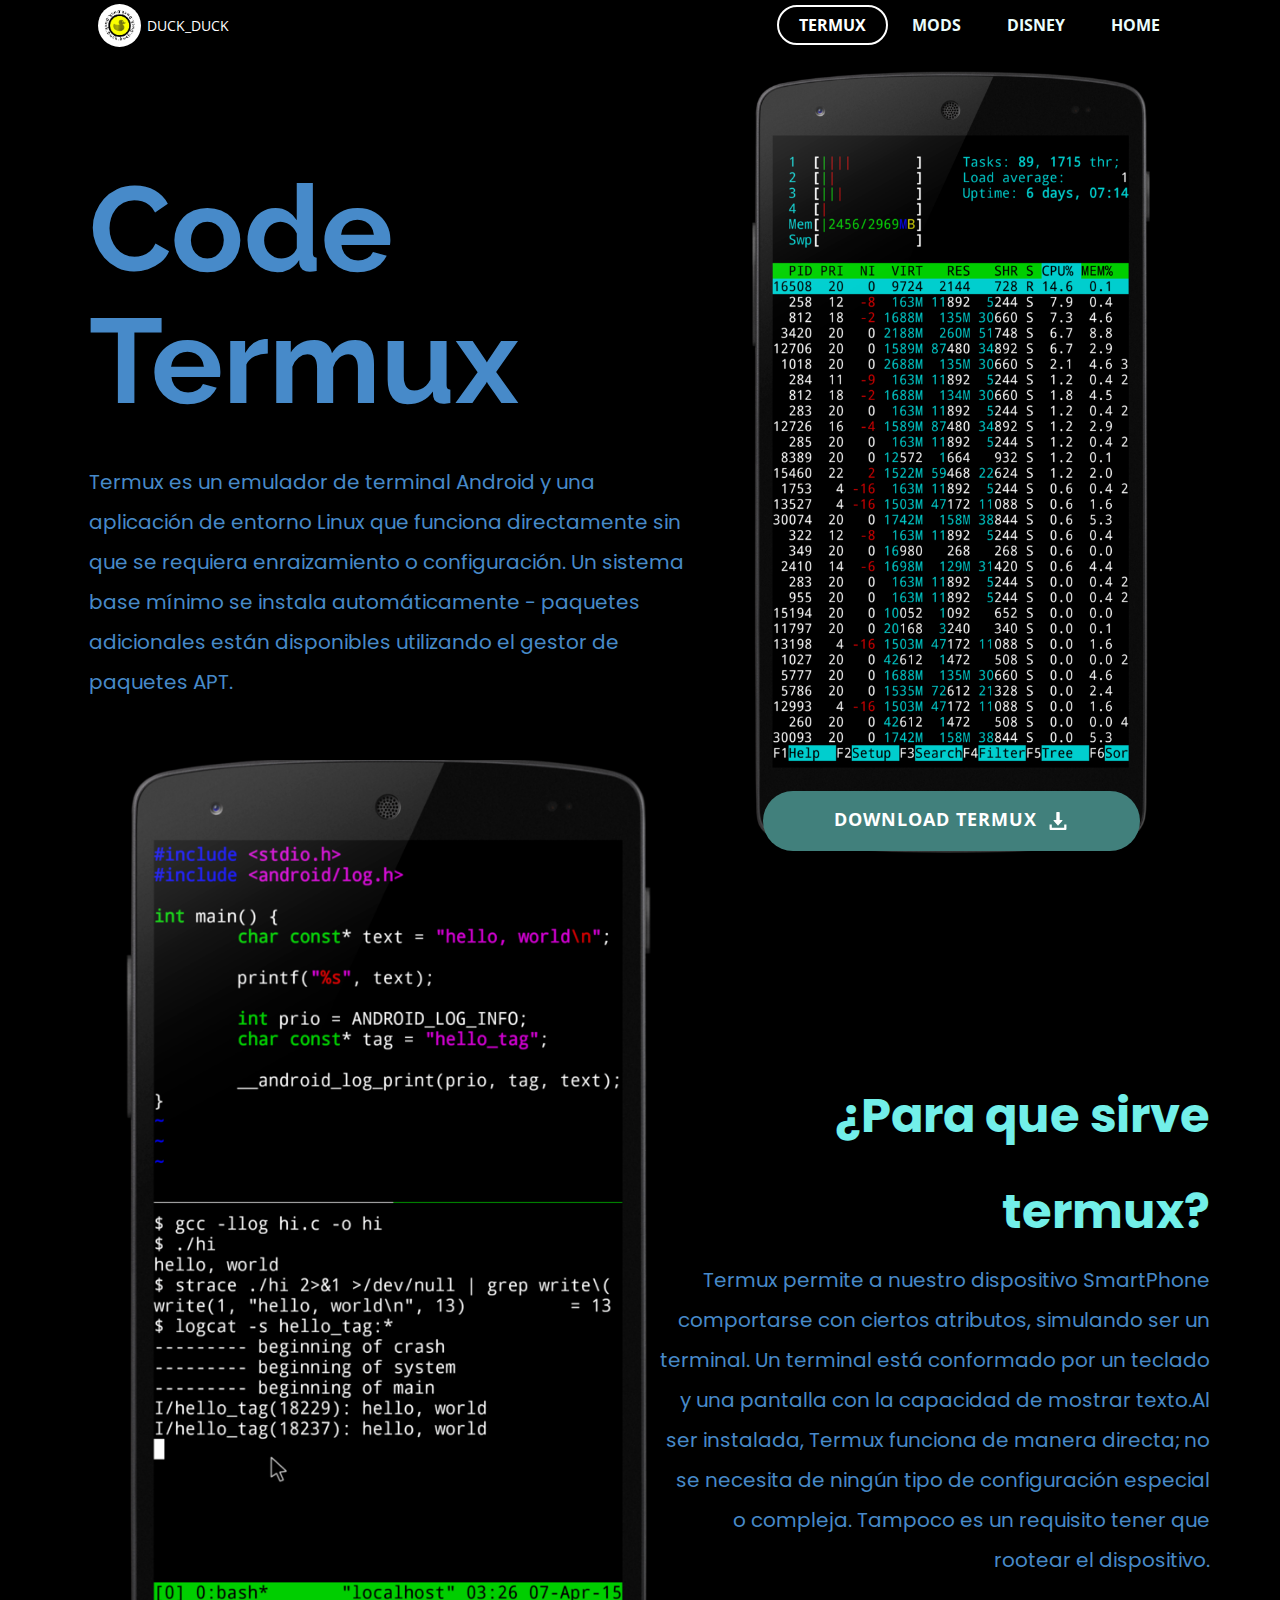
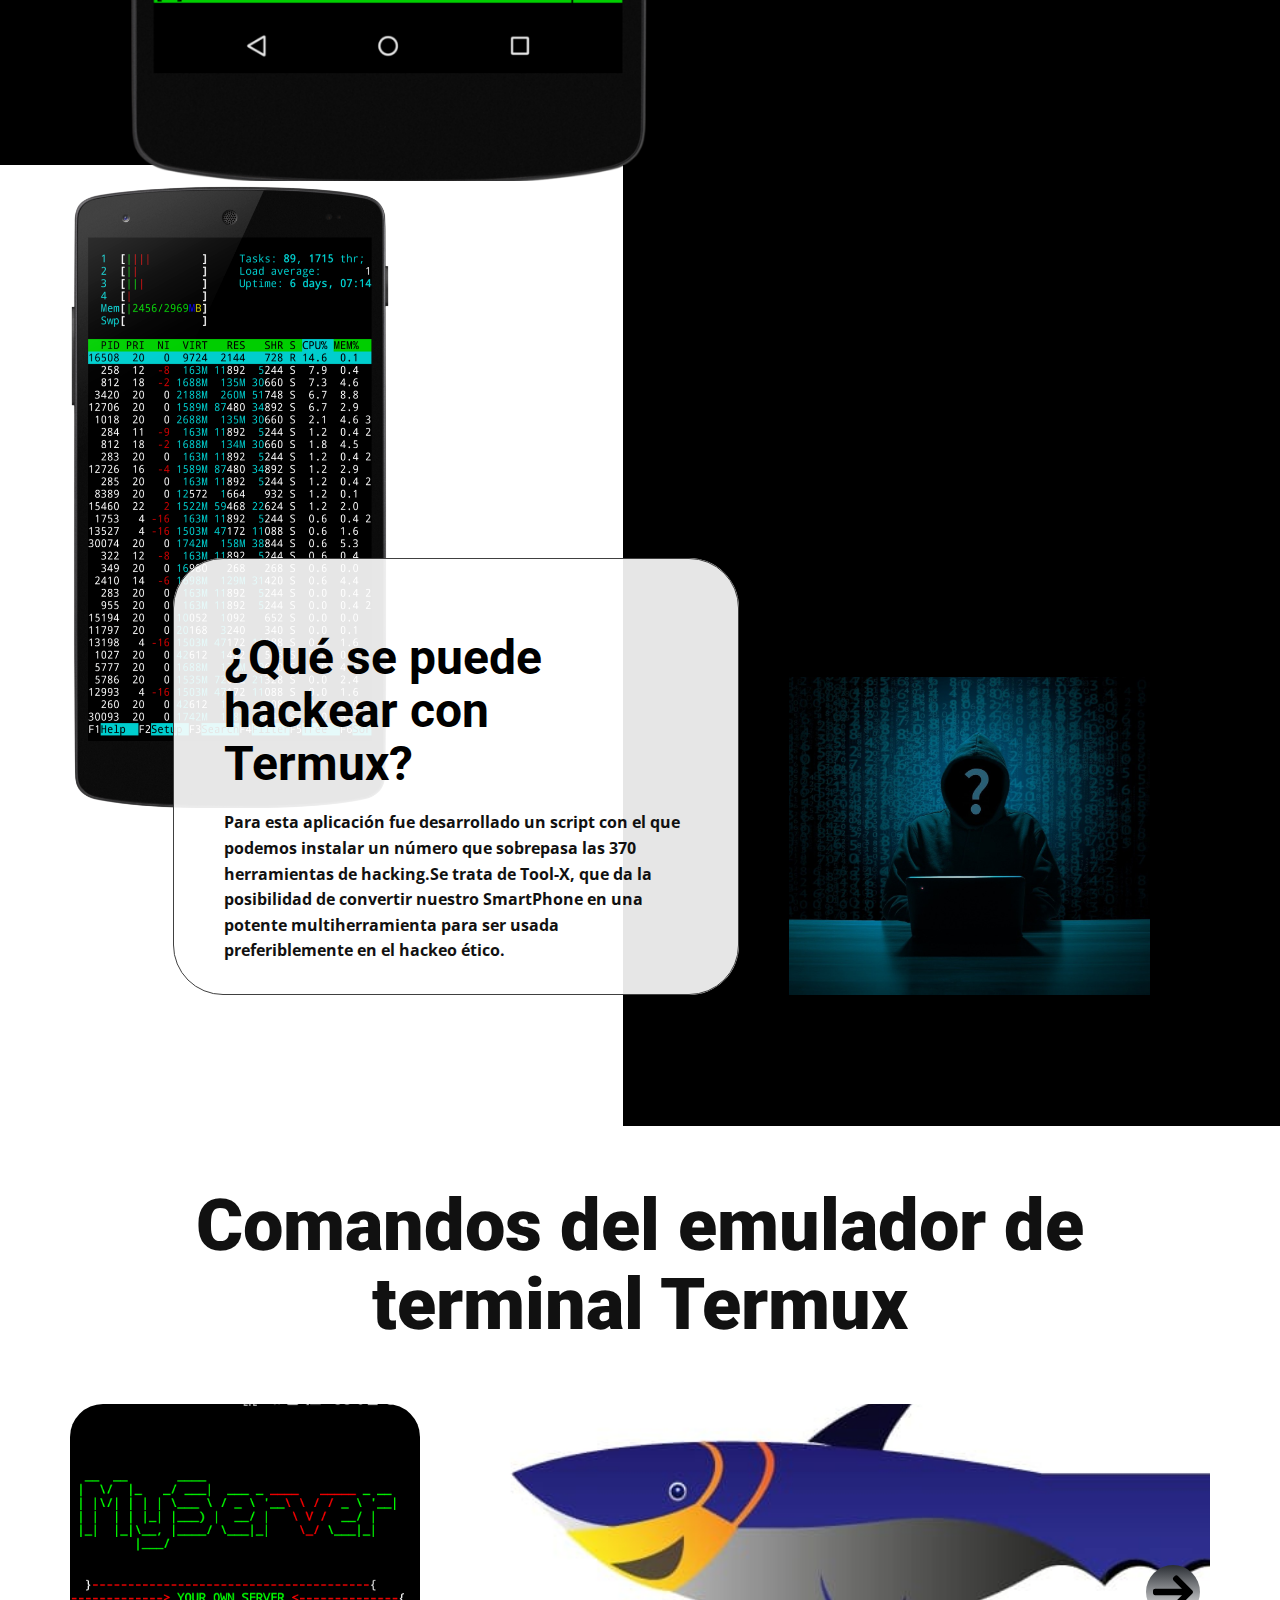
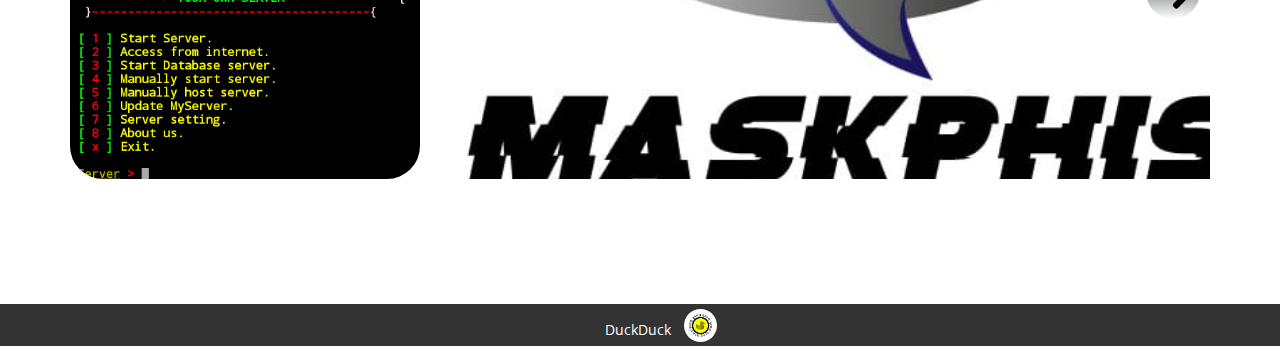
<file: index.html>
<!DOCTYPE html>
<html style="font-size: 16px;" lang="es">
  <head>
    <meta name="viewport" content="width=device-width, initial-scale=1.0">
    <meta charset="utf-8">
    <meta name="keywords" content="">
    <meta name="description" content="">
    <meta name="page_type" content="np-template-header-footer-from-plugin">
    <title>Termux</title>
    <link rel="stylesheet" href="nicepage.css" media="screen">
<link rel="stylesheet" href="Termux.css" media="screen">
    <script class="u-script" type="text/javascript" src="jquery.js" defer=""></script>
    <script class="u-script" type="text/javascript" src="nicepage.js" defer=""></script>
    <meta name="generator" content="Nicepage 3.21.3, nicepage.com">
    <link id="u-theme-google-font" rel="stylesheet" href="https://fonts.googleapis.com/css?family=Roboto:100,100i,300,300i,400,400i,500,500i,700,700i,900,900i|Open+Sans:300,300i,400,400i,600,600i,700,700i,800,800i">
    <link id="u-page-google-font" rel="stylesheet" href="https://fonts.googleapis.com/css?family=Raleway:100,100i,200,200i,300,300i,400,400i,500,500i,600,600i,700,700i,800,800i,900,900i|Poppins:100,100i,200,200i,300,300i,400,400i,500,500i,600,600i,700,700i,800,800i,900,900i">
    
    
    
    
    
    <script type="application/ld+json">{
		"@context": "http://schema.org",
		"@type": "Organization",
		"name": "Site1"
}</script>
    <meta name="theme-color" content="#478ac9">
    <meta property="og:title" content="Termux">
    <meta property="og:description" content="">
    <meta property="og:type" content="website">
  </head>
  <body data-home-page="Termux.html" data-home-page-title="Termux" class="u-body"><header class="u-black u-header u-sticky u-sticky-8145" id="sec-2479" data-animation-name="" data-animation-duration="0" data-animation-delay="0" data-animation-direction=""><div class="u-clearfix u-sheet u-valign-middle-lg u-valign-middle-xl u-sheet-1">
        <nav data-position="" class="u-menu u-menu-dropdown u-offcanvas u-menu-1">
          <div class="menu-collapse" style="font-size: 1rem; letter-spacing: 0px; font-weight: 700; text-transform: uppercase;">
            <a class="u-button-style u-custom-active-border-color u-custom-active-color u-custom-border u-custom-border-color u-custom-border-radius u-custom-borders u-custom-hover-border-color u-custom-hover-color u-custom-left-right-menu-spacing u-custom-padding-bottom u-custom-text-active-color u-custom-text-color u-custom-text-hover-color u-custom-top-bottom-menu-spacing u-nav-link" href="#" style="padding: 2px 0px; font-size: calc(1em + 4px);">
              <svg><use xmlns:xlink="http://www.w3.org/1999/xlink" xlink:href="#menu-hamburger"></use></svg>
              <svg version="1.1" xmlns="http://www.w3.org/2000/svg" xmlns:xlink="http://www.w3.org/1999/xlink"><defs><symbol id="menu-hamburger" viewBox="0 0 16 16" style="width: 16px; height: 16px;"><rect y="1" width="16" height="2"></rect><rect y="7" width="16" height="2"></rect><rect y="13" width="16" height="2"></rect>
</symbol>
</defs></svg>
            </a>
          </div>
          <div class="u-custom-menu u-nav-container">
            <ul class="u-nav u-spacing-2 u-unstyled u-nav-1"><li class="u-nav-item"><a class="u-border-2 u-border-active-white u-border-hover-palette-1-light-3 u-button-style u-nav-link u-radius-50 u-text-active-white u-text-hover-palette-5-light-2 u-text-palette-4-light-3" href="Termux.html" style="padding: 10px 20px;">Termux</a>
</li><li class="u-nav-item"><a class="u-border-2 u-border-active-white u-border-hover-palette-1-light-3 u-button-style u-nav-link u-radius-50 u-text-active-white u-text-hover-palette-5-light-2 u-text-palette-4-light-3" href="Mods.html" style="padding: 10px 20px;">Mods</a>
</li><li class="u-nav-item"><a class="u-border-2 u-border-active-white u-border-hover-palette-1-light-3 u-button-style u-nav-link u-radius-50 u-text-active-white u-text-hover-palette-5-light-2 u-text-palette-4-light-3" href="Disney.html" style="padding: 10px 20px;">Disney</a>
</li><li class="u-nav-item"><a class="u-border-2 u-border-active-white u-border-hover-palette-1-light-3 u-button-style u-nav-link u-radius-50 u-text-active-white u-text-hover-palette-5-light-2 u-text-palette-4-light-3" href="Home.html" style="padding: 10px 20px;">Home</a>
</li></ul>
          </div>
          <div class="u-custom-menu u-nav-container-collapse">
            <div class="u-black u-container-style u-inner-container-layout u-opacity u-opacity-95 u-sidenav">
              <div class="u-sidenav-overflow">
                <div class="u-menu-close"></div>
                <ul class="u-align-center u-nav u-popupmenu-items u-unstyled u-nav-2"><li class="u-nav-item"><a class="u-button-style u-nav-link" href="Termux.html" style="padding: 10px 20px;">Termux</a>
</li><li class="u-nav-item"><a class="u-button-style u-nav-link" href="Mods.html" style="padding: 10px 20px;">Mods</a>
</li><li class="u-nav-item"><a class="u-button-style u-nav-link" href="Disney.html" style="padding: 10px 20px;">Disney</a>
</li><li class="u-nav-item"><a class="u-button-style u-nav-link" href="Home.html" style="padding: 10px 20px;">Home</a>
</li></ul>
              </div>
            </div>
            <div class="u-black u-menu-overlay u-opacity u-opacity-70"></div>
          </div>
        </nav>
        <div class="u-image u-image-circle u-image-1" alt="" data-image-width="283" data-image-height="241"></div>
        <p class="u-small-text u-text u-text-default u-text-variant u-text-1">DUCK_DUCK</p>
      </div></header>
    <section class="u-black u-clearfix u-section-1" id="carousel_b8b3">
      <div class="u-clearfix u-sheet u-sheet-1">
        <img class="u-image u-image-round u-radius-20 u-image-1" src="images/htop_framed.png" alt="" data-image-width="610" data-image-height="1200">
        <div class="u-container-style u-expanded-width-sm u-expanded-width-xs u-group u-group-1">
          <div class="u-container-layout u-valign-bottom-sm u-valign-bottom-xs u-container-layout-1">
            <h2 class="u-align-left u-custom-font u-font-raleway u-text u-text-palette-1-base u-text-1">Code Termux</h2>
            <p class="u-align-center-xs u-align-left-lg u-align-left-md u-align-left-xl u-align-right-sm u-custom-font u-text u-text-palette-1-base u-text-2"> Termux es un&nbsp;emulador de terminal Android y una aplicación de entorno Linux&nbsp;que funciona directamente sin que se requiera enraizamiento o configuración. Un sistema base mínimo se instala automáticamente - paquetes adicionales están disponibles utilizando el gestor de paquetes APT.</p>
            <img class="u-expanded-width-xs u-image u-image-default u-image-2" src="images/hello_framed.png" alt="" data-image-width="610" data-image-height="1200">
          </div>
        </div>
        <p class="u-align-center-sm u-align-center-xs u-align-right-lg u-align-right-md u-align-right-xl u-custom-font u-text u-text-palette-1-base u-text-3">
          <span class="u-text-palette-4-light-1" style="font-weight: 700; font-size: 3rem;">¿Para que sirve termux?</span>
          <br>Termux permite a nuestro dispositivo SmartPhone comportarse con ciertos atributos, simulando ser un terminal. Un terminal está conformado por un teclado y una pantalla con la capacidad de mostrar texto.Al ser instalada, Termux funciona de manera directa; no se necesita de ningún tipo de configuración especial o compleja. Tampoco es un requisito tener que rootear el dispositivo.<br>
          <br>
        </p>
        <a href="https://play.google.com/store/apps/details?id=com.termux&amp;hl=en_IN&amp;gl=US" class="u-active-palette-1-base u-border-none u-btn u-btn-round u-button-style u-hover-palette-1-base u-palette-4-dark-2 u-radius-42 u-text-active-white u-text-body-alt-color u-text-hover-white u-btn-1">Download termux&nbsp;&nbsp;<span class="u-icon u-icon-1"><svg class="u-svg-content" viewBox="0 0 512 512" x="0px" y="0px" style="width: 1em; height: 1em;"><g><g><path d="M382.56,233.376C379.968,227.648,374.272,224,368,224h-64V16c0-8.832-7.168-16-16-16h-64c-8.832,0-16,7.168-16,16v208h-64    c-6.272,0-11.968,3.68-14.56,9.376c-2.624,5.728-1.6,12.416,2.528,17.152l112,128c3.04,3.488,7.424,5.472,12.032,5.472    c4.608,0,8.992-2.016,12.032-5.472l112-128C384.192,245.824,385.152,239.104,382.56,233.376z"></path>
</g>
</g><g><g><path d="M432,352v96H80v-96H16v128c0,17.696,14.336,32,32,32h416c17.696,0,32-14.304,32-32V352H432z"></path>
</g>
</g></svg><img></span>
        </a>
      </div>
    </section>
    <section class="u-clearfix u-valign-middle-sm u-valign-middle-xs u-section-2" id="carousel_98b5">
      <div class="u-black u-shape u-shape-rectangle u-shape-1"></div>
      <img class="u-image u-image-1" src="images/htop_framed.png" data-image-width="610" data-image-height="1200">
      <div class="u-clearfix u-gutter-50 u-layout-wrap u-layout-wrap-1">
        <div class="u-layout">
          <div class="u-layout-row">
            <div class="u-size-36">
              <div class="u-layout-col">
                <div class="u-container-style u-layout-cell u-left-cell u-opacity u-opacity-90 u-radius-50 u-shape-round u-size-60 u-white u-layout-cell-1">
                  <div class="u-border-1 u-border-grey-75 u-container-layout u-container-layout-1">
                    <h1 class="u-text u-text-black u-text-default u-text-1"> ¿Qué se puede hackear con Termux?</h1>
                    <p class="u-text u-text-2"> Para esta aplicación fue desarrollado un script con el que podemos instalar un número que sobrepasa las 370 herramientas de hacking.Se trata de Tool-X, que da la posibilidad de convertir nuestro SmartPhone en una potente multiherramienta para ser usada preferiblemente en el hackeo ético. </p>
                  </div>
                </div>
              </div>
            </div>
            <div class="u-size-24">
              <div class="u-layout-col">
                <div class="u-container-style u-hidden-sm u-hidden-xs u-layout-cell u-right-cell u-size-30 u-layout-cell-2">
                  <div class="u-container-layout u-container-layout-2"></div>
                </div>
                <div class="u-container-style u-image u-layout-cell u-right-cell u-size-30 u-image-2" data-image-width="1280" data-image-height="985">
                  <div class="u-container-layout u-container-layout-3"></div>
                </div>
              </div>
            </div>
          </div>
        </div>
      </div>
    </section>
    <section class="u-align-center u-clearfix u-white u-section-3" id="sec-92ee">
      <div class="u-clearfix u-sheet u-valign-middle u-sheet-1">
        <h1 class="u-text u-text-default u-title u-text-1" data-animation-name="fadeIn" data-animation-duration="1000" data-animation-delay="0" data-animation-direction=""> Comandos del emulador de terminal Termux</h1>
      </div>
    </section>
    <section class="u-clearfix u-section-4" id="sec-8b41">
      <div class="u-clearfix u-sheet u-sheet-1">
        <div class="pointer-event u-expanded-width u-gallery u-layout-horizontal u-lightbox u-no-transition u-show-text-on-hover u-gallery-1" id="carousel-2036">
          <div class="u-gallery-inner u-gallery-inner-1" role="listbox"><div class="u-effect-fade u-effect-hover-zoomOut u-gallery-item u-radius-33 u-shape-round u-gallery-item-1" data-href="http://fumacrom.com/1J7CS" data-target="_blank"><div class="u-back-slide u-back-slide-1" data-image-width="540" data-image-height="579"><img class="u-back-image" src="images/descarga11.png">
</div><div class="u-over-slide u-shading u-over-slide-1"><h3 class="u-gallery-heading"></h3><p class="u-gallery-text"></p>
</div>
</div><div class="u-effect-fade u-effect-hover-zoomOut u-gallery-item u-radius-33 u-shape-round u-gallery-item-2" data-href="http://fumacrom.com/1J7ls"><div class="u-back-slide u-back-slide-2" data-image-width="800" data-image-height="305"><img class="u-back-image" src="images/68747470733a2f2f692e696d6775722e636f6d2f706c70336c4a752e6a7067.jpg">
</div><div class="u-over-slide u-shading u-over-slide-2"><h3 class="u-gallery-heading"></h3><p class="u-gallery-text"></p>
</div>
</div><div class="u-effect-fade u-effect-hover-zoomOut u-gallery-item u-radius-33 u-shape-round u-gallery-item-3" data-href="http://fumacrom.com/1J81L"><div class="u-back-slide u-back-slide-3" data-image-width="540" data-image-height="389"><img class="u-back-image u-back-image-3" src="images/Screenshot_2019-12-01-12-10-02-1.png">
</div><div class="u-over-slide u-shading u-over-slide-3"><h3 class="u-gallery-heading"></h3><p class="u-gallery-text"></p>
</div>
</div><div class="u-effect-fade u-effect-hover-zoomOut u-gallery-item u-radius-33 u-shape-round u-gallery-item-4" data-href="http://fumacrom.com/1J7jm"><div class="u-back-slide u-back-slide-4" data-image-width="834" data-image-height="608"><img class="u-back-image" src="images/descarga2.png">
</div><div class="u-over-slide u-shading u-over-slide-4"><h3 class="u-gallery-heading"></h3><p class="u-gallery-text"></p>
</div>
</div><div class="u-effect-fade u-effect-hover-zoomOut u-gallery-item u-radius-33 u-shape-round u-gallery-item-5" data-href="http://fumacrom.com/1J7rP"><div class="u-back-slide u-back-slide-5" data-image-width="608" data-image-height="590"><img class="u-back-image" src="images/98481521-0a7c8880-2225-11eb-9961-a05fdf510684.png">
</div><div class="u-over-slide u-shading u-over-slide-5"><h3 class="u-gallery-heading"></h3><p class="u-gallery-text"></p>
</div>
</div><div class="u-effect-fade u-effect-hover-zoomOut u-gallery-item u-radius-33 u-shape-round u-gallery-item-6" data-href="http://fumacrom.com/1J7Nv"><div class="u-back-slide u-back-slide-6" data-image-width="540" data-image-height="555"><img class="u-back-image" src="images/descarga3.png">
</div><div class="u-over-slide u-shading u-over-slide-6"><h3 class="u-gallery-heading"></h3><p class="u-gallery-text"></p>
</div>
</div><div class="u-effect-fade u-effect-hover-zoomOut u-gallery-item u-radius-33 u-shape-round u-gallery-item-7" data-image-width="3863" data-image-height="2173" data-href="http://fumacrom.com/1J7aT"><div class="u-back-slide u-back-slide-7"><img class="u-back-image" src="images/logo.jpg">
</div><div class="u-over-slide u-shading u-over-slide-7"><h3 class="u-gallery-heading"></h3><p class="u-gallery-text"></p>
</div>
</div><div class="u-effect-fade u-effect-hover-zoomOut u-gallery-item u-radius-33 u-shape-round u-gallery-item-8" data-image-width="720" data-image-height="680" data-href="http://fumacrom.com/1J7ZG"><div class="u-back-slide u-back-slide-8"><img class="u-back-image" src="images/96586335-b3267080-1295-11eb-9a51-43343da80f35.jpg">
</div><div class="u-over-slide u-shading u-over-slide-8"><h3 class="u-gallery-heading"></h3><p class="u-gallery-text"></p>
</div>
</div></div>
          <a class="u-gallery-nav u-gallery-nav-prev u-gradient u-icon-circle u-opacity u-opacity-70 u-spacing-7 u-text-black u-gallery-nav-1" href="#" role="button">
            <span aria-hidden="true">
              <svg viewBox="0 0 492 492"><path d="M464.344,207.418l0.768,0.168H135.888l103.496-103.724c5.068-5.064,7.848-11.924,7.848-19.124
	c0-7.2-2.78-14.012-7.848-19.088L223.28,49.538c-5.064-5.064-11.812-7.864-19.008-7.864c-7.2,0-13.952,2.78-19.016,7.844
	L7.844,226.914C2.76,231.998-0.02,238.77,0,245.974c-0.02,7.244,2.76,14.02,7.844,19.096l177.412,177.412
	c5.064,5.06,11.812,7.844,19.016,7.844c7.196,0,13.944-2.788,19.008-7.844l16.104-16.112c5.068-5.056,7.848-11.808,7.848-19.008
	c0-7.196-2.78-13.592-7.848-18.652L134.72,284.406h329.992c14.828,0,27.288-12.78,27.288-27.6v-22.788
	C492,219.198,479.172,207.418,464.344,207.418z"></path></svg>
            </span>
            <span class="sr-only">
              <svg viewBox="0 0 492 492"><path d="M464.344,207.418l0.768,0.168H135.888l103.496-103.724c5.068-5.064,7.848-11.924,7.848-19.124
	c0-7.2-2.78-14.012-7.848-19.088L223.28,49.538c-5.064-5.064-11.812-7.864-19.008-7.864c-7.2,0-13.952,2.78-19.016,7.844
	L7.844,226.914C2.76,231.998-0.02,238.77,0,245.974c-0.02,7.244,2.76,14.02,7.844,19.096l177.412,177.412
	c5.064,5.06,11.812,7.844,19.016,7.844c7.196,0,13.944-2.788,19.008-7.844l16.104-16.112c5.068-5.056,7.848-11.808,7.848-19.008
	c0-7.196-2.78-13.592-7.848-18.652L134.72,284.406h329.992c14.828,0,27.288-12.78,27.288-27.6v-22.788
	C492,219.198,479.172,207.418,464.344,207.418z"></path></svg>
            </span>
          </a>
          <a class="u-absolute-vcenter u-gallery-nav u-gallery-nav-next u-gradient u-icon-circle u-opacity u-opacity-70 u-spacing-7 u-text-black u-gallery-nav-2" href="#" role="button">
            <span aria-hidden="true">
              <svg viewBox="0 0 492.004 492.004"><path d="M484.14,226.886L306.46,49.202c-5.072-5.072-11.832-7.856-19.04-7.856c-7.216,0-13.972,2.788-19.044,7.856l-16.132,16.136
	c-5.068,5.064-7.86,11.828-7.86,19.04c0,7.208,2.792,14.2,7.86,19.264L355.9,207.526H26.58C11.732,207.526,0,219.15,0,234.002
	v22.812c0,14.852,11.732,27.648,26.58,27.648h330.496L252.248,388.926c-5.068,5.072-7.86,11.652-7.86,18.864
	c0,7.204,2.792,13.88,7.86,18.948l16.132,16.084c5.072,5.072,11.828,7.836,19.044,7.836c7.208,0,13.968-2.8,19.04-7.872
	l177.68-177.68c5.084-5.088,7.88-11.88,7.86-19.1C492.02,238.762,489.228,231.966,484.14,226.886z"></path></svg>
            </span>
            <span class="sr-only">
              <svg viewBox="0 0 492.004 492.004"><path d="M484.14,226.886L306.46,49.202c-5.072-5.072-11.832-7.856-19.04-7.856c-7.216,0-13.972,2.788-19.044,7.856l-16.132,16.136
	c-5.068,5.064-7.86,11.828-7.86,19.04c0,7.208,2.792,14.2,7.86,19.264L355.9,207.526H26.58C11.732,207.526,0,219.15,0,234.002
	v22.812c0,14.852,11.732,27.648,26.58,27.648h330.496L252.248,388.926c-5.068,5.072-7.86,11.652-7.86,18.864
	c0,7.204,2.792,13.88,7.86,18.948l16.132,16.084c5.072,5.072,11.828,7.836,19.044,7.836c7.208,0,13.968-2.8,19.04-7.872
	l177.68-177.68c5.084-5.088,7.88-11.88,7.86-19.1C492.02,238.762,489.228,231.966,484.14,226.886z"></path></svg>
            </span>
          </a>
        </div>
      </div>
    </section>
    
    
    <footer class="u-align-center u-clearfix u-footer u-grey-80 u-footer" id="sec-d262"><div class="u-clearfix u-sheet u-sheet-1">
        <p class="u-small-text u-text u-text-variant u-text-1">DuckDuck&nbsp;</p>
        <div class="u-image u-image-circle u-image-1" alt="" data-image-width="283" data-image-height="241"></div>
      </div></footer>
    
  </body>
</html>
</file>
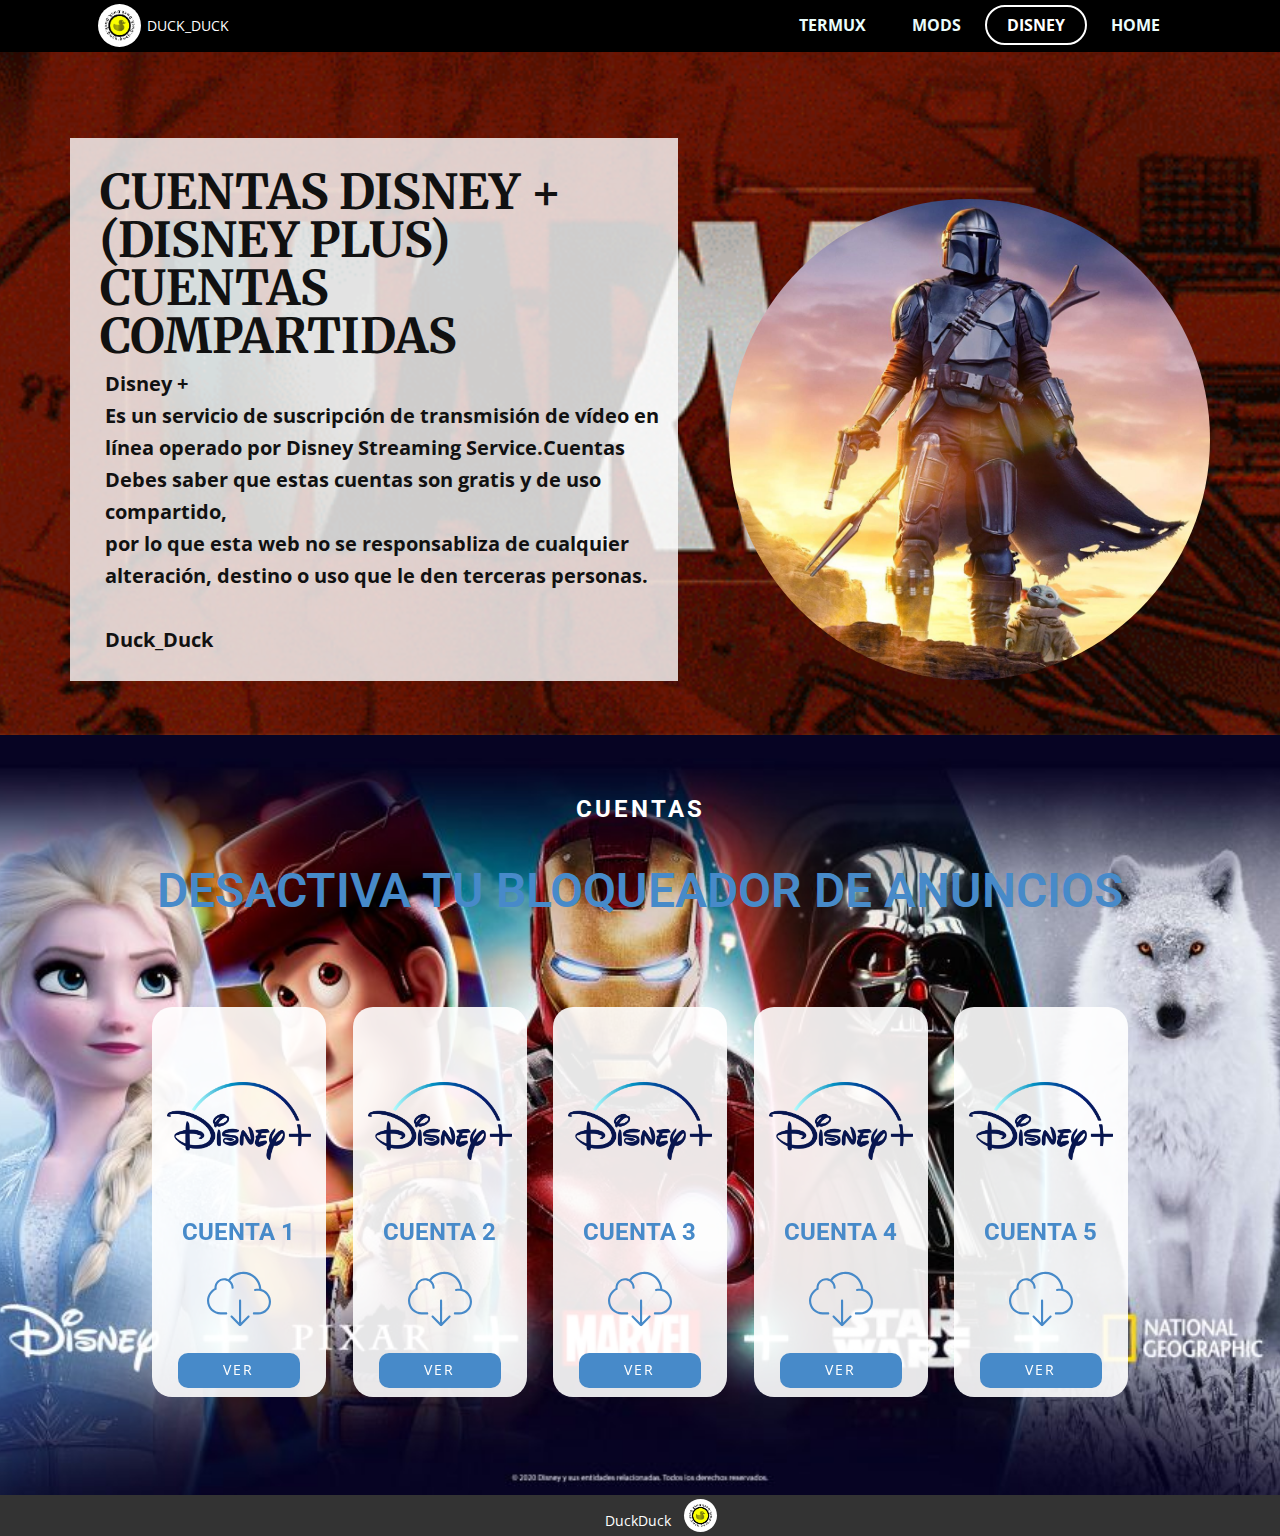
<file: Disney.html>
<!DOCTYPE html>
<html style="font-size: 16px;" lang="es">
  <head>
    <meta name="viewport" content="width=device-width, initial-scale=1.0">
    <meta charset="utf-8">
    <meta name="keywords" content="">
    <meta name="description" content="">
    <meta name="page_type" content="np-template-header-footer-from-plugin">
    <title>Disney</title>
    <link rel="stylesheet" href="nicepage.css" media="screen">
<link rel="stylesheet" href="Disney.css" media="screen">
    <script class="u-script" type="text/javascript" src="jquery.js" defer=""></script>
    <script class="u-script" type="text/javascript" src="nicepage.js" defer=""></script>
    <meta name="generator" content="Nicepage 3.21.3, nicepage.com">
    <link id="u-theme-google-font" rel="stylesheet" href="https://fonts.googleapis.com/css?family=Roboto:100,100i,300,300i,400,400i,500,500i,700,700i,900,900i|Open+Sans:300,300i,400,400i,600,600i,700,700i,800,800i">
    <link id="u-page-google-font" rel="stylesheet" href="https://fonts.googleapis.com/css?family=Merriweather:300,300i,400,400i,700,700i,900,900i">
    
    
    
    <script type="application/ld+json">{
		"@context": "http://schema.org",
		"@type": "Organization",
		"name": "Site1"
}</script>
    <meta name="theme-color" content="#478ac9">
    <meta property="og:title" content="Disney">
    <meta property="og:description" content="">
    <meta property="og:type" content="website">
  </head>
  <body class="u-body"><header class="u-black u-header u-sticky u-sticky-8145" id="sec-2479" data-animation-name="" data-animation-duration="0" data-animation-delay="0" data-animation-direction=""><div class="u-clearfix u-sheet u-valign-middle-lg u-valign-middle-xl u-sheet-1">
        <nav data-position="" class="u-menu u-menu-dropdown u-offcanvas u-menu-1">
          <div class="menu-collapse" style="font-size: 1rem; letter-spacing: 0px; font-weight: 700; text-transform: uppercase;">
            <a class="u-button-style u-custom-active-border-color u-custom-active-color u-custom-border u-custom-border-color u-custom-border-radius u-custom-borders u-custom-hover-border-color u-custom-hover-color u-custom-left-right-menu-spacing u-custom-padding-bottom u-custom-text-active-color u-custom-text-color u-custom-text-hover-color u-custom-top-bottom-menu-spacing u-nav-link" href="#" style="padding: 2px 0px; font-size: calc(1em + 4px);">
              <svg><use xmlns:xlink="http://www.w3.org/1999/xlink" xlink:href="#menu-hamburger"></use></svg>
              <svg version="1.1" xmlns="http://www.w3.org/2000/svg" xmlns:xlink="http://www.w3.org/1999/xlink"><defs><symbol id="menu-hamburger" viewBox="0 0 16 16" style="width: 16px; height: 16px;"><rect y="1" width="16" height="2"></rect><rect y="7" width="16" height="2"></rect><rect y="13" width="16" height="2"></rect>
</symbol>
</defs></svg>
            </a>
          </div>
          <div class="u-custom-menu u-nav-container">
            <ul class="u-nav u-spacing-2 u-unstyled u-nav-1"><li class="u-nav-item"><a class="u-border-2 u-border-active-white u-border-hover-palette-1-light-3 u-button-style u-nav-link u-radius-50 u-text-active-white u-text-hover-palette-5-light-2 u-text-palette-4-light-3" href="Termux.html" style="padding: 10px 20px;">Termux</a>
</li><li class="u-nav-item"><a class="u-border-2 u-border-active-white u-border-hover-palette-1-light-3 u-button-style u-nav-link u-radius-50 u-text-active-white u-text-hover-palette-5-light-2 u-text-palette-4-light-3" href="Mods.html" style="padding: 10px 20px;">Mods</a>
</li><li class="u-nav-item"><a class="u-border-2 u-border-active-white u-border-hover-palette-1-light-3 u-button-style u-nav-link u-radius-50 u-text-active-white u-text-hover-palette-5-light-2 u-text-palette-4-light-3" href="Disney.html" style="padding: 10px 20px;">Disney</a>
</li><li class="u-nav-item"><a class="u-border-2 u-border-active-white u-border-hover-palette-1-light-3 u-button-style u-nav-link u-radius-50 u-text-active-white u-text-hover-palette-5-light-2 u-text-palette-4-light-3" href="Home.html" style="padding: 10px 20px;">Home</a>
</li></ul>
          </div>
          <div class="u-custom-menu u-nav-container-collapse">
            <div class="u-black u-container-style u-inner-container-layout u-opacity u-opacity-95 u-sidenav">
              <div class="u-sidenav-overflow">
                <div class="u-menu-close"></div>
                <ul class="u-align-center u-nav u-popupmenu-items u-unstyled u-nav-2"><li class="u-nav-item"><a class="u-button-style u-nav-link" href="Termux.html" style="padding: 10px 20px;">Termux</a>
</li><li class="u-nav-item"><a class="u-button-style u-nav-link" href="Mods.html" style="padding: 10px 20px;">Mods</a>
</li><li class="u-nav-item"><a class="u-button-style u-nav-link" href="Disney.html" style="padding: 10px 20px;">Disney</a>
</li><li class="u-nav-item"><a class="u-button-style u-nav-link" href="Home.html" style="padding: 10px 20px;">Home</a>
</li></ul>
              </div>
            </div>
            <div class="u-black u-menu-overlay u-opacity u-opacity-70"></div>
          </div>
        </nav>
        <div class="u-image u-image-circle u-image-1" alt="" data-image-width="283" data-image-height="241"></div>
        <p class="u-small-text u-text u-text-default u-text-variant u-text-1">DUCK_DUCK</p>
      </div></header>
    <section class="u-align-center u-black u-clearfix u-section-1" id="carousel_d8c4">
      <img class="u-expanded-width u-image u-image-1" src="images/descarga1.gif" data-image-width="500" data-image-height="267">
      <div class="u-clearfix u-expanded-width-sm u-expanded-width-xs u-gutter-0 u-layout-wrap u-layout-wrap-1">
        <div class="u-gutter-0 u-layout">
          <div class="u-layout-row">
            <div class="u-align-left u-container-style u-layout-cell u-opacity u-opacity-80 u-shape-rectangle u-size-32 u-white u-layout-cell-1">
              <div class="u-container-layout u-container-layout-1">
                <h2 class="u-custom-font u-font-merriweather u-text u-text-1"> CUENTAS DISNEY + (DISNEY PLUS) CUENTAS COMPARTIDAS</h2>
                <p class="u-text u-text-white u-text-2">Disney +&nbsp;<br>Es un servicio de suscripción de transmisión de vídeo en línea operado por Disney Streaming Service.Cuentas&nbsp;<br>Debes saber que estas cuentas son gratis y de uso compartido,<br> por lo que esta web no se responsabliza de cualquier alteración, destino o uso que le den terceras personas.<br>
                  <br>Duck_Duck
                </p>
              </div>
            </div>
            <div class="u-container-style u-layout-cell u-size-28 u-layout-cell-2">
              <div class="u-container-layout u-container-layout-2">
                <div class="u-image u-image-circle u-preserve-proportions u-image-2" alt="" data-image-width="1080" data-image-height="1080" data-animation-name="rotateIn" data-animation-duration="1000" data-animation-delay="0" data-animation-direction=""></div>
              </div>
            </div>
          </div>
        </div>
      </div>
    </section>
    <section class="u-align-center u-clearfix u-image u-section-2" id="carousel_10a4" data-image-width="920" data-image-height="518">
      <div class="u-clearfix u-sheet u-valign-middle-lg u-valign-middle-md u-sheet-1">
        <h4 class="u-text u-text-white u-text-1">CUENTAS</h4>
        <h1 class="u-text u-text-palette-1-base u-text-2">DESACTIVA TU BLOQUEADOR DE ANUNCIOS</h1>
        <div class="u-expanded-width-lg u-expanded-width-md u-expanded-width-sm u-expanded-width-xs u-list u-list-1">
          <div class="u-repeater u-repeater-1">
            <div class="u-align-center u-container-style u-list-item u-opacity u-opacity-90 u-radius-20 u-repeater-item u-shape-round u-white u-list-item-1" data-animation-name="jackInTheBox" data-animation-duration="1000" data-animation-delay="0" data-animation-direction="">
              <div class="u-container-layout u-similar-container u-container-layout-1">
                <img src="images/descarga31.png" alt="" class="u-image u-image-contain u-image-default u-image-1" data-image-width="1000" data-image-height="543">
                <h4 class="u-align-center u-text u-text-default u-text-palette-1-base u-text-3">CUENTA 1</h4><span class="u-icon u-icon-circle u-text-palette-1-base u-icon-1"><svg class="u-svg-link" preserveAspectRatio="xMidYMin slice" viewBox="0 0 60 60" style=""><use xmlns:xlink="http://www.w3.org/1999/xlink" xlink:href="#svg-4864"></use></svg><svg class="u-svg-content" viewBox="0 0 60 60" x="0px" y="0px" id="svg-4864" style="enable-background:new 0 0 60 60;"><g><path d="M50.976,20.694c-0.528-9-7.947-16.194-16.892-16.194c-5.43,0-10.688,2.663-13.945,7.008   c-0.075-0.039-0.154-0.066-0.23-0.102c-0.198-0.096-0.399-0.187-0.604-0.269c-0.114-0.045-0.228-0.086-0.343-0.126   c-0.203-0.071-0.409-0.134-0.619-0.191c-0.115-0.031-0.229-0.063-0.345-0.089c-0.225-0.051-0.455-0.09-0.687-0.125   c-0.101-0.015-0.2-0.035-0.302-0.046C16.677,10.523,16.341,10.5,16,10.5c-4.963,0-9,4.037-9,9c0,0.129,0.008,0.255,0.017,0.381   C2.857,22.148,0,26.899,0,31.654C0,38.737,5.762,44.5,12.845,44.5H18c0.553,0,1-0.447,1-1s-0.447-1-1-1h-5.155   C6.865,42.5,2,37.635,2,31.654c0-4.154,2.705-8.466,6.433-10.253L9,21.13V20.5c0-0.12,0.008-0.242,0.015-0.365l0.011-0.185   l-0.013-0.194C9.007,19.671,9,19.586,9,19.5c0-3.859,3.141-7,7-7c0.309,0,0.614,0.027,0.917,0.067   c0.078,0.01,0.156,0.023,0.233,0.036c0.267,0.044,0.53,0.102,0.789,0.177c0.035,0.01,0.071,0.017,0.106,0.027   c0.285,0.087,0.563,0.197,0.835,0.321c0.071,0.032,0.14,0.067,0.21,0.101c0.24,0.119,0.475,0.249,0.702,0.396   C21.719,14.873,23,17.038,23,19.5c0,0.553,0.447,1,1,1s1-0.447,1-1c0-2.754-1.246-5.219-3.2-6.871   C24.667,8.879,29.388,6.5,34.084,6.5c7.745,0,14.178,6.135,14.849,13.888c-1.021-0.072-2.552-0.109-4.083,0.124   c-0.546,0.083-0.921,0.593-0.838,1.139c0.075,0.495,0.501,0.85,0.987,0.85c0.05,0,0.101-0.004,0.151-0.012   c2.227-0.337,4.548-0.021,4.684-0.002C54.49,23.372,58,27.661,58,32.472C58,38.001,53.501,42.5,47.972,42.5H44   c-0.553,0-1,0.447-1,1s0.447,1,1,1h3.972C54.604,44.5,60,39.104,60,32.472C60,26.983,56.173,22.06,50.976,20.694z"></path><path d="M38.293,45.793L32,52.086V31.5c0-0.553-0.447-1-1-1s-1,0.447-1,1v20.586l-6.293-6.293c-0.391-0.391-1.023-0.391-1.414,0   s-0.391,1.023,0,1.414l7.999,7.999c0.092,0.093,0.203,0.166,0.326,0.217C30.74,55.474,30.87,55.5,31,55.5s0.26-0.026,0.382-0.077   c0.123-0.051,0.234-0.124,0.326-0.217l7.999-7.999c0.391-0.391,0.391-1.023,0-1.414S38.684,45.402,38.293,45.793z"></path>
</g></svg></span>
                <a href="http://fumacrom.com/1T8c5" class="u-active-grey-80 u-border-active-white u-border-hover-white u-btn u-btn-round u-button-style u-hover-grey-80 u-palette-1-base u-radius-10 u-btn-1" target="_blank">Ver</a>
              </div>
            </div>
            <div class="u-align-center u-container-style u-list-item u-opacity u-opacity-90 u-radius-20 u-repeater-item u-shape-round u-video-cover u-white u-list-item-2" data-animation-name="jackInTheBox" data-animation-duration="1000" data-animation-delay="0" data-animation-direction="">
              <div class="u-container-layout u-similar-container u-container-layout-2">
                <img src="images/descarga31.png" alt="" class="u-image u-image-contain u-image-default u-image-2" data-image-width="1000" data-image-height="543">
                <h4 class="u-align-center u-text u-text-default u-text-palette-1-base u-text-4">CUENTA 2</h4><span class="u-icon u-icon-circle u-text-palette-1-base u-icon-2"><svg class="u-svg-link" preserveAspectRatio="xMidYMin slice" viewBox="0 0 60 60" style=""><use xmlns:xlink="http://www.w3.org/1999/xlink" xlink:href="#svg-cf59"></use></svg><svg class="u-svg-content" viewBox="0 0 60 60" x="0px" y="0px" id="svg-cf59" style="enable-background:new 0 0 60 60;"><g><path d="M50.976,20.694c-0.528-9-7.947-16.194-16.892-16.194c-5.43,0-10.688,2.663-13.945,7.008   c-0.075-0.039-0.154-0.066-0.23-0.102c-0.198-0.096-0.399-0.187-0.604-0.269c-0.114-0.045-0.228-0.086-0.343-0.126   c-0.203-0.071-0.409-0.134-0.619-0.191c-0.115-0.031-0.229-0.063-0.345-0.089c-0.225-0.051-0.455-0.09-0.687-0.125   c-0.101-0.015-0.2-0.035-0.302-0.046C16.677,10.523,16.341,10.5,16,10.5c-4.963,0-9,4.037-9,9c0,0.129,0.008,0.255,0.017,0.381   C2.857,22.148,0,26.899,0,31.654C0,38.737,5.762,44.5,12.845,44.5H18c0.553,0,1-0.447,1-1s-0.447-1-1-1h-5.155   C6.865,42.5,2,37.635,2,31.654c0-4.154,2.705-8.466,6.433-10.253L9,21.13V20.5c0-0.12,0.008-0.242,0.015-0.365l0.011-0.185   l-0.013-0.194C9.007,19.671,9,19.586,9,19.5c0-3.859,3.141-7,7-7c0.309,0,0.614,0.027,0.917,0.067   c0.078,0.01,0.156,0.023,0.233,0.036c0.267,0.044,0.53,0.102,0.789,0.177c0.035,0.01,0.071,0.017,0.106,0.027   c0.285,0.087,0.563,0.197,0.835,0.321c0.071,0.032,0.14,0.067,0.21,0.101c0.24,0.119,0.475,0.249,0.702,0.396   C21.719,14.873,23,17.038,23,19.5c0,0.553,0.447,1,1,1s1-0.447,1-1c0-2.754-1.246-5.219-3.2-6.871   C24.667,8.879,29.388,6.5,34.084,6.5c7.745,0,14.178,6.135,14.849,13.888c-1.021-0.072-2.552-0.109-4.083,0.124   c-0.546,0.083-0.921,0.593-0.838,1.139c0.075,0.495,0.501,0.85,0.987,0.85c0.05,0,0.101-0.004,0.151-0.012   c2.227-0.337,4.548-0.021,4.684-0.002C54.49,23.372,58,27.661,58,32.472C58,38.001,53.501,42.5,47.972,42.5H44   c-0.553,0-1,0.447-1,1s0.447,1,1,1h3.972C54.604,44.5,60,39.104,60,32.472C60,26.983,56.173,22.06,50.976,20.694z"></path><path d="M38.293,45.793L32,52.086V31.5c0-0.553-0.447-1-1-1s-1,0.447-1,1v20.586l-6.293-6.293c-0.391-0.391-1.023-0.391-1.414,0   s-0.391,1.023,0,1.414l7.999,7.999c0.092,0.093,0.203,0.166,0.326,0.217C30.74,55.474,30.87,55.5,31,55.5s0.26-0.026,0.382-0.077   c0.123-0.051,0.234-0.124,0.326-0.217l7.999-7.999c0.391-0.391,0.391-1.023,0-1.414S38.684,45.402,38.293,45.793z"></path>
</g></svg></span>
                <a href="http://fumacrom.com/1T8yg" class="u-active-grey-80 u-border-active-white u-border-hover-white u-btn u-btn-round u-button-style u-hover-grey-80 u-palette-1-base u-radius-10 u-btn-2" target="_blank">ver</a>
              </div>
            </div>
            <div class="u-container-style u-list-item u-opacity u-opacity-90 u-radius-20 u-repeater-item u-shape-round u-video-cover u-white u-list-item-3" data-animation-name="jackInTheBox" data-animation-duration="1000" data-animation-delay="0" data-animation-direction="">
              <div class="u-container-layout u-similar-container u-container-layout-3">
                <img src="images/descarga31.png" alt="" class="u-image u-image-contain u-image-default u-image-3" data-image-width="1000" data-image-height="543">
                <h4 class="u-align-center u-text u-text-default u-text-palette-1-base u-text-5">CUENTA 3</h4><span class="u-icon u-icon-circle u-text-palette-1-base u-icon-3"><svg class="u-svg-link" preserveAspectRatio="xMidYMin slice" viewBox="0 0 60 60" style=""><use xmlns:xlink="http://www.w3.org/1999/xlink" xlink:href="#svg-3d54"></use></svg><svg class="u-svg-content" viewBox="0 0 60 60" x="0px" y="0px" id="svg-3d54" style="enable-background:new 0 0 60 60;"><g><path d="M50.976,20.694c-0.528-9-7.947-16.194-16.892-16.194c-5.43,0-10.688,2.663-13.945,7.008   c-0.075-0.039-0.154-0.066-0.23-0.102c-0.198-0.096-0.399-0.187-0.604-0.269c-0.114-0.045-0.228-0.086-0.343-0.126   c-0.203-0.071-0.409-0.134-0.619-0.191c-0.115-0.031-0.229-0.063-0.345-0.089c-0.225-0.051-0.455-0.09-0.687-0.125   c-0.101-0.015-0.2-0.035-0.302-0.046C16.677,10.523,16.341,10.5,16,10.5c-4.963,0-9,4.037-9,9c0,0.129,0.008,0.255,0.017,0.381   C2.857,22.148,0,26.899,0,31.654C0,38.737,5.762,44.5,12.845,44.5H18c0.553,0,1-0.447,1-1s-0.447-1-1-1h-5.155   C6.865,42.5,2,37.635,2,31.654c0-4.154,2.705-8.466,6.433-10.253L9,21.13V20.5c0-0.12,0.008-0.242,0.015-0.365l0.011-0.185   l-0.013-0.194C9.007,19.671,9,19.586,9,19.5c0-3.859,3.141-7,7-7c0.309,0,0.614,0.027,0.917,0.067   c0.078,0.01,0.156,0.023,0.233,0.036c0.267,0.044,0.53,0.102,0.789,0.177c0.035,0.01,0.071,0.017,0.106,0.027   c0.285,0.087,0.563,0.197,0.835,0.321c0.071,0.032,0.14,0.067,0.21,0.101c0.24,0.119,0.475,0.249,0.702,0.396   C21.719,14.873,23,17.038,23,19.5c0,0.553,0.447,1,1,1s1-0.447,1-1c0-2.754-1.246-5.219-3.2-6.871   C24.667,8.879,29.388,6.5,34.084,6.5c7.745,0,14.178,6.135,14.849,13.888c-1.021-0.072-2.552-0.109-4.083,0.124   c-0.546,0.083-0.921,0.593-0.838,1.139c0.075,0.495,0.501,0.85,0.987,0.85c0.05,0,0.101-0.004,0.151-0.012   c2.227-0.337,4.548-0.021,4.684-0.002C54.49,23.372,58,27.661,58,32.472C58,38.001,53.501,42.5,47.972,42.5H44   c-0.553,0-1,0.447-1,1s0.447,1,1,1h3.972C54.604,44.5,60,39.104,60,32.472C60,26.983,56.173,22.06,50.976,20.694z"></path><path d="M38.293,45.793L32,52.086V31.5c0-0.553-0.447-1-1-1s-1,0.447-1,1v20.586l-6.293-6.293c-0.391-0.391-1.023-0.391-1.414,0   s-0.391,1.023,0,1.414l7.999,7.999c0.092,0.093,0.203,0.166,0.326,0.217C30.74,55.474,30.87,55.5,31,55.5s0.26-0.026,0.382-0.077   c0.123-0.051,0.234-0.124,0.326-0.217l7.999-7.999c0.391-0.391,0.391-1.023,0-1.414S38.684,45.402,38.293,45.793z"></path>
</g></svg></span>
                <a href="http://fumacrom.com/1T91n" class="u-active-grey-80 u-border-active-white u-border-hover-white u-btn u-btn-round u-button-style u-hover-grey-80 u-palette-1-base u-radius-10 u-btn-3" target="_blank">ver</a>
              </div>
            </div>
            <div class="u-align-center u-container-style u-list-item u-opacity u-opacity-90 u-radius-20 u-repeater-item u-shape-round u-video-cover u-white u-list-item-4" data-animation-name="jackInTheBox" data-animation-duration="1000" data-animation-delay="0" data-animation-direction="">
              <div class="u-container-layout u-similar-container u-container-layout-4">
                <img src="images/descarga31.png" alt="" class="u-image u-image-contain u-image-default u-image-4" data-image-width="1000" data-image-height="543">
                <h4 class="u-align-center u-text u-text-default u-text-palette-1-base u-text-6">CUENTA 4</h4><span class="u-icon u-icon-circle u-text-palette-1-base u-icon-4"><svg class="u-svg-link" preserveAspectRatio="xMidYMin slice" viewBox="0 0 60 60" style=""><use xmlns:xlink="http://www.w3.org/1999/xlink" xlink:href="#svg-4462"></use></svg><svg class="u-svg-content" viewBox="0 0 60 60" x="0px" y="0px" id="svg-4462" style="enable-background:new 0 0 60 60;"><g><path d="M50.976,20.694c-0.528-9-7.947-16.194-16.892-16.194c-5.43,0-10.688,2.663-13.945,7.008   c-0.075-0.039-0.154-0.066-0.23-0.102c-0.198-0.096-0.399-0.187-0.604-0.269c-0.114-0.045-0.228-0.086-0.343-0.126   c-0.203-0.071-0.409-0.134-0.619-0.191c-0.115-0.031-0.229-0.063-0.345-0.089c-0.225-0.051-0.455-0.09-0.687-0.125   c-0.101-0.015-0.2-0.035-0.302-0.046C16.677,10.523,16.341,10.5,16,10.5c-4.963,0-9,4.037-9,9c0,0.129,0.008,0.255,0.017,0.381   C2.857,22.148,0,26.899,0,31.654C0,38.737,5.762,44.5,12.845,44.5H18c0.553,0,1-0.447,1-1s-0.447-1-1-1h-5.155   C6.865,42.5,2,37.635,2,31.654c0-4.154,2.705-8.466,6.433-10.253L9,21.13V20.5c0-0.12,0.008-0.242,0.015-0.365l0.011-0.185   l-0.013-0.194C9.007,19.671,9,19.586,9,19.5c0-3.859,3.141-7,7-7c0.309,0,0.614,0.027,0.917,0.067   c0.078,0.01,0.156,0.023,0.233,0.036c0.267,0.044,0.53,0.102,0.789,0.177c0.035,0.01,0.071,0.017,0.106,0.027   c0.285,0.087,0.563,0.197,0.835,0.321c0.071,0.032,0.14,0.067,0.21,0.101c0.24,0.119,0.475,0.249,0.702,0.396   C21.719,14.873,23,17.038,23,19.5c0,0.553,0.447,1,1,1s1-0.447,1-1c0-2.754-1.246-5.219-3.2-6.871   C24.667,8.879,29.388,6.5,34.084,6.5c7.745,0,14.178,6.135,14.849,13.888c-1.021-0.072-2.552-0.109-4.083,0.124   c-0.546,0.083-0.921,0.593-0.838,1.139c0.075,0.495,0.501,0.85,0.987,0.85c0.05,0,0.101-0.004,0.151-0.012   c2.227-0.337,4.548-0.021,4.684-0.002C54.49,23.372,58,27.661,58,32.472C58,38.001,53.501,42.5,47.972,42.5H44   c-0.553,0-1,0.447-1,1s0.447,1,1,1h3.972C54.604,44.5,60,39.104,60,32.472C60,26.983,56.173,22.06,50.976,20.694z"></path><path d="M38.293,45.793L32,52.086V31.5c0-0.553-0.447-1-1-1s-1,0.447-1,1v20.586l-6.293-6.293c-0.391-0.391-1.023-0.391-1.414,0   s-0.391,1.023,0,1.414l7.999,7.999c0.092,0.093,0.203,0.166,0.326,0.217C30.74,55.474,30.87,55.5,31,55.5s0.26-0.026,0.382-0.077   c0.123-0.051,0.234-0.124,0.326-0.217l7.999-7.999c0.391-0.391,0.391-1.023,0-1.414S38.684,45.402,38.293,45.793z"></path>
</g></svg></span>
                <a href="http://fumacrom.com/1T93I" class="u-active-grey-80 u-border-active-white u-border-hover-white u-btn u-btn-round u-button-style u-hover-grey-80 u-palette-1-base u-radius-10 u-btn-4" target="_blank">ver</a>
              </div>
            </div>
            <div class="u-align-center u-container-style u-list-item u-opacity u-opacity-90 u-radius-20 u-repeater-item u-shape-round u-video-cover u-white u-list-item-5" data-animation-name="jackInTheBox" data-animation-duration="1000" data-animation-delay="0" data-animation-direction="">
              <div class="u-container-layout u-similar-container u-container-layout-5">
                <img src="images/descarga31.png" alt="" class="u-image u-image-contain u-image-default u-image-5" data-image-width="1000" data-image-height="543">
                <h4 class="u-align-center u-text u-text-default u-text-palette-1-base u-text-7">CUENTA 5</h4><span class="u-icon u-icon-circle u-text-palette-1-base u-icon-5"><svg class="u-svg-link" preserveAspectRatio="xMidYMin slice" viewBox="0 0 60 60" style=""><use xmlns:xlink="http://www.w3.org/1999/xlink" xlink:href="#svg-cae0"></use></svg><svg class="u-svg-content" viewBox="0 0 60 60" x="0px" y="0px" id="svg-cae0" style="enable-background:new 0 0 60 60;"><g><path d="M50.976,20.694c-0.528-9-7.947-16.194-16.892-16.194c-5.43,0-10.688,2.663-13.945,7.008   c-0.075-0.039-0.154-0.066-0.23-0.102c-0.198-0.096-0.399-0.187-0.604-0.269c-0.114-0.045-0.228-0.086-0.343-0.126   c-0.203-0.071-0.409-0.134-0.619-0.191c-0.115-0.031-0.229-0.063-0.345-0.089c-0.225-0.051-0.455-0.09-0.687-0.125   c-0.101-0.015-0.2-0.035-0.302-0.046C16.677,10.523,16.341,10.5,16,10.5c-4.963,0-9,4.037-9,9c0,0.129,0.008,0.255,0.017,0.381   C2.857,22.148,0,26.899,0,31.654C0,38.737,5.762,44.5,12.845,44.5H18c0.553,0,1-0.447,1-1s-0.447-1-1-1h-5.155   C6.865,42.5,2,37.635,2,31.654c0-4.154,2.705-8.466,6.433-10.253L9,21.13V20.5c0-0.12,0.008-0.242,0.015-0.365l0.011-0.185   l-0.013-0.194C9.007,19.671,9,19.586,9,19.5c0-3.859,3.141-7,7-7c0.309,0,0.614,0.027,0.917,0.067   c0.078,0.01,0.156,0.023,0.233,0.036c0.267,0.044,0.53,0.102,0.789,0.177c0.035,0.01,0.071,0.017,0.106,0.027   c0.285,0.087,0.563,0.197,0.835,0.321c0.071,0.032,0.14,0.067,0.21,0.101c0.24,0.119,0.475,0.249,0.702,0.396   C21.719,14.873,23,17.038,23,19.5c0,0.553,0.447,1,1,1s1-0.447,1-1c0-2.754-1.246-5.219-3.2-6.871   C24.667,8.879,29.388,6.5,34.084,6.5c7.745,0,14.178,6.135,14.849,13.888c-1.021-0.072-2.552-0.109-4.083,0.124   c-0.546,0.083-0.921,0.593-0.838,1.139c0.075,0.495,0.501,0.85,0.987,0.85c0.05,0,0.101-0.004,0.151-0.012   c2.227-0.337,4.548-0.021,4.684-0.002C54.49,23.372,58,27.661,58,32.472C58,38.001,53.501,42.5,47.972,42.5H44   c-0.553,0-1,0.447-1,1s0.447,1,1,1h3.972C54.604,44.5,60,39.104,60,32.472C60,26.983,56.173,22.06,50.976,20.694z"></path><path d="M38.293,45.793L32,52.086V31.5c0-0.553-0.447-1-1-1s-1,0.447-1,1v20.586l-6.293-6.293c-0.391-0.391-1.023-0.391-1.414,0   s-0.391,1.023,0,1.414l7.999,7.999c0.092,0.093,0.203,0.166,0.326,0.217C30.74,55.474,30.87,55.5,31,55.5s0.26-0.026,0.382-0.077   c0.123-0.051,0.234-0.124,0.326-0.217l7.999-7.999c0.391-0.391,0.391-1.023,0-1.414S38.684,45.402,38.293,45.793z"></path>
</g></svg></span>
                <a href="http://fumacrom.com/1T95e" class="u-active-grey-80 u-border-active-white u-border-hover-white u-btn u-btn-round u-button-style u-hover-grey-80 u-palette-1-base u-radius-10 u-btn-5" target="_blank">ver</a>
              </div>
            </div>
          </div>
        </div>
      </div>
    </section>
    
    
    <footer class="u-align-center u-clearfix u-footer u-grey-80 u-footer" id="sec-d262"><div class="u-clearfix u-sheet u-sheet-1">
        <p class="u-small-text u-text u-text-variant u-text-1">DuckDuck&nbsp;</p>
        <div class="u-image u-image-circle u-image-1" alt="" data-image-width="283" data-image-height="241"></div>
      </div></footer>
   
  </body>
</html>
</file>
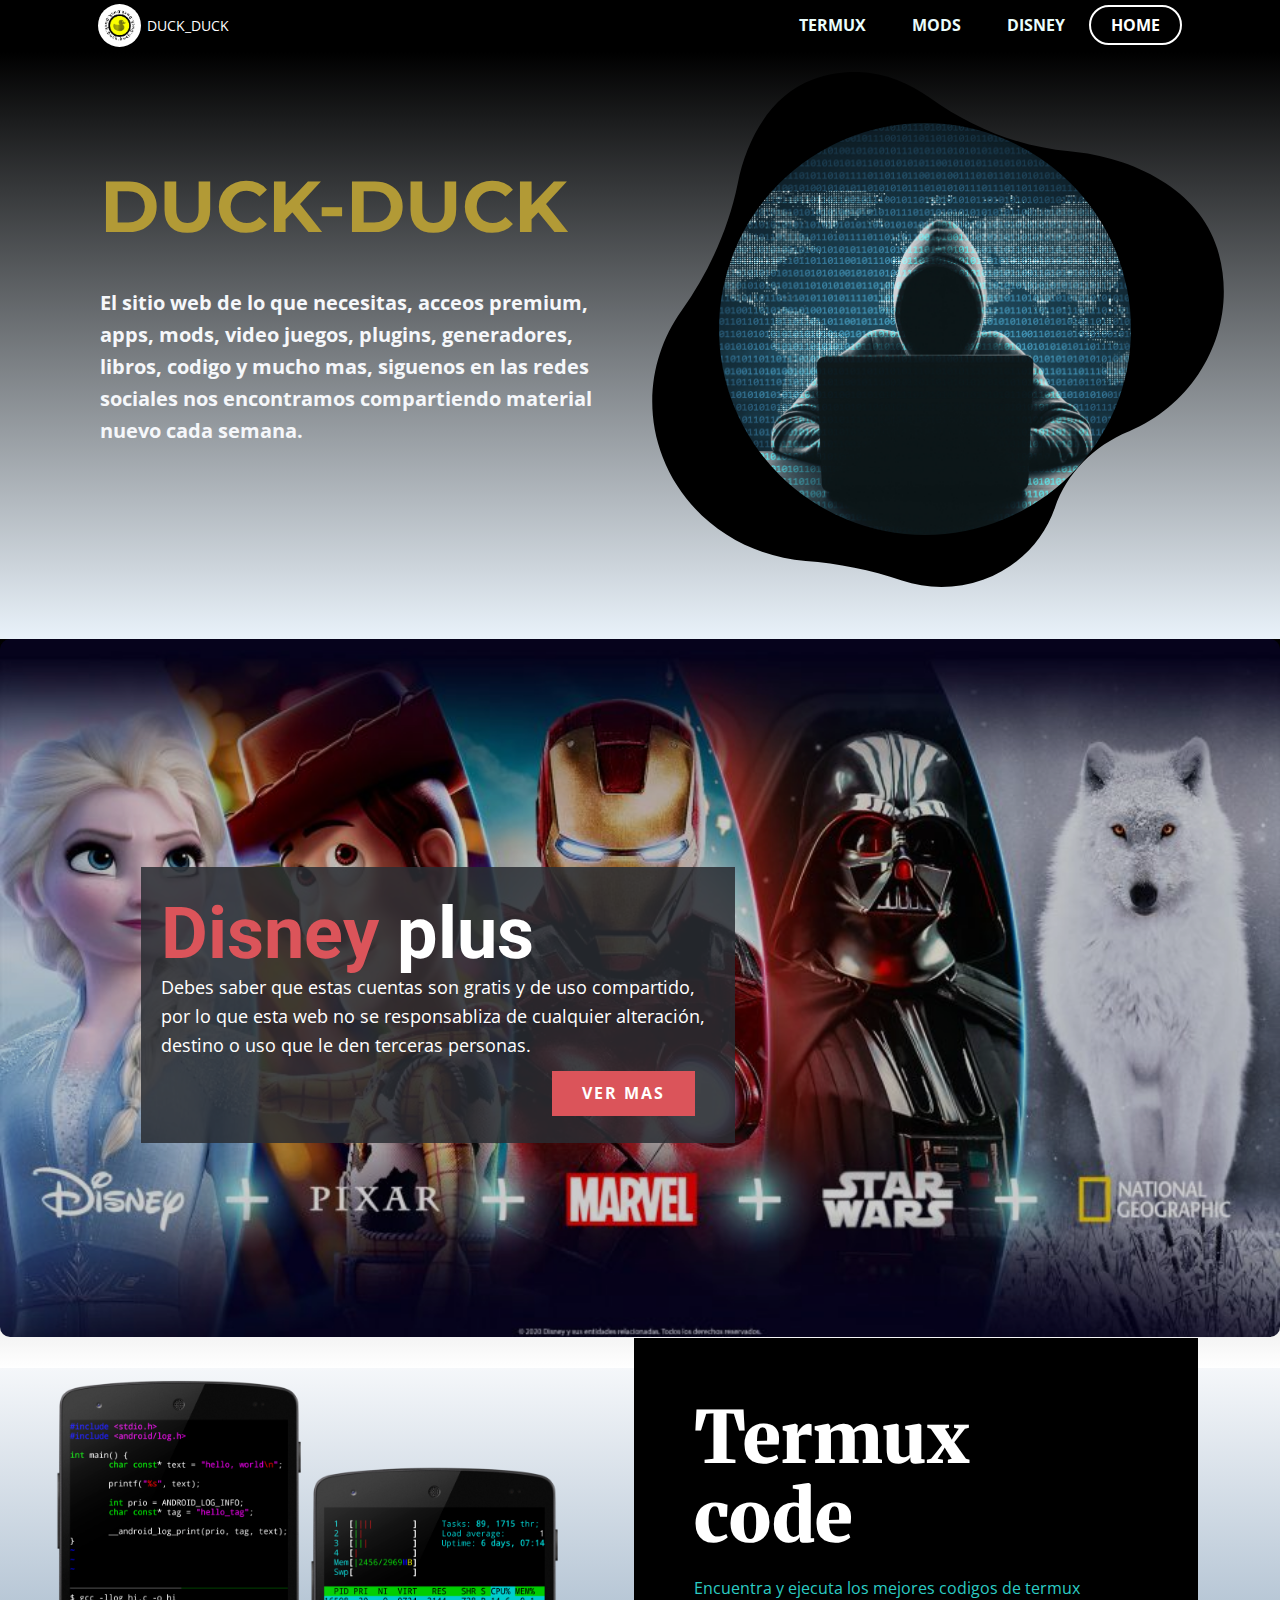
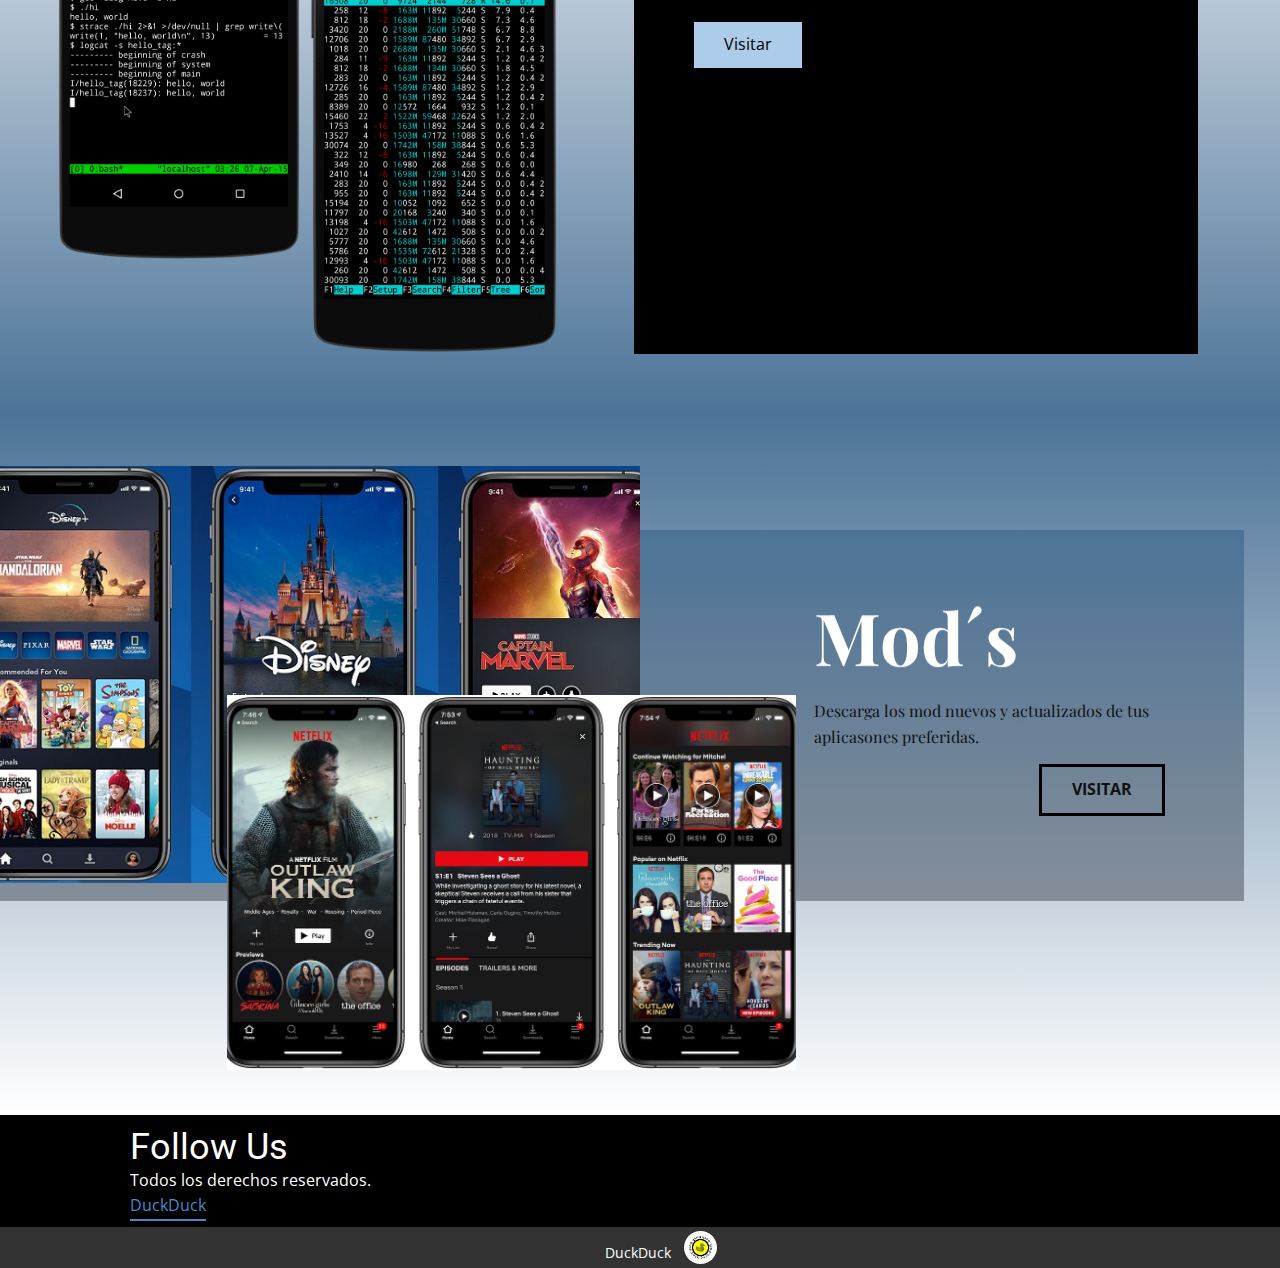
<file: Home.html>
<!DOCTYPE html>
<html style="font-size: 16px;" lang="es">
  <head>
    <meta name="viewport" content="width=device-width, initial-scale=1.0">
    <meta charset="utf-8">
    <meta name="keywords" content="">
    <meta name="description" content="">
    <meta name="page_type" content="np-template-header-footer-from-plugin">
    <title>Home</title>
    <link rel="stylesheet" href="nicepage.css" media="screen">
<link rel="stylesheet" href="Home.css" media="screen">
    <script class="u-script" type="text/javascript" src="jquery.js" defer=""></script>
    <script class="u-script" type="text/javascript" src="nicepage.js" defer=""></script>
    <meta name="generator" content="Nicepage 3.21.3, nicepage.com">
    <link id="u-theme-google-font" rel="stylesheet" href="https://fonts.googleapis.com/css?family=Roboto:100,100i,300,300i,400,400i,500,500i,700,700i,900,900i|Open+Sans:300,300i,400,400i,600,600i,700,700i,800,800i">
    <link id="u-page-google-font" rel="stylesheet" href="https://fonts.googleapis.com/css?family=Montserrat:100,100i,200,200i,300,300i,400,400i,500,500i,600,600i,700,700i,800,800i,900,900i|Merriweather:300,300i,400,400i,700,700i,900,900i|Playfair+Display:400,400i,500,500i,600,600i,700,700i,800,800i,900,900i">
    
    
    
    
    
    
    <script type="application/ld+json">{
		"@context": "http://schema.org",
		"@type": "Organization",
		"name": "Site1"
}</script>
    <meta name="theme-color" content="#478ac9">
    <meta property="og:title" content="Home">
    <meta property="og:description" content="">
    <meta property="og:type" content="website">
  </head>
  <body class="u-body"><header class="u-black u-header u-sticky u-sticky-8145" id="sec-2479" data-animation-name="" data-animation-duration="0" data-animation-delay="0" data-animation-direction=""><div class="u-clearfix u-sheet u-valign-middle-lg u-valign-middle-xl u-sheet-1">
        <nav data-position="" class="u-menu u-menu-dropdown u-offcanvas u-menu-1">
          <div class="menu-collapse" style="font-size: 1rem; letter-spacing: 0px; font-weight: 700; text-transform: uppercase;">
            <a class="u-button-style u-custom-active-border-color u-custom-active-color u-custom-border u-custom-border-color u-custom-border-radius u-custom-borders u-custom-hover-border-color u-custom-hover-color u-custom-left-right-menu-spacing u-custom-padding-bottom u-custom-text-active-color u-custom-text-color u-custom-text-hover-color u-custom-top-bottom-menu-spacing u-nav-link" href="#" style="padding: 2px 0px; font-size: calc(1em + 4px);">
              <svg><use xmlns:xlink="http://www.w3.org/1999/xlink" xlink:href="#menu-hamburger"></use></svg>
              <svg version="1.1" xmlns="http://www.w3.org/2000/svg" xmlns:xlink="http://www.w3.org/1999/xlink"><defs><symbol id="menu-hamburger" viewBox="0 0 16 16" style="width: 16px; height: 16px;"><rect y="1" width="16" height="2"></rect><rect y="7" width="16" height="2"></rect><rect y="13" width="16" height="2"></rect>
</symbol>
</defs></svg>
            </a>
          </div>
          <div class="u-custom-menu u-nav-container">
            <ul class="u-nav u-spacing-2 u-unstyled u-nav-1"><li class="u-nav-item"><a class="u-border-2 u-border-active-white u-border-hover-palette-1-light-3 u-button-style u-nav-link u-radius-50 u-text-active-white u-text-hover-palette-5-light-2 u-text-palette-4-light-3" href="Termux.html" style="padding: 10px 20px;">Termux</a>
</li><li class="u-nav-item"><a class="u-border-2 u-border-active-white u-border-hover-palette-1-light-3 u-button-style u-nav-link u-radius-50 u-text-active-white u-text-hover-palette-5-light-2 u-text-palette-4-light-3" href="Mods.html" style="padding: 10px 20px;">Mods</a>
</li><li class="u-nav-item"><a class="u-border-2 u-border-active-white u-border-hover-palette-1-light-3 u-button-style u-nav-link u-radius-50 u-text-active-white u-text-hover-palette-5-light-2 u-text-palette-4-light-3" href="Disney.html" style="padding: 10px 20px;">Disney</a>
</li><li class="u-nav-item"><a class="u-border-2 u-border-active-white u-border-hover-palette-1-light-3 u-button-style u-nav-link u-radius-50 u-text-active-white u-text-hover-palette-5-light-2 u-text-palette-4-light-3" href="Home.html" style="padding: 10px 20px;">Home</a>
</li></ul>
          </div>
          <div class="u-custom-menu u-nav-container-collapse">
            <div class="u-black u-container-style u-inner-container-layout u-opacity u-opacity-95 u-sidenav">
              <div class="u-sidenav-overflow">
                <div class="u-menu-close"></div>
                <ul class="u-align-center u-nav u-popupmenu-items u-unstyled u-nav-2"><li class="u-nav-item"><a class="u-button-style u-nav-link" href="Termux.html" style="padding: 10px 20px;">Termux</a>
</li><li class="u-nav-item"><a class="u-button-style u-nav-link" href="Mods.html" style="padding: 10px 20px;">Mods</a>
</li><li class="u-nav-item"><a class="u-button-style u-nav-link" href="Disney.html" style="padding: 10px 20px;">Disney</a>
</li><li class="u-nav-item"><a class="u-button-style u-nav-link" href="Home.html" style="padding: 10px 20px;">Home</a>
</li></ul>
              </div>
            </div>
            <div class="u-black u-menu-overlay u-opacity u-opacity-70"></div>
          </div>
        </nav>
        <div class="u-image u-image-circle u-image-1" alt="" data-image-width="283" data-image-height="241"></div>
        <p class="u-small-text u-text u-text-default u-text-variant u-text-1">DUCK_DUCK</p>
      </div></header>
    <section class="u-clearfix u-gradient u-section-1" id="carousel_7cf6">
      <div class="u-clearfix u-sheet u-sheet-1">
        <div class="u-clearfix u-expanded-width-lg u-expanded-width-sm u-expanded-width-xl u-expanded-width-xs u-layout-wrap u-layout-wrap-1">
          <div class="u-layout">
            <div class="u-layout-row">
              <div class="u-container-style u-layout-cell u-size-30 u-layout-cell-1">
                <div class="u-container-layout u-valign-top-md u-container-layout-1">
                  <h1 class="u-align-right u-custom-font u-font-montserrat u-text u-text-default-lg u-text-default-xl u-text-palette-3-dark-1 u-text-1">DUCK-DUCK</h1>
                  <p class="u-align-center-sm u-align-center-xs u-align-left-lg u-align-left-md u-align-left-xl u-text u-text-palette-5-light-3 u-text-2"> El sitio web de lo que necesitas, acceos premium, apps, mods, video juegos, plugins, generadores, libros, codigo y mucho mas, siguenos en las redes sociales nos encontramos compartiendo material nuevo cada semana.&nbsp;</p>
                </div>
              </div>
              <div class="u-container-style u-layout-cell u-size-30 u-layout-cell-2">
                <div class="u-container-layout u-valign-top-sm u-container-layout-2">
                  <div class="u-flip-horizontal u-flip-vertical u-shape u-shape-svg u-text-black u-shape-1">
                    <svg class="u-svg-link" preserveAspectRatio="none" viewBox="0 0 160 150" style=""><use xmlns:xlink="http://www.w3.org/1999/xlink" xlink:href="#svg-f3a9"></use></svg>
                    <svg class="u-svg-content" viewBox="0 0 160 150" x="0px" y="0px" id="svg-f3a9"><path d="M43.2,126.9c14.2,1.3,27.6,7,39.1,15.6c8.3,6.1,19.4,10.3,32.7,5.3c11.7-4.4,18.6-17.4,21-30.2c2.6-13.3,8.1-25.9,15.7-37.1
	c8.3-12.1,10.8-27.9,5.3-42.7C150.5,20.3,134.6,9,117,7.6C107.9,6.9,98.8,5,90.1,1.9C83-0.6,75-0.7,67.4,2.1
	c-9.9,3.7-17,11.6-20.1,21c-3.3,10.1-10.9,18-20.6,22.2c-0.1,0-0.1,0.1-0.2,0.1c-20.3,8.9-31,32-24.6,53.2
	C6.9,115.6,25.2,125.2,43.2,126.9z"></path></svg>
                  </div>
                  <div class="u-expanded-width-xs u-image u-image-circle u-preserve-proportions u-image-1" alt="" data-image-width="1254" data-image-height="836">
                    <div class="u-preserve-proportions-child" style="padding-top: 100%;"></div>
                  </div>
                </div>
              </div>
            </div>
          </div>
        </div>
      </div>
    </section>
    <section class="u-clearfix u-gradient u-valign-middle-lg u-valign-middle-xs u-section-2" id="carousel_2c9e">
      <img class="u-expanded-width u-image u-image-round u-image-1" src="images/descarga6.jpg" data-image-width="920" data-image-height="518">
      <div class="u-align-left u-container-style u-expanded-width-xs u-group u-opacity u-opacity-85 u-palette-5-dark-3 u-shape-rectangle u-group-1">
        <div class="u-container-layout u-valign-top-lg u-valign-top-xl u-container-layout-1">
          <h1 class="u-text u-title u-text-1">
            <font color="#db545a">Disney</font>&nbsp;plus
          </h1>
          <p class="u-large-text u-text u-text-variant u-text-2"> Debes saber que estas cuentas son gratis y de uso compartido,&nbsp; por lo que esta web no se responsabliza de cualquier alteración, destino o uso que le den terceras personas.</p>
          <a href="Disney.html" data-page-id="74155944" class="u-btn u-button-style u-palette-2-base u-btn-1">VER MAS</a>
        </div>
      </div>
    </section>
    <section class="u-clearfix u-gradient u-section-3" id="sec-9874">
      <div class="u-clearfix u-sheet u-valign-middle-sm u-valign-middle-xs u-sheet-1">
        <div class="u-clearfix u-expanded-width-lg u-expanded-width-md u-expanded-width-sm u-expanded-width-xs u-gutter-0 u-layout-wrap u-layout-wrap-1">
          <div class="u-gutter-0 u-layout">
            <div class="u-layout-row">
              <div class="u-container-style u-layout-cell u-size-30 u-layout-cell-1">
                <div class="u-container-layout u-container-layout-1">
                  <img class="u-image u-image-1" src="images/hello_framed.png" data-image-width="610" data-image-height="1200" data-animation-name="rollIn" data-animation-duration="1000" data-animation-delay="0" data-animation-direction="">
                  <img class="u-image u-image-default u-image-2" src="images/htop_framed.png" alt="" data-image-width="610" data-image-height="1200" data-animation-name="rollIn" data-animation-duration="1000" data-animation-delay="0" data-animation-direction="">
                </div>
              </div>
              <div class="u-black u-container-style u-layout-cell u-size-30 u-layout-cell-2">
                <div class="u-container-layout u-container-layout-2">
                  <h1 class="u-custom-font u-font-merriweather u-text u-title u-text-1" data-animation-name="lightSpeedIn" data-animation-duration="1000" data-animation-delay="0" data-animation-direction="">Termux code</h1>
                  <p class="u-text u-text-palette-4-base u-text-2">Encuentra y ejecuta los mejores codigos de termux</p>
                  <a href="Termux.html" data-page-id="95165381" class="u-btn u-button-style u-btn-1" target="_blank">Visitar</a>
                </div>
              </div>
            </div>
          </div>
        </div>
      </div>
    </section>
    <section class="u-clearfix u-gradient u-section-4" id="sec-ad23">
      <div class="u-clearfix u-sheet u-sheet-1">
        <div class="u-clearfix u-expanded-width u-gutter-0 u-layout-wrap u-layout-wrap-1">
          <div class="u-layout">
            <div class="u-layout-row">
              <div class="u-align-left u-container-style u-layout-cell u-left-cell u-size-36 u-layout-cell-1">
                <div class="u-container-layout">
                  <div class="u-gradient u-shape u-shape-1"></div>
                  <img class="u-image u-image-1" src="images/descarga1.jpg" data-image-width="800" data-image-height="450">
                  <img class="u-image u-image-default u-image-2" data-image-width="1200" data-image-height="767" src="images/descarga.jpg">
                </div>
              </div>
              <div class="u-align-left u-container-style u-layout-cell u-right-cell u-size-24 u-layout-cell-2">
                <div class="u-container-layout u-container-layout-2">
                  <h1 class="u-custom-font u-font-playfair-display u-text u-text-white u-title u-text-1" data-animation-name="slideIn" data-animation-duration="1000" data-animation-delay="0" data-animation-direction="Down">Mod´s</h1>
                  <p class="u-custom-font u-font-playfair-display u-text u-text-2">Descarga los mod nuevos y actualizados de tus aplicasones preferidas.</p>
                  <a href="Mods.html" data-page-id="76928501" class="u-border-3 u-border-black u-btn u-button-style u-hover-grey-10 u-none u-text-body-color u-text-hover-white u-btn-1">Visitar</a>
                </div>
              </div>
            </div>
          </div>
        </div>
      </div>
    </section>
    <section class="u-black u-clearfix u-section-5" id="sec-d512">
      <div class="u-clearfix u-sheet u-valign-middle u-sheet-1">
        <div class="u-clearfix u-expanded-width u-layout-wrap u-layout-wrap-1">
          <div class="u-gutter-0 u-layout">
            <div class="u-layout-row">
              <div class="u-align-left u-container-style u-layout-cell u-size-60 u-layout-cell-1">
                <div class="u-container-layout u-container-layout-1">
                  <h2 class="u-text u-text-1">Follow Us</h2>
                  <p class="u-text u-text-2">Todos los derechos reservados.</p>
                  <a href="Home.html" data-page-id="102720570" class="u-active-none u-border-2 u-border-palette-1-base u-btn u-btn-rectangle u-button-style u-hover-none u-none u-btn-1">DuckDuck</a>
                </div>
              </div>
            </div>
          </div>
        </div>
      </div>
    </section>
    
    
    <footer class="u-align-center u-clearfix u-footer u-grey-80 u-footer" id="sec-d262"><div class="u-clearfix u-sheet u-sheet-1">
        <p class="u-small-text u-text u-text-variant u-text-1">DuckDuck&nbsp;</p>
        <div class="u-image u-image-circle u-image-1" alt="" data-image-width="283" data-image-height="241"></div>
      </div></footer>
    
  </body>
</html>
</file>
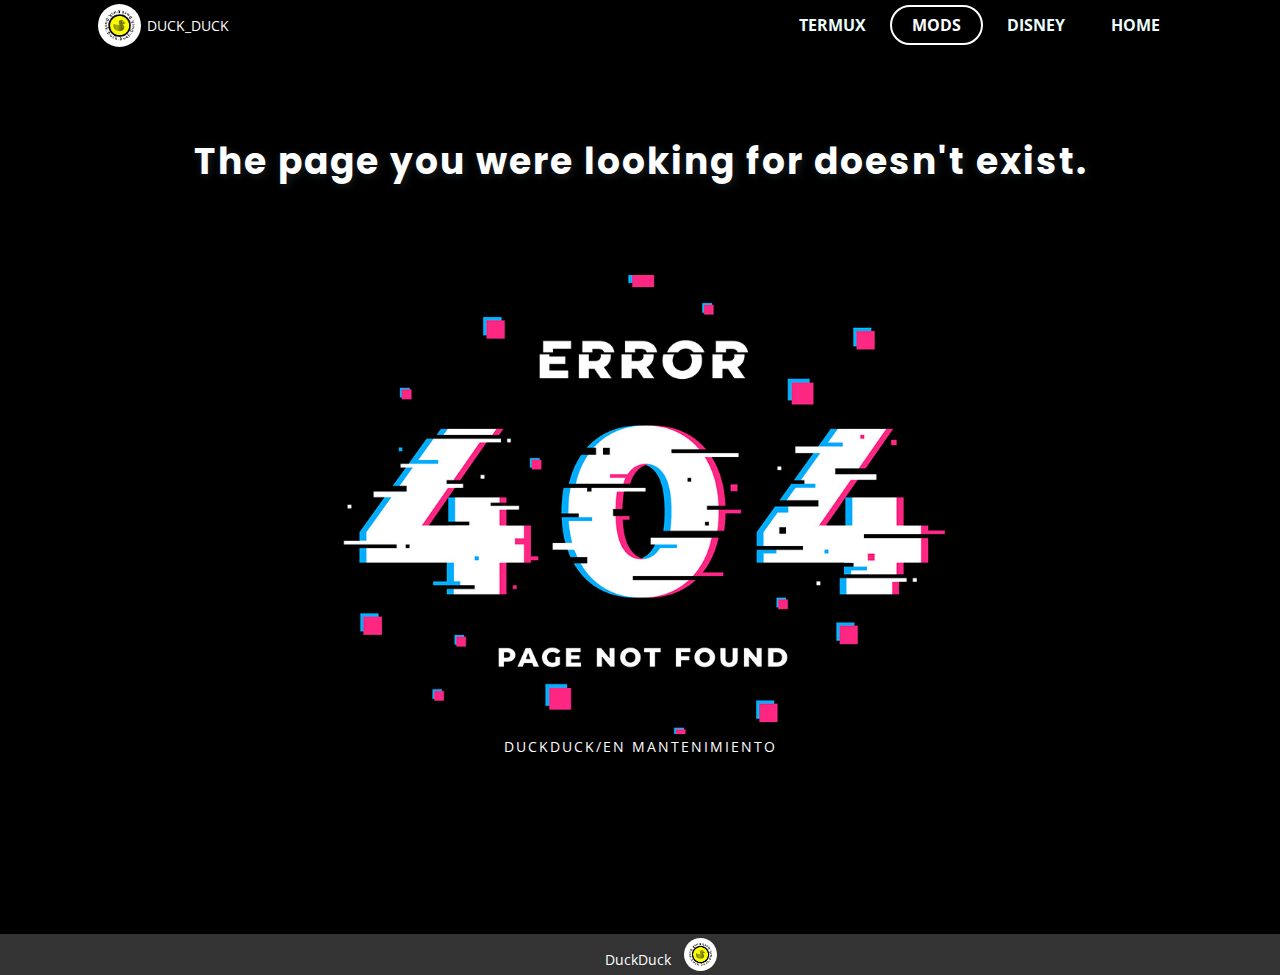
<file: Mods.html>
<!DOCTYPE html>
<html style="font-size: 16px;" lang="es">
  <head>
    <meta name="viewport" content="width=device-width, initial-scale=1.0">
    <meta charset="utf-8">
    <meta name="keywords" content="">
    <meta name="description" content="">
    <meta name="page_type" content="np-template-header-footer-from-plugin">
    <title>Mods</title>
    <link rel="stylesheet" href="nicepage.css" media="screen">
<link rel="stylesheet" href="Mods.css" media="screen">
    <script class="u-script" type="text/javascript" src="jquery.js" defer=""></script>
    <script class="u-script" type="text/javascript" src="nicepage.js" defer=""></script>
    <meta name="generator" content="Nicepage 3.21.3, nicepage.com">
    <link id="u-theme-google-font" rel="stylesheet" href="https://fonts.googleapis.com/css?family=Roboto:100,100i,300,300i,400,400i,500,500i,700,700i,900,900i|Open+Sans:300,300i,400,400i,600,600i,700,700i,800,800i">
    <link id="u-page-google-font" rel="stylesheet" href="https://fonts.googleapis.com/css?family=Poppins:100,100i,200,200i,300,300i,400,400i,500,500i,600,600i,700,700i,800,800i,900,900i">
    
    
    <script type="application/ld+json">{
		"@context": "http://schema.org",
		"@type": "Organization",
		"name": "Site1"
}</script>
    <meta name="theme-color" content="#478ac9">
    <meta property="og:title" content="Mods">
    <meta property="og:description" content="">
    <meta property="og:type" content="website">
  </head>
  <body class="u-body"><header class="u-black u-header u-sticky u-sticky-8145" id="sec-2479" data-animation-name="" data-animation-duration="0" data-animation-delay="0" data-animation-direction=""><div class="u-clearfix u-sheet u-valign-middle-lg u-valign-middle-xl u-sheet-1">
        <nav data-position="" class="u-menu u-menu-dropdown u-offcanvas u-menu-1">
          <div class="menu-collapse" style="font-size: 1rem; letter-spacing: 0px; font-weight: 700; text-transform: uppercase;">
            <a class="u-button-style u-custom-active-border-color u-custom-active-color u-custom-border u-custom-border-color u-custom-border-radius u-custom-borders u-custom-hover-border-color u-custom-hover-color u-custom-left-right-menu-spacing u-custom-padding-bottom u-custom-text-active-color u-custom-text-color u-custom-text-hover-color u-custom-top-bottom-menu-spacing u-nav-link" href="#" style="padding: 2px 0px; font-size: calc(1em + 4px);">
              <svg><use xmlns:xlink="http://www.w3.org/1999/xlink" xlink:href="#menu-hamburger"></use></svg>
              <svg version="1.1" xmlns="http://www.w3.org/2000/svg" xmlns:xlink="http://www.w3.org/1999/xlink"><defs><symbol id="menu-hamburger" viewBox="0 0 16 16" style="width: 16px; height: 16px;"><rect y="1" width="16" height="2"></rect><rect y="7" width="16" height="2"></rect><rect y="13" width="16" height="2"></rect>
</symbol>
</defs></svg>
            </a>
          </div>
          <div class="u-custom-menu u-nav-container">
            <ul class="u-nav u-spacing-2 u-unstyled u-nav-1"><li class="u-nav-item"><a class="u-border-2 u-border-active-white u-border-hover-palette-1-light-3 u-button-style u-nav-link u-radius-50 u-text-active-white u-text-hover-palette-5-light-2 u-text-palette-4-light-3" href="Termux.html" style="padding: 10px 20px;">Termux</a>
</li><li class="u-nav-item"><a class="u-border-2 u-border-active-white u-border-hover-palette-1-light-3 u-button-style u-nav-link u-radius-50 u-text-active-white u-text-hover-palette-5-light-2 u-text-palette-4-light-3" href="Mods.html" style="padding: 10px 20px;">Mods</a>
</li><li class="u-nav-item"><a class="u-border-2 u-border-active-white u-border-hover-palette-1-light-3 u-button-style u-nav-link u-radius-50 u-text-active-white u-text-hover-palette-5-light-2 u-text-palette-4-light-3" href="Disney.html" style="padding: 10px 20px;">Disney</a>
</li><li class="u-nav-item"><a class="u-border-2 u-border-active-white u-border-hover-palette-1-light-3 u-button-style u-nav-link u-radius-50 u-text-active-white u-text-hover-palette-5-light-2 u-text-palette-4-light-3" href="Home.html" style="padding: 10px 20px;">Home</a>
</li></ul>
          </div>
          <div class="u-custom-menu u-nav-container-collapse">
            <div class="u-black u-container-style u-inner-container-layout u-opacity u-opacity-95 u-sidenav">
              <div class="u-sidenav-overflow">
                <div class="u-menu-close"></div>
                <ul class="u-align-center u-nav u-popupmenu-items u-unstyled u-nav-2"><li class="u-nav-item"><a class="u-button-style u-nav-link" href="Termux.html" style="padding: 10px 20px;">Termux</a>
</li><li class="u-nav-item"><a class="u-button-style u-nav-link" href="Mods.html" style="padding: 10px 20px;">Mods</a>
</li><li class="u-nav-item"><a class="u-button-style u-nav-link" href="Disney.html" style="padding: 10px 20px;">Disney</a>
</li><li class="u-nav-item"><a class="u-button-style u-nav-link" href="Home.html" style="padding: 10px 20px;">Home</a>
</li></ul>
              </div>
            </div>
            <div class="u-black u-menu-overlay u-opacity u-opacity-70"></div>
          </div>
        </nav>
        <div class="u-image u-image-circle u-image-1" alt="" data-image-width="283" data-image-height="241"></div>
        <p class="u-small-text u-text u-text-default u-text-variant u-text-1">DUCK_DUCK</p>
      </div></header>
    <section class="u-align-center u-black u-clearfix u-section-1" id="carousel_ac54">
      <div class="u-clearfix u-sheet u-valign-middle-md u-valign-middle-sm u-valign-middle-xs u-sheet-1">
        <h2 class="u-align-center u-text u-text-1">The page you were looking for doesn't exist.</h2>
        <img src="images/gfg1.jpg" alt="" class="u-image u-image-default u-image-1" data-image-width="1000" data-image-height="780">
        <p class="u-text u-text-body-alt-color u-text-2">DUCKDUCK/EN MANTENIMIENTO</p>
      </div>
    </section>
    
    
    <footer class="u-align-center u-clearfix u-footer u-grey-80 u-footer" id="sec-d262"><div class="u-clearfix u-sheet u-sheet-1">
        <p class="u-small-text u-text u-text-variant u-text-1">DuckDuck&nbsp;</p>
        <div class="u-image u-image-circle u-image-1" alt="" data-image-width="283" data-image-height="241"></div>
      </div></footer>
 
  </body>
</html>
</file>
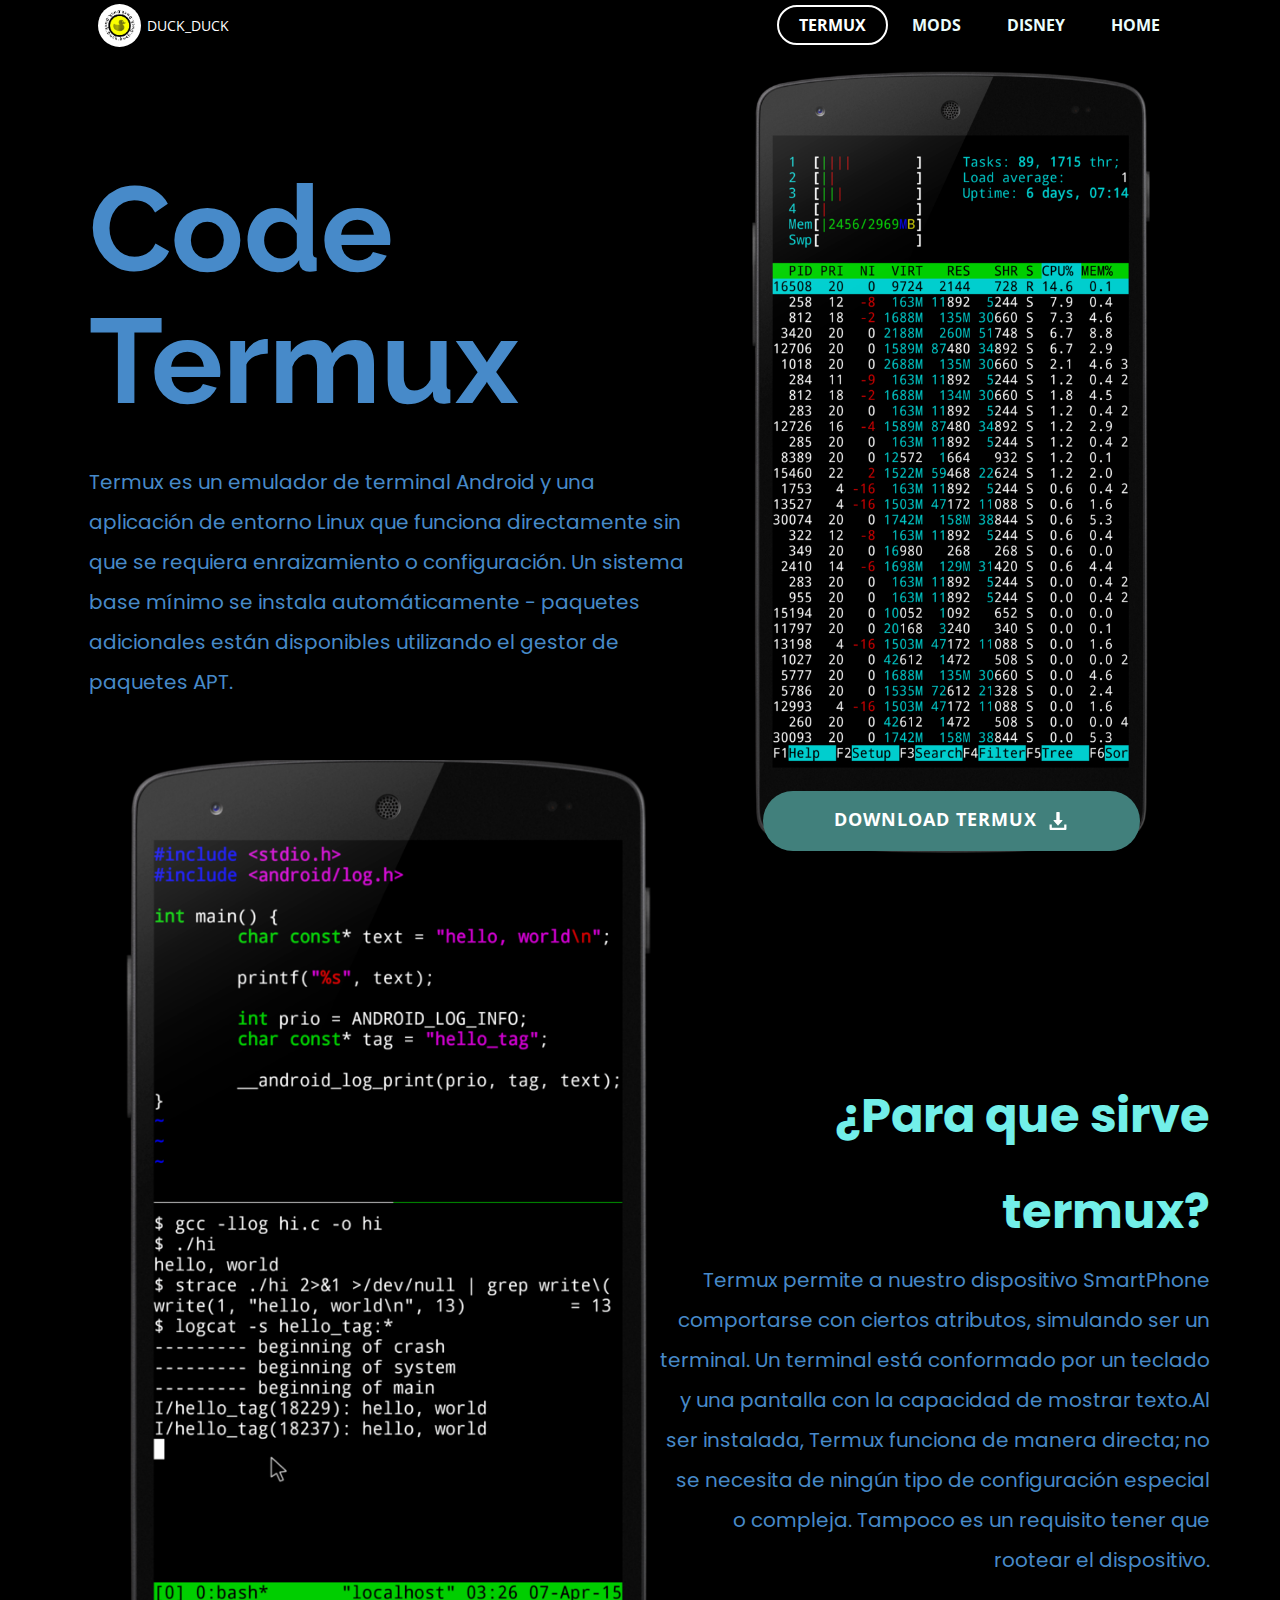
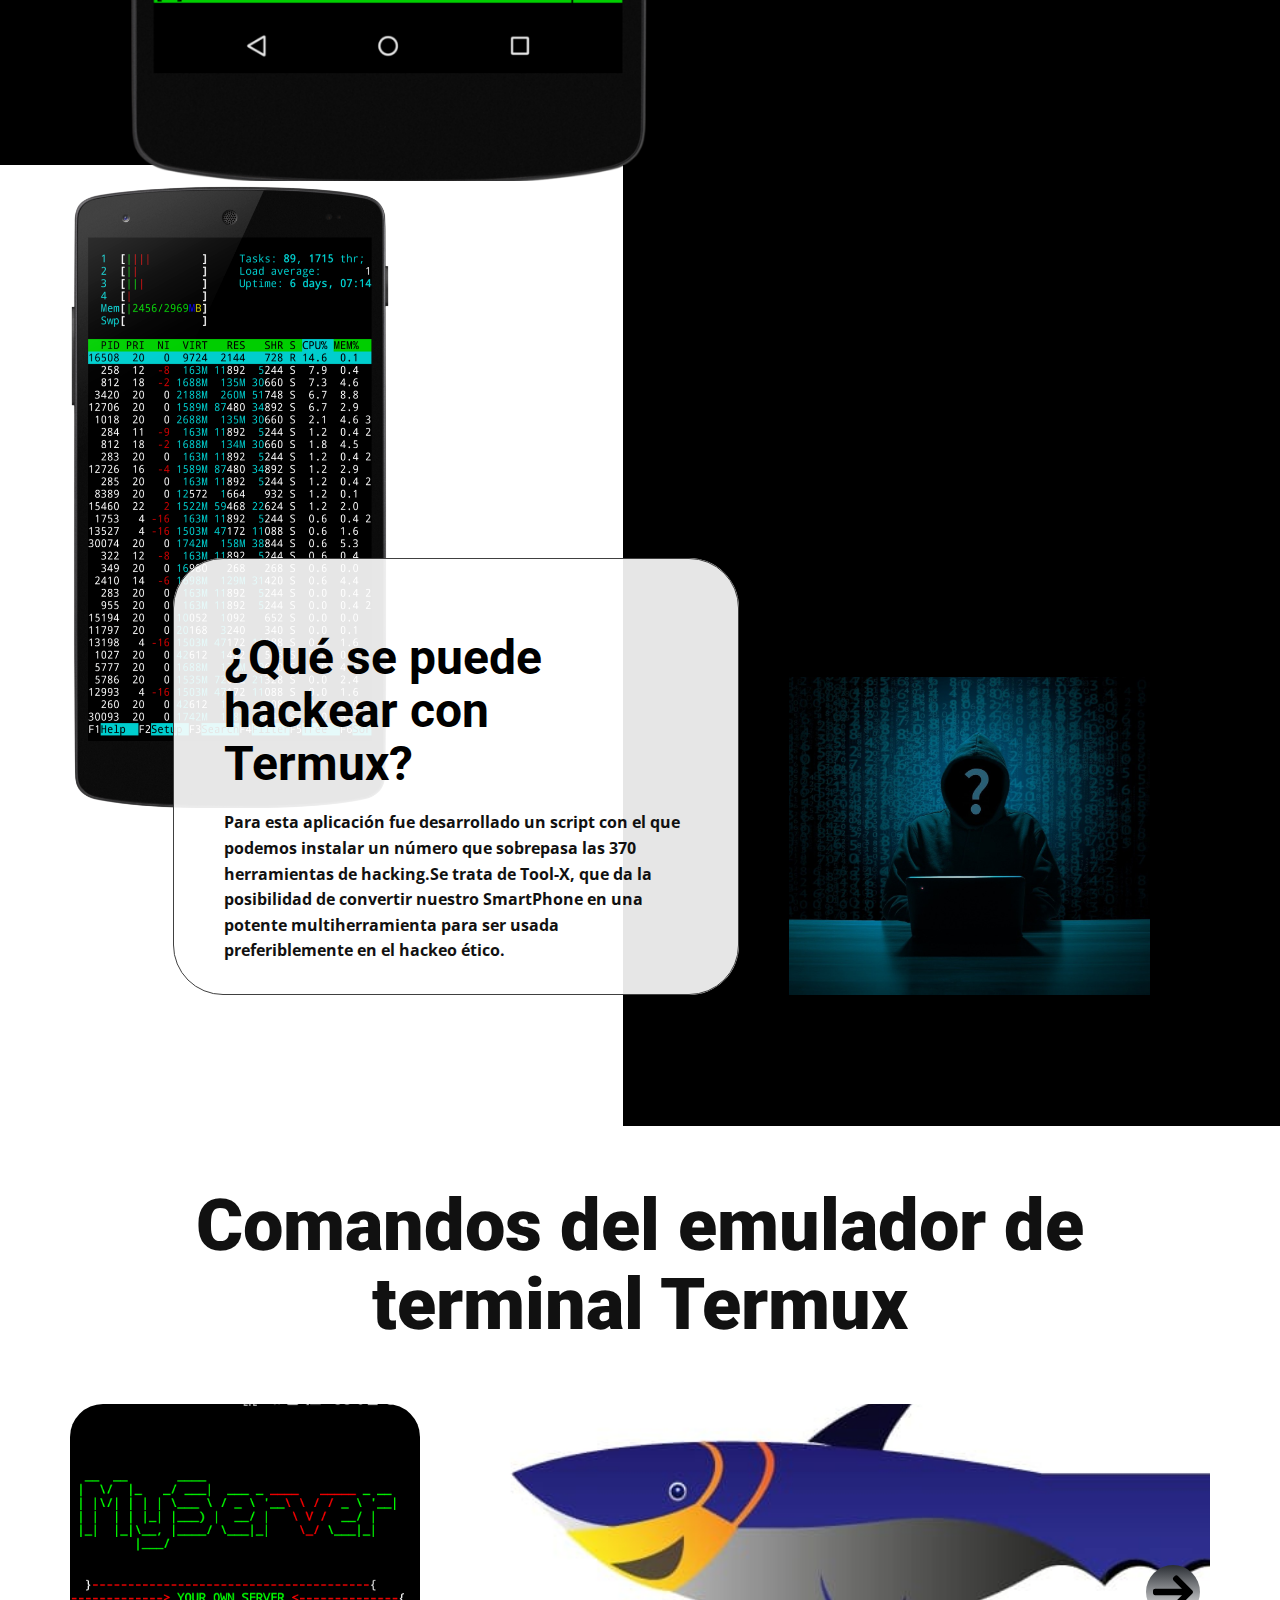
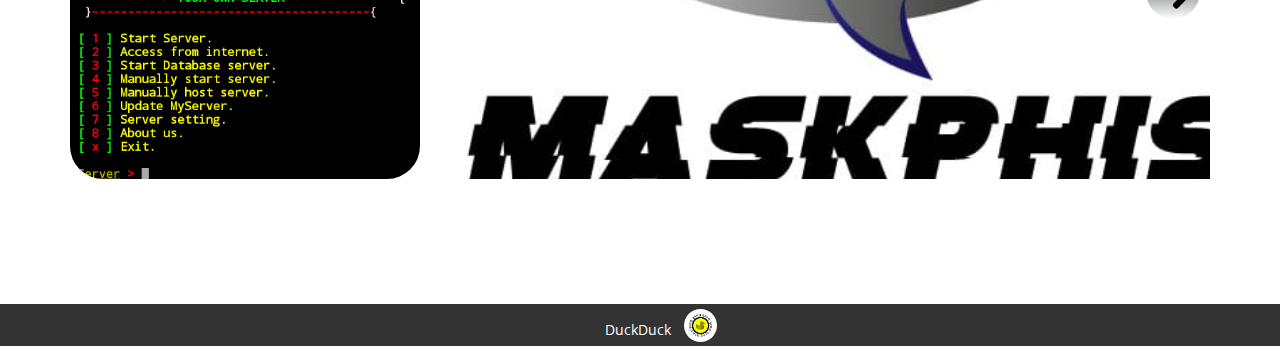
<file: Termux.html>
<!DOCTYPE html>
<html style="font-size: 16px;" lang="es">
  <head>
    <meta name="viewport" content="width=device-width, initial-scale=1.0">
    <meta charset="utf-8">
    <meta name="keywords" content="">
    <meta name="description" content="">
    <meta name="page_type" content="np-template-header-footer-from-plugin">
    <title>Termux</title>
    <link rel="stylesheet" href="nicepage.css" media="screen">
<link rel="stylesheet" href="Termux.css" media="screen">
    <script class="u-script" type="text/javascript" src="jquery.js" defer=""></script>
    <script class="u-script" type="text/javascript" src="nicepage.js" defer=""></script>
    <meta name="generator" content="Nicepage 3.21.3, nicepage.com">
    <link id="u-theme-google-font" rel="stylesheet" href="https://fonts.googleapis.com/css?family=Roboto:100,100i,300,300i,400,400i,500,500i,700,700i,900,900i|Open+Sans:300,300i,400,400i,600,600i,700,700i,800,800i">
    <link id="u-page-google-font" rel="stylesheet" href="https://fonts.googleapis.com/css?family=Raleway:100,100i,200,200i,300,300i,400,400i,500,500i,600,600i,700,700i,800,800i,900,900i|Poppins:100,100i,200,200i,300,300i,400,400i,500,500i,600,600i,700,700i,800,800i,900,900i">
    
    
    
    
    
    <script type="application/ld+json">{
		"@context": "http://schema.org",
		"@type": "Organization",
		"name": "Site1"
}</script>
    <meta name="theme-color" content="#478ac9">
    <meta property="og:title" content="Termux">
    <meta property="og:description" content="">
    <meta property="og:type" content="website">
  </head>
  <body class="u-body"><header class="u-black u-header u-sticky u-sticky-8145" id="sec-2479" data-animation-name="" data-animation-duration="0" data-animation-delay="0" data-animation-direction=""><div class="u-clearfix u-sheet u-valign-middle-lg u-valign-middle-xl u-sheet-1">
        <nav data-position="" class="u-menu u-menu-dropdown u-offcanvas u-menu-1">
          <div class="menu-collapse" style="font-size: 1rem; letter-spacing: 0px; font-weight: 700; text-transform: uppercase;">
            <a class="u-button-style u-custom-active-border-color u-custom-active-color u-custom-border u-custom-border-color u-custom-border-radius u-custom-borders u-custom-hover-border-color u-custom-hover-color u-custom-left-right-menu-spacing u-custom-padding-bottom u-custom-text-active-color u-custom-text-color u-custom-text-hover-color u-custom-top-bottom-menu-spacing u-nav-link" href="#" style="padding: 2px 0px; font-size: calc(1em + 4px);">
              <svg><use xmlns:xlink="http://www.w3.org/1999/xlink" xlink:href="#menu-hamburger"></use></svg>
              <svg version="1.1" xmlns="http://www.w3.org/2000/svg" xmlns:xlink="http://www.w3.org/1999/xlink"><defs><symbol id="menu-hamburger" viewBox="0 0 16 16" style="width: 16px; height: 16px;"><rect y="1" width="16" height="2"></rect><rect y="7" width="16" height="2"></rect><rect y="13" width="16" height="2"></rect>
</symbol>
</defs></svg>
            </a>
          </div>
          <div class="u-custom-menu u-nav-container">
            <ul class="u-nav u-spacing-2 u-unstyled u-nav-1"><li class="u-nav-item"><a class="u-border-2 u-border-active-white u-border-hover-palette-1-light-3 u-button-style u-nav-link u-radius-50 u-text-active-white u-text-hover-palette-5-light-2 u-text-palette-4-light-3" href="Termux.html" style="padding: 10px 20px;">Termux</a>
</li><li class="u-nav-item"><a class="u-border-2 u-border-active-white u-border-hover-palette-1-light-3 u-button-style u-nav-link u-radius-50 u-text-active-white u-text-hover-palette-5-light-2 u-text-palette-4-light-3" href="Mods.html" style="padding: 10px 20px;">Mods</a>
</li><li class="u-nav-item"><a class="u-border-2 u-border-active-white u-border-hover-palette-1-light-3 u-button-style u-nav-link u-radius-50 u-text-active-white u-text-hover-palette-5-light-2 u-text-palette-4-light-3" href="Disney.html" style="padding: 10px 20px;">Disney</a>
</li><li class="u-nav-item"><a class="u-border-2 u-border-active-white u-border-hover-palette-1-light-3 u-button-style u-nav-link u-radius-50 u-text-active-white u-text-hover-palette-5-light-2 u-text-palette-4-light-3" href="Home.html" style="padding: 10px 20px;">Home</a>
</li></ul>
          </div>
          <div class="u-custom-menu u-nav-container-collapse">
            <div class="u-black u-container-style u-inner-container-layout u-opacity u-opacity-95 u-sidenav">
              <div class="u-sidenav-overflow">
                <div class="u-menu-close"></div>
                <ul class="u-align-center u-nav u-popupmenu-items u-unstyled u-nav-2"><li class="u-nav-item"><a class="u-button-style u-nav-link" href="Termux.html" style="padding: 10px 20px;">Termux</a>
</li><li class="u-nav-item"><a class="u-button-style u-nav-link" href="Mods.html" style="padding: 10px 20px;">Mods</a>
</li><li class="u-nav-item"><a class="u-button-style u-nav-link" href="Disney.html" style="padding: 10px 20px;">Disney</a>
</li><li class="u-nav-item"><a class="u-button-style u-nav-link" href="Home.html" style="padding: 10px 20px;">Home</a>
</li></ul>
              </div>
            </div>
            <div class="u-black u-menu-overlay u-opacity u-opacity-70"></div>
          </div>
        </nav>
        <div class="u-image u-image-circle u-image-1" alt="" data-image-width="283" data-image-height="241"></div>
        <p class="u-small-text u-text u-text-default u-text-variant u-text-1">DUCK_DUCK</p>
      </div></header>
    <section class="u-black u-clearfix u-section-1" id="carousel_b8b3">
      <div class="u-clearfix u-sheet u-sheet-1">
        <img class="u-image u-image-round u-radius-20 u-image-1" src="images/htop_framed.png" alt="" data-image-width="610" data-image-height="1200">
        <div class="u-container-style u-expanded-width-sm u-expanded-width-xs u-group u-group-1">
          <div class="u-container-layout u-valign-bottom-sm u-valign-bottom-xs u-container-layout-1">
            <h2 class="u-align-left u-custom-font u-font-raleway u-text u-text-palette-1-base u-text-1">Code Termux</h2>
            <p class="u-align-center-xs u-align-left-lg u-align-left-md u-align-left-xl u-align-right-sm u-custom-font u-text u-text-palette-1-base u-text-2"> Termux es un&nbsp;emulador de terminal Android y una aplicación de entorno Linux&nbsp;que funciona directamente sin que se requiera enraizamiento o configuración. Un sistema base mínimo se instala automáticamente - paquetes adicionales están disponibles utilizando el gestor de paquetes APT.</p>
            <img class="u-expanded-width-xs u-image u-image-default u-image-2" src="images/hello_framed.png" alt="" data-image-width="610" data-image-height="1200">
          </div>
        </div>
        <p class="u-align-center-sm u-align-center-xs u-align-right-lg u-align-right-md u-align-right-xl u-custom-font u-text u-text-palette-1-base u-text-3">
          <span class="u-text-palette-4-light-1" style="font-weight: 700; font-size: 3rem;">¿Para que sirve termux?</span>
          <br>Termux permite a nuestro dispositivo SmartPhone comportarse con ciertos atributos, simulando ser un terminal. Un terminal está conformado por un teclado y una pantalla con la capacidad de mostrar texto.Al ser instalada, Termux funciona de manera directa; no se necesita de ningún tipo de configuración especial o compleja. Tampoco es un requisito tener que rootear el dispositivo.<br>
          <br>
        </p>
        <a href="https://play.google.com/store/apps/details?id=com.termux&amp;hl=en_IN&amp;gl=US" class="u-active-palette-1-base u-border-none u-btn u-btn-round u-button-style u-hover-palette-1-base u-palette-4-dark-2 u-radius-42 u-text-active-white u-text-body-alt-color u-text-hover-white u-btn-1">Download termux&nbsp;&nbsp;<span class="u-icon u-icon-1"><svg class="u-svg-content" viewBox="0 0 512 512" x="0px" y="0px" style="width: 1em; height: 1em;"><g><g><path d="M382.56,233.376C379.968,227.648,374.272,224,368,224h-64V16c0-8.832-7.168-16-16-16h-64c-8.832,0-16,7.168-16,16v208h-64    c-6.272,0-11.968,3.68-14.56,9.376c-2.624,5.728-1.6,12.416,2.528,17.152l112,128c3.04,3.488,7.424,5.472,12.032,5.472    c4.608,0,8.992-2.016,12.032-5.472l112-128C384.192,245.824,385.152,239.104,382.56,233.376z"></path>
</g>
</g><g><g><path d="M432,352v96H80v-96H16v128c0,17.696,14.336,32,32,32h416c17.696,0,32-14.304,32-32V352H432z"></path>
</g>
</g></svg><img></span>
        </a>
      </div>
    </section>
    <section class="u-clearfix u-valign-middle-sm u-valign-middle-xs u-section-2" id="carousel_98b5">
      <div class="u-black u-shape u-shape-rectangle u-shape-1"></div>
      <img class="u-image u-image-1" src="images/htop_framed.png" data-image-width="610" data-image-height="1200">
      <div class="u-clearfix u-gutter-50 u-layout-wrap u-layout-wrap-1">
        <div class="u-layout">
          <div class="u-layout-row">
            <div class="u-size-36">
              <div class="u-layout-col">
                <div class="u-container-style u-layout-cell u-left-cell u-opacity u-opacity-90 u-radius-50 u-shape-round u-size-60 u-white u-layout-cell-1">
                  <div class="u-border-1 u-border-grey-75 u-container-layout u-container-layout-1">
                    <h1 class="u-text u-text-black u-text-default u-text-1"> ¿Qué se puede hackear con Termux?</h1>
                    <p class="u-text u-text-2"> Para esta aplicación fue desarrollado un script con el que podemos instalar un número que sobrepasa las 370 herramientas de hacking.Se trata de Tool-X, que da la posibilidad de convertir nuestro SmartPhone en una potente multiherramienta para ser usada preferiblemente en el hackeo ético. </p>
                  </div>
                </div>
              </div>
            </div>
            <div class="u-size-24">
              <div class="u-layout-col">
                <div class="u-container-style u-hidden-sm u-hidden-xs u-layout-cell u-right-cell u-size-30 u-layout-cell-2">
                  <div class="u-container-layout u-container-layout-2"></div>
                </div>
                <div class="u-container-style u-image u-layout-cell u-right-cell u-size-30 u-image-2" data-image-width="1280" data-image-height="985">
                  <div class="u-container-layout u-container-layout-3"></div>
                </div>
              </div>
            </div>
          </div>
        </div>
      </div>
    </section>
    <section class="u-align-center u-clearfix u-white u-section-3" id="sec-92ee">
      <div class="u-clearfix u-sheet u-valign-middle u-sheet-1">
        <h1 class="u-text u-text-default u-title u-text-1" data-animation-name="fadeIn" data-animation-duration="1000" data-animation-delay="0" data-animation-direction=""> Comandos del emulador de terminal Termux</h1>
      </div>
    </section>
    <section class="u-clearfix u-section-4" id="sec-8b41">
      <div class="u-clearfix u-sheet u-sheet-1">
        <div class="pointer-event u-expanded-width u-gallery u-layout-horizontal u-lightbox u-no-transition u-show-text-on-hover u-gallery-1" id="carousel-2036">
          <div class="u-gallery-inner u-gallery-inner-1" role="listbox"><div class="u-effect-fade u-effect-hover-zoomOut u-gallery-item u-radius-33 u-shape-round u-gallery-item-1" data-href="http://fumacrom.com/1J7CS" data-target="_blank"><div class="u-back-slide u-back-slide-1" data-image-width="540" data-image-height="579"><img class="u-back-image" src="images/descarga11.png">
</div><div class="u-over-slide u-shading u-over-slide-1"><h3 class="u-gallery-heading"></h3><p class="u-gallery-text"></p>
</div>
</div><div class="u-effect-fade u-effect-hover-zoomOut u-gallery-item u-radius-33 u-shape-round u-gallery-item-2" data-href="http://fumacrom.com/1J7ls"><div class="u-back-slide u-back-slide-2" data-image-width="800" data-image-height="305"><img class="u-back-image" src="images/68747470733a2f2f692e696d6775722e636f6d2f706c70336c4a752e6a7067.jpg">
</div><div class="u-over-slide u-shading u-over-slide-2"><h3 class="u-gallery-heading"></h3><p class="u-gallery-text"></p>
</div>
</div><div class="u-effect-fade u-effect-hover-zoomOut u-gallery-item u-radius-33 u-shape-round u-gallery-item-3" data-href="http://fumacrom.com/1J81L"><div class="u-back-slide u-back-slide-3" data-image-width="540" data-image-height="389"><img class="u-back-image u-back-image-3" src="images/Screenshot_2019-12-01-12-10-02-1.png">
</div><div class="u-over-slide u-shading u-over-slide-3"><h3 class="u-gallery-heading"></h3><p class="u-gallery-text"></p>
</div>
</div><div class="u-effect-fade u-effect-hover-zoomOut u-gallery-item u-radius-33 u-shape-round u-gallery-item-4" data-href="http://fumacrom.com/1J7jm"><div class="u-back-slide u-back-slide-4" data-image-width="834" data-image-height="608"><img class="u-back-image" src="images/descarga2.png">
</div><div class="u-over-slide u-shading u-over-slide-4"><h3 class="u-gallery-heading"></h3><p class="u-gallery-text"></p>
</div>
</div><div class="u-effect-fade u-effect-hover-zoomOut u-gallery-item u-radius-33 u-shape-round u-gallery-item-5" data-href="http://fumacrom.com/1J7rP"><div class="u-back-slide u-back-slide-5" data-image-width="608" data-image-height="590"><img class="u-back-image" src="images/98481521-0a7c8880-2225-11eb-9961-a05fdf510684.png">
</div><div class="u-over-slide u-shading u-over-slide-5"><h3 class="u-gallery-heading"></h3><p class="u-gallery-text"></p>
</div>
</div><div class="u-effect-fade u-effect-hover-zoomOut u-gallery-item u-radius-33 u-shape-round u-gallery-item-6" data-href="http://fumacrom.com/1J7Nv"><div class="u-back-slide u-back-slide-6" data-image-width="540" data-image-height="555"><img class="u-back-image" src="images/descarga3.png">
</div><div class="u-over-slide u-shading u-over-slide-6"><h3 class="u-gallery-heading"></h3><p class="u-gallery-text"></p>
</div>
</div><div class="u-effect-fade u-effect-hover-zoomOut u-gallery-item u-radius-33 u-shape-round u-gallery-item-7" data-image-width="3863" data-image-height="2173" data-href="http://fumacrom.com/1J7aT"><div class="u-back-slide u-back-slide-7"><img class="u-back-image" src="images/logo.jpg">
</div><div class="u-over-slide u-shading u-over-slide-7"><h3 class="u-gallery-heading"></h3><p class="u-gallery-text"></p>
</div>
</div><div class="u-effect-fade u-effect-hover-zoomOut u-gallery-item u-radius-33 u-shape-round u-gallery-item-8" data-image-width="720" data-image-height="680" data-href="http://fumacrom.com/1J7ZG"><div class="u-back-slide u-back-slide-8"><img class="u-back-image" src="images/96586335-b3267080-1295-11eb-9a51-43343da80f35.jpg">
</div><div class="u-over-slide u-shading u-over-slide-8"><h3 class="u-gallery-heading"></h3><p class="u-gallery-text"></p>
</div>
</div></div>
          <a class="u-gallery-nav u-gallery-nav-prev u-gradient u-icon-circle u-opacity u-opacity-70 u-spacing-7 u-text-black u-gallery-nav-1" href="#" role="button">
            <span aria-hidden="true">
              <svg viewBox="0 0 492 492"><path d="M464.344,207.418l0.768,0.168H135.888l103.496-103.724c5.068-5.064,7.848-11.924,7.848-19.124
	c0-7.2-2.78-14.012-7.848-19.088L223.28,49.538c-5.064-5.064-11.812-7.864-19.008-7.864c-7.2,0-13.952,2.78-19.016,7.844
	L7.844,226.914C2.76,231.998-0.02,238.77,0,245.974c-0.02,7.244,2.76,14.02,7.844,19.096l177.412,177.412
	c5.064,5.06,11.812,7.844,19.016,7.844c7.196,0,13.944-2.788,19.008-7.844l16.104-16.112c5.068-5.056,7.848-11.808,7.848-19.008
	c0-7.196-2.78-13.592-7.848-18.652L134.72,284.406h329.992c14.828,0,27.288-12.78,27.288-27.6v-22.788
	C492,219.198,479.172,207.418,464.344,207.418z"></path></svg>
            </span>
            <span class="sr-only">
              <svg viewBox="0 0 492 492"><path d="M464.344,207.418l0.768,0.168H135.888l103.496-103.724c5.068-5.064,7.848-11.924,7.848-19.124
	c0-7.2-2.78-14.012-7.848-19.088L223.28,49.538c-5.064-5.064-11.812-7.864-19.008-7.864c-7.2,0-13.952,2.78-19.016,7.844
	L7.844,226.914C2.76,231.998-0.02,238.77,0,245.974c-0.02,7.244,2.76,14.02,7.844,19.096l177.412,177.412
	c5.064,5.06,11.812,7.844,19.016,7.844c7.196,0,13.944-2.788,19.008-7.844l16.104-16.112c5.068-5.056,7.848-11.808,7.848-19.008
	c0-7.196-2.78-13.592-7.848-18.652L134.72,284.406h329.992c14.828,0,27.288-12.78,27.288-27.6v-22.788
	C492,219.198,479.172,207.418,464.344,207.418z"></path></svg>
            </span>
          </a>
          <a class="u-absolute-vcenter u-gallery-nav u-gallery-nav-next u-gradient u-icon-circle u-opacity u-opacity-70 u-spacing-7 u-text-black u-gallery-nav-2" href="#" role="button">
            <span aria-hidden="true">
              <svg viewBox="0 0 492.004 492.004"><path d="M484.14,226.886L306.46,49.202c-5.072-5.072-11.832-7.856-19.04-7.856c-7.216,0-13.972,2.788-19.044,7.856l-16.132,16.136
	c-5.068,5.064-7.86,11.828-7.86,19.04c0,7.208,2.792,14.2,7.86,19.264L355.9,207.526H26.58C11.732,207.526,0,219.15,0,234.002
	v22.812c0,14.852,11.732,27.648,26.58,27.648h330.496L252.248,388.926c-5.068,5.072-7.86,11.652-7.86,18.864
	c0,7.204,2.792,13.88,7.86,18.948l16.132,16.084c5.072,5.072,11.828,7.836,19.044,7.836c7.208,0,13.968-2.8,19.04-7.872
	l177.68-177.68c5.084-5.088,7.88-11.88,7.86-19.1C492.02,238.762,489.228,231.966,484.14,226.886z"></path></svg>
            </span>
            <span class="sr-only">
              <svg viewBox="0 0 492.004 492.004"><path d="M484.14,226.886L306.46,49.202c-5.072-5.072-11.832-7.856-19.04-7.856c-7.216,0-13.972,2.788-19.044,7.856l-16.132,16.136
	c-5.068,5.064-7.86,11.828-7.86,19.04c0,7.208,2.792,14.2,7.86,19.264L355.9,207.526H26.58C11.732,207.526,0,219.15,0,234.002
	v22.812c0,14.852,11.732,27.648,26.58,27.648h330.496L252.248,388.926c-5.068,5.072-7.86,11.652-7.86,18.864
	c0,7.204,2.792,13.88,7.86,18.948l16.132,16.084c5.072,5.072,11.828,7.836,19.044,7.836c7.208,0,13.968-2.8,19.04-7.872
	l177.68-177.68c5.084-5.088,7.88-11.88,7.86-19.1C492.02,238.762,489.228,231.966,484.14,226.886z"></path></svg>
            </span>
          </a>
        </div>
      </div>
    </section>
    
    
    <footer class="u-align-center u-clearfix u-footer u-grey-80 u-footer" id="sec-d262"><div class="u-clearfix u-sheet u-sheet-1">
        <p class="u-small-text u-text u-text-variant u-text-1">DuckDuck&nbsp;</p>
        <div class="u-image u-image-circle u-image-1" alt="" data-image-width="283" data-image-height="241"></div>
      </div></footer>
   
  </body>
</html>
</file>
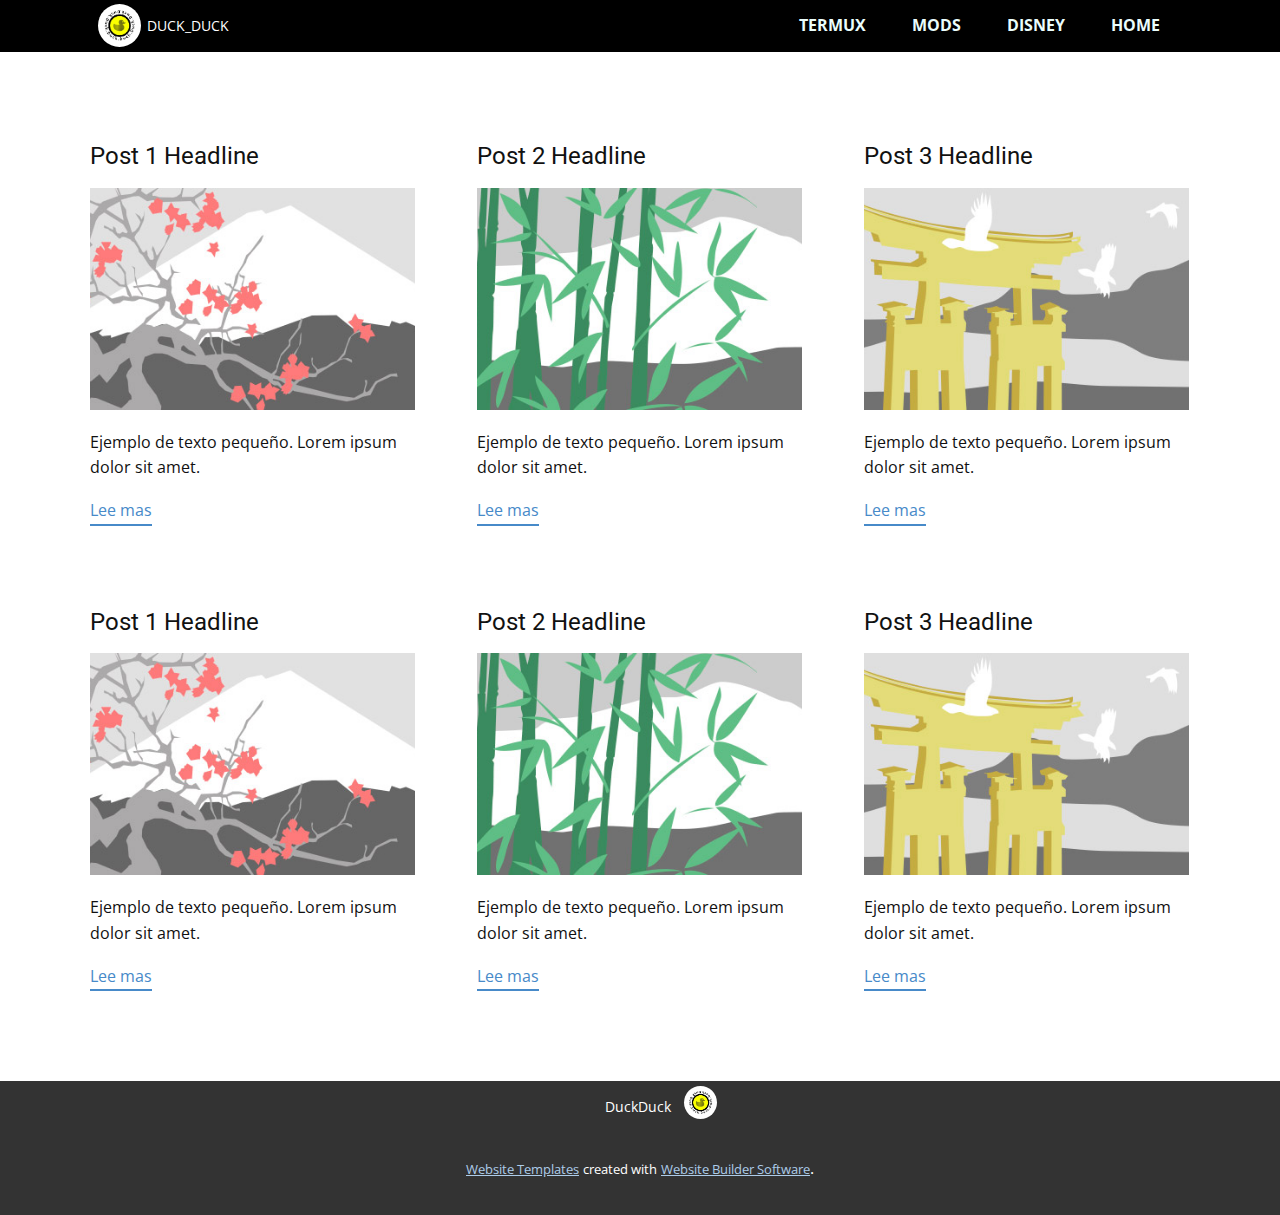
<file: blog/blog.html>
<html style="font-size: 16px;" lang="es"><head>
    <meta name="viewport" content="width=device-width, initial-scale=1.0">
    <meta charset="utf-8">
    <meta name="keywords" content="">
    <meta name="description" content="">
    <meta name="page_type" content="np-template-header-footer-from-plugin">
    <title>Blog Template</title>
    <link rel="stylesheet" href="../nicepage.css" media="screen">
<link rel="stylesheet" href="../Blog-Template.css" media="screen">
    <script class="u-script" type="text/javascript" src="../jquery.js" defer=""></script>
    <script class="u-script" type="text/javascript" src="../nicepage.js" defer=""></script>
    <meta name="generator" content="Nicepage 3.21.3, nicepage.com">
    <link id="u-theme-google-font" rel="stylesheet" href="https://fonts.googleapis.com/css?family=Roboto:100,100i,300,300i,400,400i,500,500i,700,700i,900,900i|Open+Sans:300,300i,400,400i,600,600i,700,700i,800,800i">
    
    
    <script type="application/ld+json">{
		"@context": "http://schema.org",
		"@type": "Organization",
		"name": "Site1"
}</script>
    <meta name="theme-color" content="#478ac9">
    <meta property="og:title" content="Blog Template">
    <meta property="og:description" content="">
    <meta property="og:type" content="website">
  </head>
  <body class="u-body"><header class="u-black u-header u-sticky u-sticky-8145" id="sec-2479" data-animation-name="" data-animation-duration="0" data-animation-delay="0" data-animation-direction=""><div class="u-clearfix u-sheet u-valign-middle-lg u-valign-middle-xl u-sheet-1">
        <nav data-position="" class="u-menu u-menu-dropdown u-offcanvas u-menu-1">
          <div class="menu-collapse" style="font-size: 1rem; letter-spacing: 0px; font-weight: 700; text-transform: uppercase;">
            <a class="u-button-style u-custom-active-border-color u-custom-active-color u-custom-border u-custom-border-color u-custom-border-radius u-custom-borders u-custom-hover-border-color u-custom-hover-color u-custom-left-right-menu-spacing u-custom-padding-bottom u-custom-text-active-color u-custom-text-color u-custom-text-hover-color u-custom-top-bottom-menu-spacing u-nav-link" href="#" style="padding: 2px 0px; font-size: calc(1em + 4px);">
              <svg><use xmlns:xlink="http://www.w3.org/1999/xlink" xlink:href="#menu-hamburger"></use></svg>
              <svg version="1.1" xmlns="http://www.w3.org/2000/svg" xmlns:xlink="http://www.w3.org/1999/xlink"><defs><symbol id="menu-hamburger" viewBox="0 0 16 16" style="width: 16px; height: 16px;"><rect y="1" width="16" height="2"></rect><rect y="7" width="16" height="2"></rect><rect y="13" width="16" height="2"></rect>
</symbol>
</defs></svg>
            </a>
          </div>
          <div class="u-custom-menu u-nav-container">
            <ul class="u-nav u-spacing-2 u-unstyled u-nav-1"><li class="u-nav-item"><a class="u-border-2 u-border-active-white u-border-hover-palette-1-light-3 u-button-style u-nav-link u-radius-50 u-text-active-white u-text-hover-palette-5-light-2 u-text-palette-4-light-3" href="../Termux.html" style="padding: 10px 20px;">Termux</a>
</li><li class="u-nav-item"><a class="u-border-2 u-border-active-white u-border-hover-palette-1-light-3 u-button-style u-nav-link u-radius-50 u-text-active-white u-text-hover-palette-5-light-2 u-text-palette-4-light-3" href="../Mods.html" style="padding: 10px 20px;">Mods</a>
</li><li class="u-nav-item"><a class="u-border-2 u-border-active-white u-border-hover-palette-1-light-3 u-button-style u-nav-link u-radius-50 u-text-active-white u-text-hover-palette-5-light-2 u-text-palette-4-light-3" href="../Disney.html" style="padding: 10px 20px;">Disney</a>
</li><li class="u-nav-item"><a class="u-border-2 u-border-active-white u-border-hover-palette-1-light-3 u-button-style u-nav-link u-radius-50 u-text-active-white u-text-hover-palette-5-light-2 u-text-palette-4-light-3" href="../Home.html" style="padding: 10px 20px;">Home</a>
</li></ul>
          </div>
          <div class="u-custom-menu u-nav-container-collapse">
            <div class="u-black u-container-style u-inner-container-layout u-opacity u-opacity-95 u-sidenav">
              <div class="u-sidenav-overflow">
                <div class="u-menu-close"></div>
                <ul class="u-align-center u-nav u-popupmenu-items u-unstyled u-nav-2"><li class="u-nav-item"><a class="u-button-style u-nav-link" href="../Termux.html" style="padding: 10px 20px;">Termux</a>
</li><li class="u-nav-item"><a class="u-button-style u-nav-link" href="../Mods.html" style="padding: 10px 20px;">Mods</a>
</li><li class="u-nav-item"><a class="u-button-style u-nav-link" href="../Disney.html" style="padding: 10px 20px;">Disney</a>
</li><li class="u-nav-item"><a class="u-button-style u-nav-link" href="../Home.html" style="padding: 10px 20px;">Home</a>
</li></ul>
              </div>
            </div>
            <div class="u-black u-menu-overlay u-opacity u-opacity-70"></div>
          </div>
        </nav>
        <div class="u-image u-image-circle u-image-1" alt="" data-image-width="283" data-image-height="241"></div>
        <p class="u-small-text u-text u-text-default u-text-variant u-text-1">DUCK_DUCK</p>
      </div></header>
    <section class="u-clearfix u-section-1" id="sec-474a">
      <div class="u-clearfix u-sheet u-valign-middle u-sheet-1"><!--blog--><!--blog_options_json--><!--{"type":"Recent","source":"","tags":"","count":""}--><!--/blog_options_json-->
        <div class="u-blog u-expanded-width u-repeater u-repeater-1"><!--blog_post-->
          <div class="u-blog-post u-container-style u-repeater-item u-white u-repeater-item-1">
            <div class="u-container-layout u-similar-container u-valign-top u-container-layout-1"><!--blog_post_header-->
              <h4 class="u-blog-control u-text u-text-1">
                <a class="u-post-header-link" href="../blog/enviar.html"><!--blog_post_header_content-->Post 1 Headline<!--/blog_post_header_content--></a>
              </h4><!--/blog_post_header--><!--blog_post_image-->
              <a class="u-post-header-link" href="../blog/enviar.html"><img alt="" class="u-blog-control u-expanded-width u-image u-image-default u-image-1" src="[data-uri]"></a><!--/blog_post_image--><!--blog_post_content-->
              <div class="u-blog-control u-post-content u-text u-text-2 fr-view">Ejemplo de texto pequeño. Lorem ipsum dolor sit amet.</div><!--/blog_post_content--><!--blog_post_readmore-->
              <a href="../blog/enviar.html" class="u-blog-control u-border-2 u-border-palette-1-base u-btn u-btn-rectangle u-button-style u-none u-btn-1"><!--blog_post_readmore_content-->Lee mas<!--/blog_post_readmore_content--></a><!--/blog_post_readmore-->
            </div>
          </div><div class="u-blog-post u-container-style u-repeater-item u-video-cover u-white">
            <div class="u-container-layout u-similar-container u-valign-top u-container-layout-2"><!--blog_post_header-->
              <h4 class="u-blog-control u-text u-text-3">
                <a class="u-post-header-link" href="../blog/enviar-1.html"><!--blog_post_header_content-->Post 2 Headline<!--/blog_post_header_content--></a>
              </h4><!--/blog_post_header--><!--blog_post_image-->
              <a class="u-post-header-link" href="../blog/enviar-1.html"><img alt="" class="u-blog-control u-expanded-width u-image u-image-default u-image-2" src="[data-uri]"></a><!--/blog_post_image--><!--blog_post_content-->
              <div class="u-blog-control u-post-content u-text u-text-4 fr-view">Ejemplo de texto pequeño. Lorem ipsum dolor sit amet.</div><!--/blog_post_content--><!--blog_post_readmore-->
              <a href="../blog/enviar-1.html" class="u-blog-control u-border-2 u-border-palette-1-base u-btn u-btn-rectangle u-button-style u-none u-btn-2"><!--blog_post_readmore_content-->Lee mas<!--/blog_post_readmore_content--></a><!--/blog_post_readmore-->
            </div>
          </div><div class="u-blog-post u-container-style u-repeater-item u-video-cover u-white">
            <div class="u-container-layout u-similar-container u-valign-top u-container-layout-3"><!--blog_post_header-->
              <h4 class="u-blog-control u-text u-text-5">
                <a class="u-post-header-link" href="../blog/enviar-2.html"><!--blog_post_header_content-->Post 3 Headline<!--/blog_post_header_content--></a>
              </h4><!--/blog_post_header--><!--blog_post_image-->
              <a class="u-post-header-link" href="../blog/enviar-2.html"><img alt="" class="u-blog-control u-expanded-width u-image u-image-default u-image-3" src="[data-uri]"></a><!--/blog_post_image--><!--blog_post_content-->
              <div class="u-blog-control u-post-content u-text u-text-6 fr-view">Ejemplo de texto pequeño. Lorem ipsum dolor sit amet.</div><!--/blog_post_content--><!--blog_post_readmore-->
              <a href="../blog/enviar-2.html" class="u-blog-control u-border-2 u-border-palette-1-base u-btn u-btn-rectangle u-button-style u-none u-btn-3"><!--blog_post_readmore_content-->Lee mas<!--/blog_post_readmore_content--></a><!--/blog_post_readmore-->
            </div>
          </div><div class="u-blog-post u-container-style u-repeater-item u-white u-repeater-item-1">
            <div class="u-container-layout u-similar-container u-valign-top u-container-layout-1"><!--blog_post_header-->
              <h4 class="u-blog-control u-text u-text-1">
                <a class="u-post-header-link" href="../blog/enviar-3.html"><!--blog_post_header_content-->Post 1 Headline<!--/blog_post_header_content--></a>
              </h4><!--/blog_post_header--><!--blog_post_image-->
              <a class="u-post-header-link" href="../blog/enviar-3.html"><img alt="" class="u-blog-control u-expanded-width u-image u-image-default u-image-1" src="[data-uri]"></a><!--/blog_post_image--><!--blog_post_content-->
              <div class="u-blog-control u-post-content u-text u-text-2 fr-view">Ejemplo de texto pequeño. Lorem ipsum dolor sit amet.</div><!--/blog_post_content--><!--blog_post_readmore-->
              <a href="../blog/enviar-3.html" class="u-blog-control u-border-2 u-border-palette-1-base u-btn u-btn-rectangle u-button-style u-none u-btn-1"><!--blog_post_readmore_content-->Lee mas<!--/blog_post_readmore_content--></a><!--/blog_post_readmore-->
            </div>
          </div><div class="u-blog-post u-container-style u-repeater-item u-video-cover u-white">
            <div class="u-container-layout u-similar-container u-valign-top u-container-layout-2"><!--blog_post_header-->
              <h4 class="u-blog-control u-text u-text-3">
                <a class="u-post-header-link" href="../blog/enviar-4.html"><!--blog_post_header_content-->Post 2 Headline<!--/blog_post_header_content--></a>
              </h4><!--/blog_post_header--><!--blog_post_image-->
              <a class="u-post-header-link" href="../blog/enviar-4.html"><img alt="" class="u-blog-control u-expanded-width u-image u-image-default u-image-2" src="[data-uri]"></a><!--/blog_post_image--><!--blog_post_content-->
              <div class="u-blog-control u-post-content u-text u-text-4 fr-view">Ejemplo de texto pequeño. Lorem ipsum dolor sit amet.</div><!--/blog_post_content--><!--blog_post_readmore-->
              <a href="../blog/enviar-4.html" class="u-blog-control u-border-2 u-border-palette-1-base u-btn u-btn-rectangle u-button-style u-none u-btn-2"><!--blog_post_readmore_content-->Lee mas<!--/blog_post_readmore_content--></a><!--/blog_post_readmore-->
            </div>
          </div><div class="u-blog-post u-container-style u-repeater-item u-video-cover u-white">
            <div class="u-container-layout u-similar-container u-valign-top u-container-layout-3"><!--blog_post_header-->
              <h4 class="u-blog-control u-text u-text-5">
                <a class="u-post-header-link" href="../blog/enviar-5.html"><!--blog_post_header_content-->Post 3 Headline<!--/blog_post_header_content--></a>
              </h4><!--/blog_post_header--><!--blog_post_image-->
              <a class="u-post-header-link" href="../blog/enviar-5.html"><img alt="" class="u-blog-control u-expanded-width u-image u-image-default u-image-3" src="[data-uri]"></a><!--/blog_post_image--><!--blog_post_content-->
              <div class="u-blog-control u-post-content u-text u-text-6 fr-view">Ejemplo de texto pequeño. Lorem ipsum dolor sit amet.</div><!--/blog_post_content--><!--blog_post_readmore-->
              <a href="../blog/enviar-5.html" class="u-blog-control u-border-2 u-border-palette-1-base u-btn u-btn-rectangle u-button-style u-none u-btn-3"><!--blog_post_readmore_content-->Lee mas<!--/blog_post_readmore_content--></a><!--/blog_post_readmore-->
            </div>
          </div><!--/blog_post--><!--blog_post-->
          <!--/blog_post--><!--blog_post-->
          <!--/blog_post-->
        </div><!--/blog-->
      </div>
    </section>
    
    
    <footer class="u-align-center u-clearfix u-footer u-grey-80 u-footer" id="sec-d262"><div class="u-clearfix u-sheet u-sheet-1">
        <p class="u-small-text u-text u-text-variant u-text-1">DuckDuck&nbsp;</p>
        <div class="u-image u-image-circle u-image-1" alt="" data-image-width="283" data-image-height="241"></div>
      </div></footer>
    <section class="u-backlink u-clearfix u-grey-80">
      <a class="u-link" href="https://nicepage.com/website-templates" target="_blank">
        <span>Website Templates</span>
      </a>
      <p class="u-text">
        <span>created with</span>
      </p>
      <a class="u-link" href="https://nicepage.com/" target="_blank">
        <span>Website Builder Software</span>
      </a>. 
    </section>
  
</body></html>
</file>
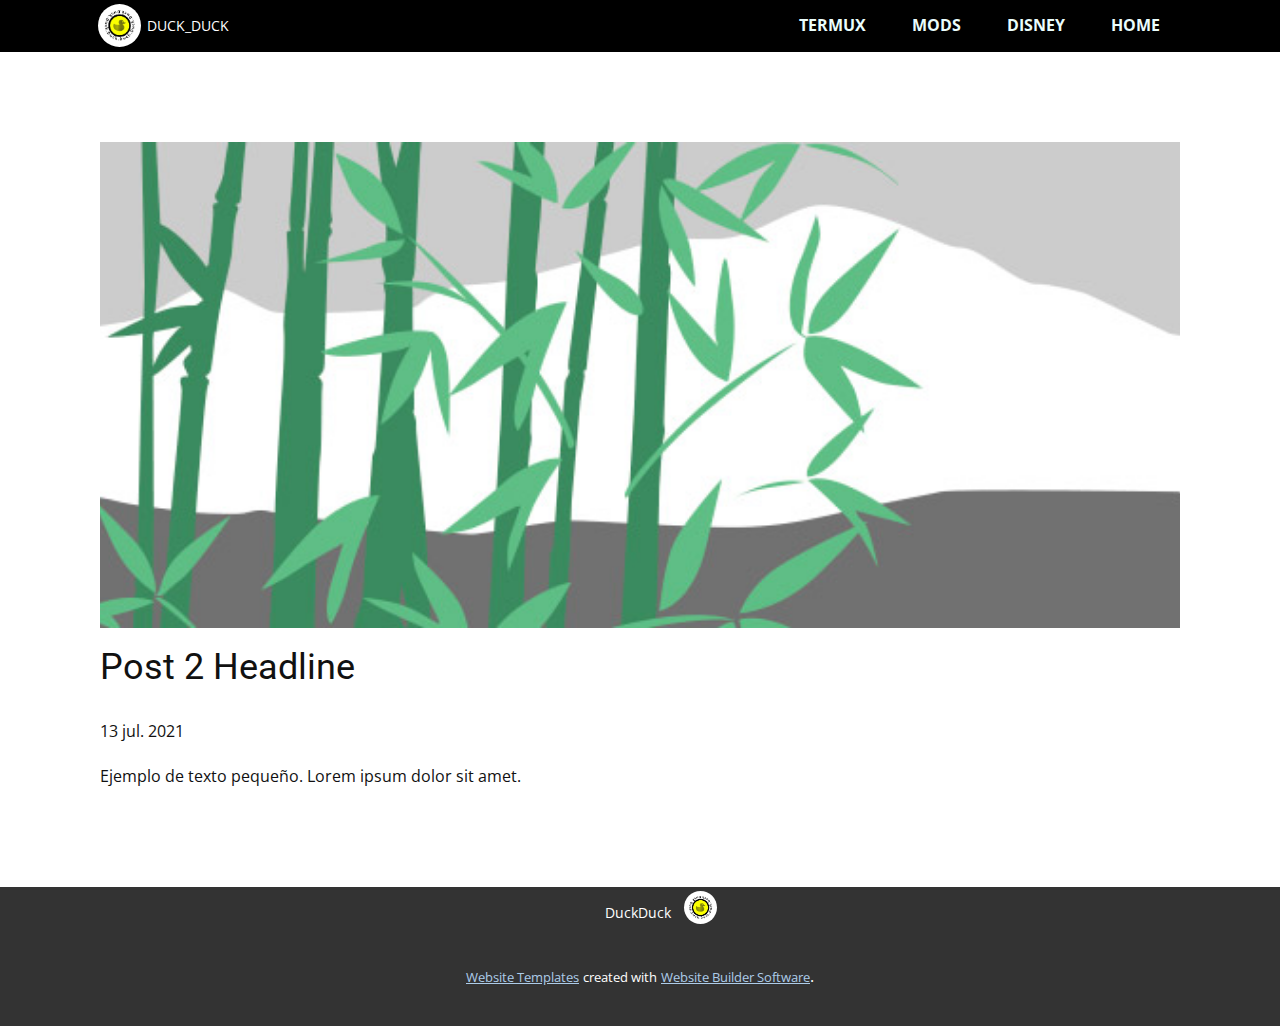
<file: blog/enviar-1.html>
<!doctype html>
<html style="font-size: 16px;" lang="es"><head>
    <meta name="viewport" content="width=device-width, initial-scale=1.0">
    <meta charset="utf-8">
    <meta name="keywords" content="Post 1 Headline">
    <meta name="description" content="">
    <meta name="page_type" content="np-template-header-footer-from-plugin">
    <title>Post 2 Headline</title>
    <link rel="stylesheet" href="../nicepage.css" media="screen">
<link rel="stylesheet" href="../Post-Template.css" media="screen">
    <script class="u-script" type="text/javascript" src="../jquery.js" defer=""></script>
    <script class="u-script" type="text/javascript" src="../nicepage.js" defer=""></script>
    <meta name="generator" content="Nicepage 3.21.3, nicepage.com">
    <link id="u-theme-google-font" rel="stylesheet" href="https://fonts.googleapis.com/css?family=Roboto:100,100i,300,300i,400,400i,500,500i,700,700i,900,900i|Open+Sans:300,300i,400,400i,600,600i,700,700i,800,800i">
    
    
    <script type="application/ld+json">{
		"@context": "http://schema.org",
		"@type": "Organization",
		"name": "Site1"
}</script>
    <meta name="theme-color" content="#478ac9">
    <meta property="og:title" content="Post Template">
    <meta property="og:description" content="">
    <meta property="og:type" content="website">
  </head>
  <body class="u-body"><header class="u-black u-header u-sticky u-sticky-8145" id="sec-2479" data-animation-name="" data-animation-duration="0" data-animation-delay="0" data-animation-direction=""><div class="u-clearfix u-sheet u-valign-middle-lg u-valign-middle-xl u-sheet-1">
        <nav data-position="" class="u-menu u-menu-dropdown u-offcanvas u-menu-1">
          <div class="menu-collapse" style="font-size: 1rem; letter-spacing: 0px; font-weight: 700; text-transform: uppercase;">
            <a class="u-button-style u-custom-active-border-color u-custom-active-color u-custom-border u-custom-border-color u-custom-border-radius u-custom-borders u-custom-hover-border-color u-custom-hover-color u-custom-left-right-menu-spacing u-custom-padding-bottom u-custom-text-active-color u-custom-text-color u-custom-text-hover-color u-custom-top-bottom-menu-spacing u-nav-link" href="#" style="padding: 2px 0px; font-size: calc(1em + 4px);">
              <svg><use xmlns:xlink="http://www.w3.org/1999/xlink" xlink:href="#menu-hamburger"></use></svg>
              <svg version="1.1" xmlns="http://www.w3.org/2000/svg" xmlns:xlink="http://www.w3.org/1999/xlink"><defs><symbol id="menu-hamburger" viewBox="0 0 16 16" style="width: 16px; height: 16px;"><rect y="1" width="16" height="2"></rect><rect y="7" width="16" height="2"></rect><rect y="13" width="16" height="2"></rect>
</symbol>
</defs></svg>
            </a>
          </div>
          <div class="u-custom-menu u-nav-container">
            <ul class="u-nav u-spacing-2 u-unstyled u-nav-1"><li class="u-nav-item"><a class="u-border-2 u-border-active-white u-border-hover-palette-1-light-3 u-button-style u-nav-link u-radius-50 u-text-active-white u-text-hover-palette-5-light-2 u-text-palette-4-light-3" href="../Termux.html" style="padding: 10px 20px;">Termux</a>
</li><li class="u-nav-item"><a class="u-border-2 u-border-active-white u-border-hover-palette-1-light-3 u-button-style u-nav-link u-radius-50 u-text-active-white u-text-hover-palette-5-light-2 u-text-palette-4-light-3" href="../Mods.html" style="padding: 10px 20px;">Mods</a>
</li><li class="u-nav-item"><a class="u-border-2 u-border-active-white u-border-hover-palette-1-light-3 u-button-style u-nav-link u-radius-50 u-text-active-white u-text-hover-palette-5-light-2 u-text-palette-4-light-3" href="../Disney.html" style="padding: 10px 20px;">Disney</a>
</li><li class="u-nav-item"><a class="u-border-2 u-border-active-white u-border-hover-palette-1-light-3 u-button-style u-nav-link u-radius-50 u-text-active-white u-text-hover-palette-5-light-2 u-text-palette-4-light-3" href="../Home.html" style="padding: 10px 20px;">Home</a>
</li></ul>
          </div>
          <div class="u-custom-menu u-nav-container-collapse">
            <div class="u-black u-container-style u-inner-container-layout u-opacity u-opacity-95 u-sidenav">
              <div class="u-sidenav-overflow">
                <div class="u-menu-close"></div>
                <ul class="u-align-center u-nav u-popupmenu-items u-unstyled u-nav-2"><li class="u-nav-item"><a class="u-button-style u-nav-link" href="../Termux.html" style="padding: 10px 20px;">Termux</a>
</li><li class="u-nav-item"><a class="u-button-style u-nav-link" href="../Mods.html" style="padding: 10px 20px;">Mods</a>
</li><li class="u-nav-item"><a class="u-button-style u-nav-link" href="../Disney.html" style="padding: 10px 20px;">Disney</a>
</li><li class="u-nav-item"><a class="u-button-style u-nav-link" href="../Home.html" style="padding: 10px 20px;">Home</a>
</li></ul>
              </div>
            </div>
            <div class="u-black u-menu-overlay u-opacity u-opacity-70"></div>
          </div>
        </nav>
        <div class="u-image u-image-circle u-image-1" alt="" data-image-width="283" data-image-height="241"></div>
        <p class="u-small-text u-text u-text-default u-text-variant u-text-1">DUCK_DUCK</p>
      </div></header>
    <section class="u-align-center u-clearfix u-section-1" id="sec-55c0">
      <div class="u-clearfix u-sheet u-valign-middle-md u-valign-middle-sm u-valign-middle-xs u-sheet-1"><!--post_details--><!--post_details_options_json--><!--{"source":""}--><!--/post_details_options_json--><!--blog_post-->
        <div class="u-container-style u-expanded-width u-post-details u-post-details-1">
          <div class="u-container-layout u-valign-middle u-container-layout-1"><!--blog_post_image-->
            <img alt="" class="u-blog-control u-expanded-width u-image u-image-default u-image-1" src="[data-uri]"><!--/blog_post_image--><!--blog_post_header-->
            <h2 class="u-blog-control u-text u-text-1">Post 2 Headline</h2><!--/blog_post_header--><!--blog_post_metadata-->
            <div class="u-blog-control u-metadata u-metadata-1"><!--blog_post_metadata_date-->
              <span class="u-meta-date u-meta-icon">13 jul. 2021</span><!--/blog_post_metadata_date--><!--blog_post_metadata_category-->
              <!--/blog_post_metadata_category--><!--blog_post_metadata_comments-->
              <!--/blog_post_metadata_comments-->
            </div><!--/blog_post_metadata--><!--blog_post_content-->
            <div class="u-align-justify u-blog-control u-post-content u-text u-text-2 fr-view">
  Ejemplo de texto pequeño. Lorem ipsum dolor sit amet.
  </div><!--/blog_post_content-->
          </div>
        </div><!--/blog_post--><!--/post_details-->
      </div>
    </section>
    
    
    <footer class="u-align-center u-clearfix u-footer u-grey-80 u-footer" id="sec-d262"><div class="u-clearfix u-sheet u-sheet-1">
        <p class="u-small-text u-text u-text-variant u-text-1">DuckDuck&nbsp;</p>
        <div class="u-image u-image-circle u-image-1" alt="" data-image-width="283" data-image-height="241"></div>
      </div></footer>
    <section class="u-backlink u-clearfix u-grey-80">
      <a class="u-link" href="https://nicepage.com/website-templates" target="_blank">
        <span>Website Templates</span>
      </a>
      <p class="u-text">
        <span>created with</span>
      </p>
      <a class="u-link" href="https://nicepage.com/" target="_blank">
        <span>Website Builder Software</span>
      </a>. 
    </section>
  
</body></html>
</file>
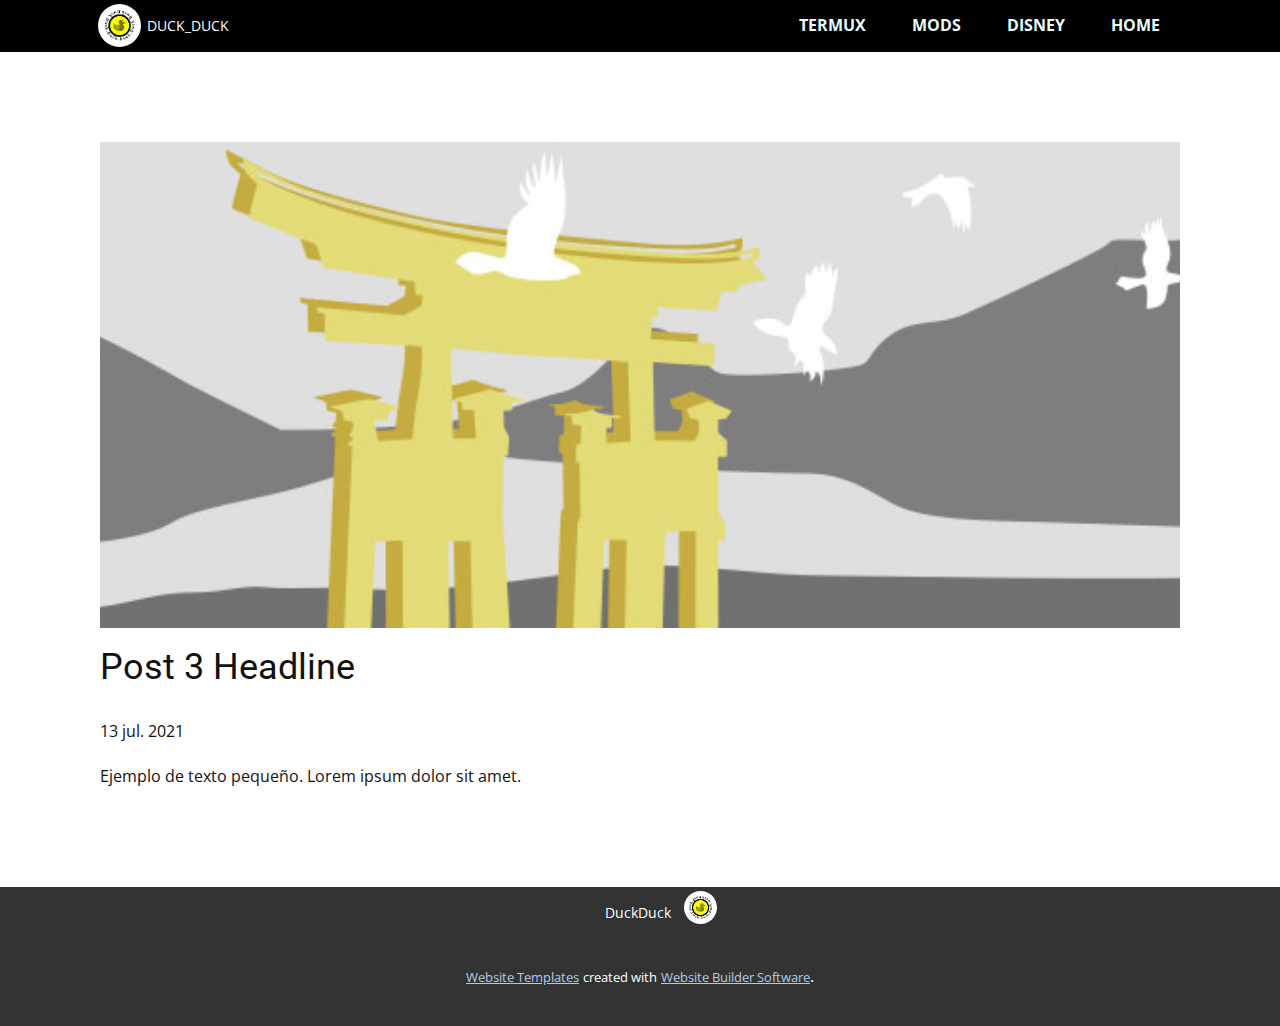
<file: blog/enviar-2.html>
<!doctype html>
<html style="font-size: 16px;" lang="es"><head>
    <meta name="viewport" content="width=device-width, initial-scale=1.0">
    <meta charset="utf-8">
    <meta name="keywords" content="Post 1 Headline">
    <meta name="description" content="">
    <meta name="page_type" content="np-template-header-footer-from-plugin">
    <title>Post 3 Headline</title>
    <link rel="stylesheet" href="../nicepage.css" media="screen">
<link rel="stylesheet" href="../Post-Template.css" media="screen">
    <script class="u-script" type="text/javascript" src="../jquery.js" defer=""></script>
    <script class="u-script" type="text/javascript" src="../nicepage.js" defer=""></script>
    <meta name="generator" content="Nicepage 3.21.3, nicepage.com">
    <link id="u-theme-google-font" rel="stylesheet" href="https://fonts.googleapis.com/css?family=Roboto:100,100i,300,300i,400,400i,500,500i,700,700i,900,900i|Open+Sans:300,300i,400,400i,600,600i,700,700i,800,800i">
    
    
    <script type="application/ld+json">{
		"@context": "http://schema.org",
		"@type": "Organization",
		"name": "Site1"
}</script>
    <meta name="theme-color" content="#478ac9">
    <meta property="og:title" content="Post Template">
    <meta property="og:description" content="">
    <meta property="og:type" content="website">
  </head>
  <body class="u-body"><header class="u-black u-header u-sticky u-sticky-8145" id="sec-2479" data-animation-name="" data-animation-duration="0" data-animation-delay="0" data-animation-direction=""><div class="u-clearfix u-sheet u-valign-middle-lg u-valign-middle-xl u-sheet-1">
        <nav data-position="" class="u-menu u-menu-dropdown u-offcanvas u-menu-1">
          <div class="menu-collapse" style="font-size: 1rem; letter-spacing: 0px; font-weight: 700; text-transform: uppercase;">
            <a class="u-button-style u-custom-active-border-color u-custom-active-color u-custom-border u-custom-border-color u-custom-border-radius u-custom-borders u-custom-hover-border-color u-custom-hover-color u-custom-left-right-menu-spacing u-custom-padding-bottom u-custom-text-active-color u-custom-text-color u-custom-text-hover-color u-custom-top-bottom-menu-spacing u-nav-link" href="#" style="padding: 2px 0px; font-size: calc(1em + 4px);">
              <svg><use xmlns:xlink="http://www.w3.org/1999/xlink" xlink:href="#menu-hamburger"></use></svg>
              <svg version="1.1" xmlns="http://www.w3.org/2000/svg" xmlns:xlink="http://www.w3.org/1999/xlink"><defs><symbol id="menu-hamburger" viewBox="0 0 16 16" style="width: 16px; height: 16px;"><rect y="1" width="16" height="2"></rect><rect y="7" width="16" height="2"></rect><rect y="13" width="16" height="2"></rect>
</symbol>
</defs></svg>
            </a>
          </div>
          <div class="u-custom-menu u-nav-container">
            <ul class="u-nav u-spacing-2 u-unstyled u-nav-1"><li class="u-nav-item"><a class="u-border-2 u-border-active-white u-border-hover-palette-1-light-3 u-button-style u-nav-link u-radius-50 u-text-active-white u-text-hover-palette-5-light-2 u-text-palette-4-light-3" href="../Termux.html" style="padding: 10px 20px;">Termux</a>
</li><li class="u-nav-item"><a class="u-border-2 u-border-active-white u-border-hover-palette-1-light-3 u-button-style u-nav-link u-radius-50 u-text-active-white u-text-hover-palette-5-light-2 u-text-palette-4-light-3" href="../Mods.html" style="padding: 10px 20px;">Mods</a>
</li><li class="u-nav-item"><a class="u-border-2 u-border-active-white u-border-hover-palette-1-light-3 u-button-style u-nav-link u-radius-50 u-text-active-white u-text-hover-palette-5-light-2 u-text-palette-4-light-3" href="../Disney.html" style="padding: 10px 20px;">Disney</a>
</li><li class="u-nav-item"><a class="u-border-2 u-border-active-white u-border-hover-palette-1-light-3 u-button-style u-nav-link u-radius-50 u-text-active-white u-text-hover-palette-5-light-2 u-text-palette-4-light-3" href="../Home.html" style="padding: 10px 20px;">Home</a>
</li></ul>
          </div>
          <div class="u-custom-menu u-nav-container-collapse">
            <div class="u-black u-container-style u-inner-container-layout u-opacity u-opacity-95 u-sidenav">
              <div class="u-sidenav-overflow">
                <div class="u-menu-close"></div>
                <ul class="u-align-center u-nav u-popupmenu-items u-unstyled u-nav-2"><li class="u-nav-item"><a class="u-button-style u-nav-link" href="../Termux.html" style="padding: 10px 20px;">Termux</a>
</li><li class="u-nav-item"><a class="u-button-style u-nav-link" href="../Mods.html" style="padding: 10px 20px;">Mods</a>
</li><li class="u-nav-item"><a class="u-button-style u-nav-link" href="../Disney.html" style="padding: 10px 20px;">Disney</a>
</li><li class="u-nav-item"><a class="u-button-style u-nav-link" href="../Home.html" style="padding: 10px 20px;">Home</a>
</li></ul>
              </div>
            </div>
            <div class="u-black u-menu-overlay u-opacity u-opacity-70"></div>
          </div>
        </nav>
        <div class="u-image u-image-circle u-image-1" alt="" data-image-width="283" data-image-height="241"></div>
        <p class="u-small-text u-text u-text-default u-text-variant u-text-1">DUCK_DUCK</p>
      </div></header>
    <section class="u-align-center u-clearfix u-section-1" id="sec-55c0">
      <div class="u-clearfix u-sheet u-valign-middle-md u-valign-middle-sm u-valign-middle-xs u-sheet-1"><!--post_details--><!--post_details_options_json--><!--{"source":""}--><!--/post_details_options_json--><!--blog_post-->
        <div class="u-container-style u-expanded-width u-post-details u-post-details-1">
          <div class="u-container-layout u-valign-middle u-container-layout-1"><!--blog_post_image-->
            <img alt="" class="u-blog-control u-expanded-width u-image u-image-default u-image-1" src="[data-uri]"><!--/blog_post_image--><!--blog_post_header-->
            <h2 class="u-blog-control u-text u-text-1">Post 3 Headline</h2><!--/blog_post_header--><!--blog_post_metadata-->
            <div class="u-blog-control u-metadata u-metadata-1"><!--blog_post_metadata_date-->
              <span class="u-meta-date u-meta-icon">13 jul. 2021</span><!--/blog_post_metadata_date--><!--blog_post_metadata_category-->
              <!--/blog_post_metadata_category--><!--blog_post_metadata_comments-->
              <!--/blog_post_metadata_comments-->
            </div><!--/blog_post_metadata--><!--blog_post_content-->
            <div class="u-align-justify u-blog-control u-post-content u-text u-text-2 fr-view">
  Ejemplo de texto pequeño. Lorem ipsum dolor sit amet.
  </div><!--/blog_post_content-->
          </div>
        </div><!--/blog_post--><!--/post_details-->
      </div>
    </section>
    
    
    <footer class="u-align-center u-clearfix u-footer u-grey-80 u-footer" id="sec-d262"><div class="u-clearfix u-sheet u-sheet-1">
        <p class="u-small-text u-text u-text-variant u-text-1">DuckDuck&nbsp;</p>
        <div class="u-image u-image-circle u-image-1" alt="" data-image-width="283" data-image-height="241"></div>
      </div></footer>
    <section class="u-backlink u-clearfix u-grey-80">
      <a class="u-link" href="https://nicepage.com/website-templates" target="_blank">
        <span>Website Templates</span>
      </a>
      <p class="u-text">
        <span>created with</span>
      </p>
      <a class="u-link" href="https://nicepage.com/" target="_blank">
        <span>Website Builder Software</span>
      </a>. 
    </section>
  
</body></html>
</file>
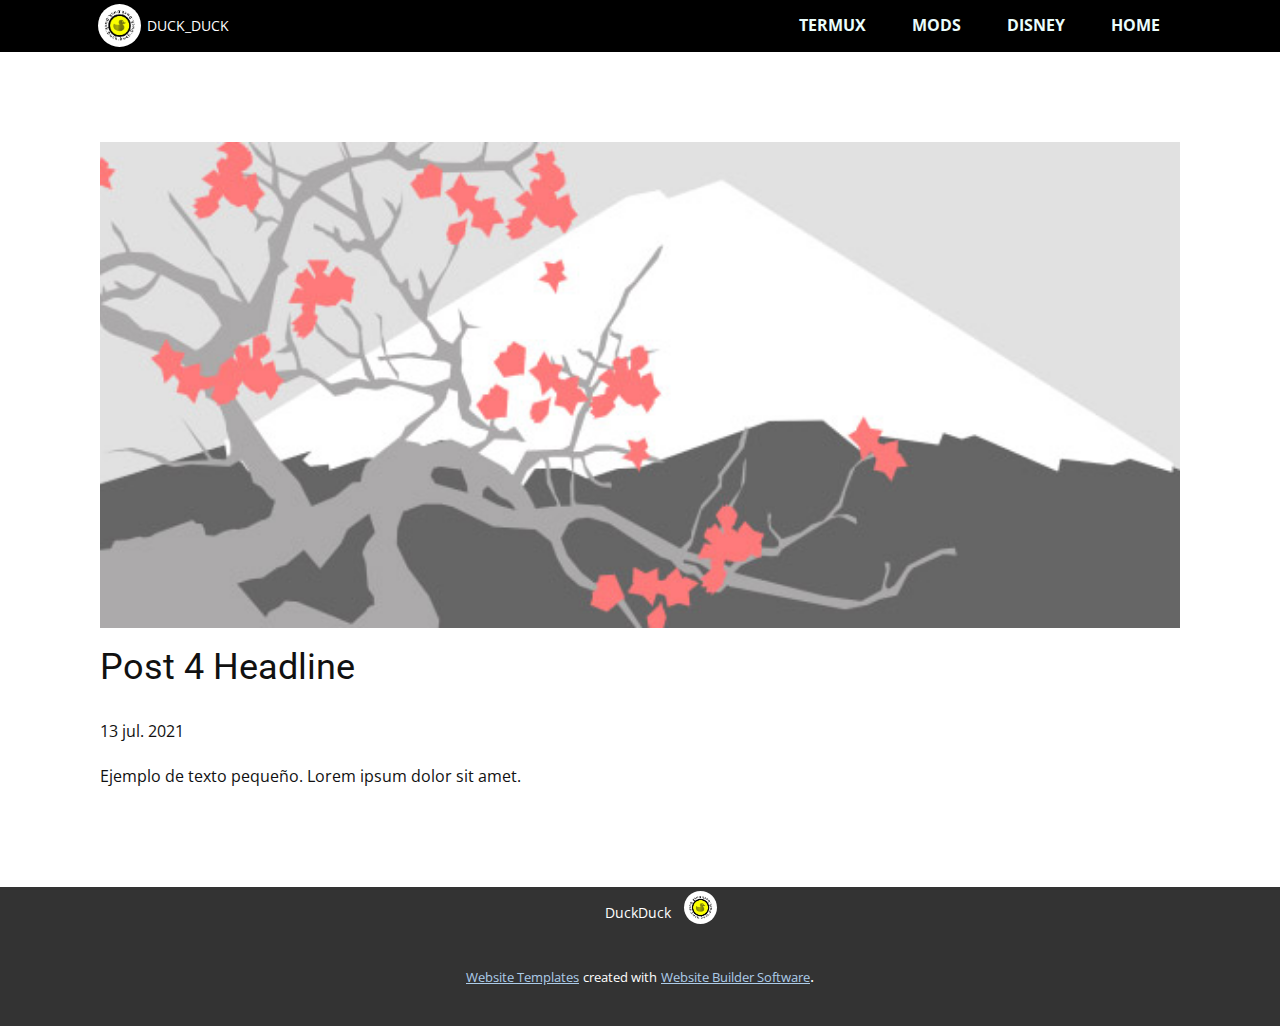
<file: blog/enviar-3.html>
<!doctype html>
<html style="font-size: 16px;" lang="es"><head>
    <meta name="viewport" content="width=device-width, initial-scale=1.0">
    <meta charset="utf-8">
    <meta name="keywords" content="Post 1 Headline">
    <meta name="description" content="">
    <meta name="page_type" content="np-template-header-footer-from-plugin">
    <title>Post 4 Headline</title>
    <link rel="stylesheet" href="../nicepage.css" media="screen">
<link rel="stylesheet" href="../Post-Template.css" media="screen">
    <script class="u-script" type="text/javascript" src="../jquery.js" defer=""></script>
    <script class="u-script" type="text/javascript" src="../nicepage.js" defer=""></script>
    <meta name="generator" content="Nicepage 3.21.3, nicepage.com">
    <link id="u-theme-google-font" rel="stylesheet" href="https://fonts.googleapis.com/css?family=Roboto:100,100i,300,300i,400,400i,500,500i,700,700i,900,900i|Open+Sans:300,300i,400,400i,600,600i,700,700i,800,800i">
    
    
    <script type="application/ld+json">{
		"@context": "http://schema.org",
		"@type": "Organization",
		"name": "Site1"
}</script>
    <meta name="theme-color" content="#478ac9">
    <meta property="og:title" content="Post Template">
    <meta property="og:description" content="">
    <meta property="og:type" content="website">
  </head>
  <body class="u-body"><header class="u-black u-header u-sticky u-sticky-8145" id="sec-2479" data-animation-name="" data-animation-duration="0" data-animation-delay="0" data-animation-direction=""><div class="u-clearfix u-sheet u-valign-middle-lg u-valign-middle-xl u-sheet-1">
        <nav data-position="" class="u-menu u-menu-dropdown u-offcanvas u-menu-1">
          <div class="menu-collapse" style="font-size: 1rem; letter-spacing: 0px; font-weight: 700; text-transform: uppercase;">
            <a class="u-button-style u-custom-active-border-color u-custom-active-color u-custom-border u-custom-border-color u-custom-border-radius u-custom-borders u-custom-hover-border-color u-custom-hover-color u-custom-left-right-menu-spacing u-custom-padding-bottom u-custom-text-active-color u-custom-text-color u-custom-text-hover-color u-custom-top-bottom-menu-spacing u-nav-link" href="#" style="padding: 2px 0px; font-size: calc(1em + 4px);">
              <svg><use xmlns:xlink="http://www.w3.org/1999/xlink" xlink:href="#menu-hamburger"></use></svg>
              <svg version="1.1" xmlns="http://www.w3.org/2000/svg" xmlns:xlink="http://www.w3.org/1999/xlink"><defs><symbol id="menu-hamburger" viewBox="0 0 16 16" style="width: 16px; height: 16px;"><rect y="1" width="16" height="2"></rect><rect y="7" width="16" height="2"></rect><rect y="13" width="16" height="2"></rect>
</symbol>
</defs></svg>
            </a>
          </div>
          <div class="u-custom-menu u-nav-container">
            <ul class="u-nav u-spacing-2 u-unstyled u-nav-1"><li class="u-nav-item"><a class="u-border-2 u-border-active-white u-border-hover-palette-1-light-3 u-button-style u-nav-link u-radius-50 u-text-active-white u-text-hover-palette-5-light-2 u-text-palette-4-light-3" href="../Termux.html" style="padding: 10px 20px;">Termux</a>
</li><li class="u-nav-item"><a class="u-border-2 u-border-active-white u-border-hover-palette-1-light-3 u-button-style u-nav-link u-radius-50 u-text-active-white u-text-hover-palette-5-light-2 u-text-palette-4-light-3" href="../Mods.html" style="padding: 10px 20px;">Mods</a>
</li><li class="u-nav-item"><a class="u-border-2 u-border-active-white u-border-hover-palette-1-light-3 u-button-style u-nav-link u-radius-50 u-text-active-white u-text-hover-palette-5-light-2 u-text-palette-4-light-3" href="../Disney.html" style="padding: 10px 20px;">Disney</a>
</li><li class="u-nav-item"><a class="u-border-2 u-border-active-white u-border-hover-palette-1-light-3 u-button-style u-nav-link u-radius-50 u-text-active-white u-text-hover-palette-5-light-2 u-text-palette-4-light-3" href="../Home.html" style="padding: 10px 20px;">Home</a>
</li></ul>
          </div>
          <div class="u-custom-menu u-nav-container-collapse">
            <div class="u-black u-container-style u-inner-container-layout u-opacity u-opacity-95 u-sidenav">
              <div class="u-sidenav-overflow">
                <div class="u-menu-close"></div>
                <ul class="u-align-center u-nav u-popupmenu-items u-unstyled u-nav-2"><li class="u-nav-item"><a class="u-button-style u-nav-link" href="../Termux.html" style="padding: 10px 20px;">Termux</a>
</li><li class="u-nav-item"><a class="u-button-style u-nav-link" href="../Mods.html" style="padding: 10px 20px;">Mods</a>
</li><li class="u-nav-item"><a class="u-button-style u-nav-link" href="../Disney.html" style="padding: 10px 20px;">Disney</a>
</li><li class="u-nav-item"><a class="u-button-style u-nav-link" href="../Home.html" style="padding: 10px 20px;">Home</a>
</li></ul>
              </div>
            </div>
            <div class="u-black u-menu-overlay u-opacity u-opacity-70"></div>
          </div>
        </nav>
        <div class="u-image u-image-circle u-image-1" alt="" data-image-width="283" data-image-height="241"></div>
        <p class="u-small-text u-text u-text-default u-text-variant u-text-1">DUCK_DUCK</p>
      </div></header>
    <section class="u-align-center u-clearfix u-section-1" id="sec-55c0">
      <div class="u-clearfix u-sheet u-valign-middle-md u-valign-middle-sm u-valign-middle-xs u-sheet-1"><!--post_details--><!--post_details_options_json--><!--{"source":""}--><!--/post_details_options_json--><!--blog_post-->
        <div class="u-container-style u-expanded-width u-post-details u-post-details-1">
          <div class="u-container-layout u-valign-middle u-container-layout-1"><!--blog_post_image-->
            <img alt="" class="u-blog-control u-expanded-width u-image u-image-default u-image-1" src="[data-uri]"><!--/blog_post_image--><!--blog_post_header-->
            <h2 class="u-blog-control u-text u-text-1">Post 4 Headline</h2><!--/blog_post_header--><!--blog_post_metadata-->
            <div class="u-blog-control u-metadata u-metadata-1"><!--blog_post_metadata_date-->
              <span class="u-meta-date u-meta-icon">13 jul. 2021</span><!--/blog_post_metadata_date--><!--blog_post_metadata_category-->
              <!--/blog_post_metadata_category--><!--blog_post_metadata_comments-->
              <!--/blog_post_metadata_comments-->
            </div><!--/blog_post_metadata--><!--blog_post_content-->
            <div class="u-align-justify u-blog-control u-post-content u-text u-text-2 fr-view">
  Ejemplo de texto pequeño. Lorem ipsum dolor sit amet.
  </div><!--/blog_post_content-->
          </div>
        </div><!--/blog_post--><!--/post_details-->
      </div>
    </section>
    
    
    <footer class="u-align-center u-clearfix u-footer u-grey-80 u-footer" id="sec-d262"><div class="u-clearfix u-sheet u-sheet-1">
        <p class="u-small-text u-text u-text-variant u-text-1">DuckDuck&nbsp;</p>
        <div class="u-image u-image-circle u-image-1" alt="" data-image-width="283" data-image-height="241"></div>
      </div></footer>
    <section class="u-backlink u-clearfix u-grey-80">
      <a class="u-link" href="https://nicepage.com/website-templates" target="_blank">
        <span>Website Templates</span>
      </a>
      <p class="u-text">
        <span>created with</span>
      </p>
      <a class="u-link" href="https://nicepage.com/" target="_blank">
        <span>Website Builder Software</span>
      </a>. 
    </section>
  
</body></html>
</file>
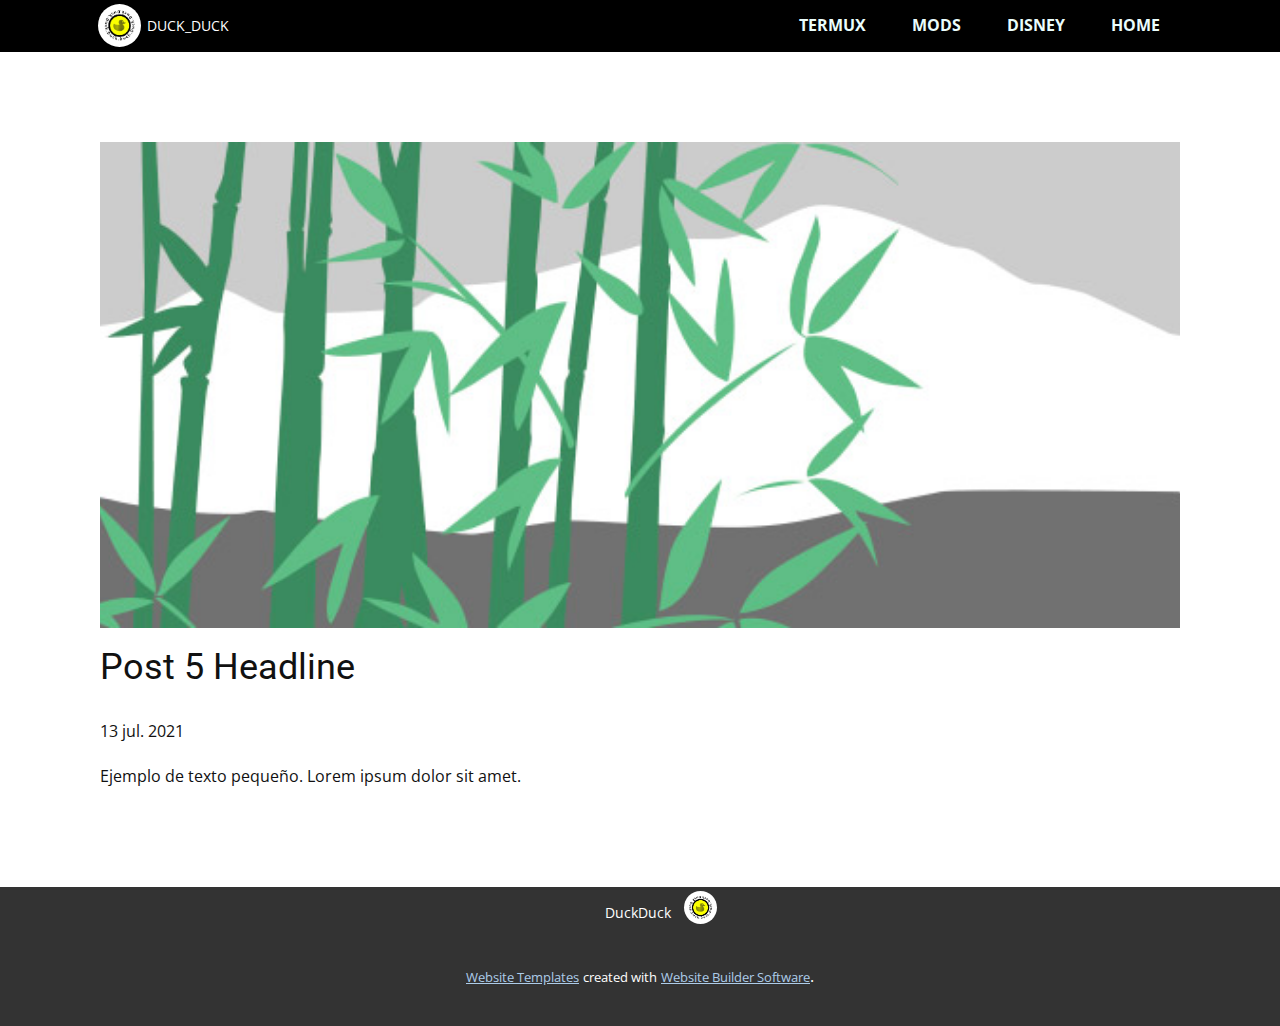
<file: blog/enviar-4.html>
<!doctype html>
<html style="font-size: 16px;" lang="es"><head>
    <meta name="viewport" content="width=device-width, initial-scale=1.0">
    <meta charset="utf-8">
    <meta name="keywords" content="Post 1 Headline">
    <meta name="description" content="">
    <meta name="page_type" content="np-template-header-footer-from-plugin">
    <title>Post 5 Headline</title>
    <link rel="stylesheet" href="../nicepage.css" media="screen">
<link rel="stylesheet" href="../Post-Template.css" media="screen">
    <script class="u-script" type="text/javascript" src="../jquery.js" defer=""></script>
    <script class="u-script" type="text/javascript" src="../nicepage.js" defer=""></script>
    <meta name="generator" content="Nicepage 3.21.3, nicepage.com">
    <link id="u-theme-google-font" rel="stylesheet" href="https://fonts.googleapis.com/css?family=Roboto:100,100i,300,300i,400,400i,500,500i,700,700i,900,900i|Open+Sans:300,300i,400,400i,600,600i,700,700i,800,800i">
    
    
    <script type="application/ld+json">{
		"@context": "http://schema.org",
		"@type": "Organization",
		"name": "Site1"
}</script>
    <meta name="theme-color" content="#478ac9">
    <meta property="og:title" content="Post Template">
    <meta property="og:description" content="">
    <meta property="og:type" content="website">
  </head>
  <body class="u-body"><header class="u-black u-header u-sticky u-sticky-8145" id="sec-2479" data-animation-name="" data-animation-duration="0" data-animation-delay="0" data-animation-direction=""><div class="u-clearfix u-sheet u-valign-middle-lg u-valign-middle-xl u-sheet-1">
        <nav data-position="" class="u-menu u-menu-dropdown u-offcanvas u-menu-1">
          <div class="menu-collapse" style="font-size: 1rem; letter-spacing: 0px; font-weight: 700; text-transform: uppercase;">
            <a class="u-button-style u-custom-active-border-color u-custom-active-color u-custom-border u-custom-border-color u-custom-border-radius u-custom-borders u-custom-hover-border-color u-custom-hover-color u-custom-left-right-menu-spacing u-custom-padding-bottom u-custom-text-active-color u-custom-text-color u-custom-text-hover-color u-custom-top-bottom-menu-spacing u-nav-link" href="#" style="padding: 2px 0px; font-size: calc(1em + 4px);">
              <svg><use xmlns:xlink="http://www.w3.org/1999/xlink" xlink:href="#menu-hamburger"></use></svg>
              <svg version="1.1" xmlns="http://www.w3.org/2000/svg" xmlns:xlink="http://www.w3.org/1999/xlink"><defs><symbol id="menu-hamburger" viewBox="0 0 16 16" style="width: 16px; height: 16px;"><rect y="1" width="16" height="2"></rect><rect y="7" width="16" height="2"></rect><rect y="13" width="16" height="2"></rect>
</symbol>
</defs></svg>
            </a>
          </div>
          <div class="u-custom-menu u-nav-container">
            <ul class="u-nav u-spacing-2 u-unstyled u-nav-1"><li class="u-nav-item"><a class="u-border-2 u-border-active-white u-border-hover-palette-1-light-3 u-button-style u-nav-link u-radius-50 u-text-active-white u-text-hover-palette-5-light-2 u-text-palette-4-light-3" href="../Termux.html" style="padding: 10px 20px;">Termux</a>
</li><li class="u-nav-item"><a class="u-border-2 u-border-active-white u-border-hover-palette-1-light-3 u-button-style u-nav-link u-radius-50 u-text-active-white u-text-hover-palette-5-light-2 u-text-palette-4-light-3" href="../Mods.html" style="padding: 10px 20px;">Mods</a>
</li><li class="u-nav-item"><a class="u-border-2 u-border-active-white u-border-hover-palette-1-light-3 u-button-style u-nav-link u-radius-50 u-text-active-white u-text-hover-palette-5-light-2 u-text-palette-4-light-3" href="../Disney.html" style="padding: 10px 20px;">Disney</a>
</li><li class="u-nav-item"><a class="u-border-2 u-border-active-white u-border-hover-palette-1-light-3 u-button-style u-nav-link u-radius-50 u-text-active-white u-text-hover-palette-5-light-2 u-text-palette-4-light-3" href="../Home.html" style="padding: 10px 20px;">Home</a>
</li></ul>
          </div>
          <div class="u-custom-menu u-nav-container-collapse">
            <div class="u-black u-container-style u-inner-container-layout u-opacity u-opacity-95 u-sidenav">
              <div class="u-sidenav-overflow">
                <div class="u-menu-close"></div>
                <ul class="u-align-center u-nav u-popupmenu-items u-unstyled u-nav-2"><li class="u-nav-item"><a class="u-button-style u-nav-link" href="../Termux.html" style="padding: 10px 20px;">Termux</a>
</li><li class="u-nav-item"><a class="u-button-style u-nav-link" href="../Mods.html" style="padding: 10px 20px;">Mods</a>
</li><li class="u-nav-item"><a class="u-button-style u-nav-link" href="../Disney.html" style="padding: 10px 20px;">Disney</a>
</li><li class="u-nav-item"><a class="u-button-style u-nav-link" href="../Home.html" style="padding: 10px 20px;">Home</a>
</li></ul>
              </div>
            </div>
            <div class="u-black u-menu-overlay u-opacity u-opacity-70"></div>
          </div>
        </nav>
        <div class="u-image u-image-circle u-image-1" alt="" data-image-width="283" data-image-height="241"></div>
        <p class="u-small-text u-text u-text-default u-text-variant u-text-1">DUCK_DUCK</p>
      </div></header>
    <section class="u-align-center u-clearfix u-section-1" id="sec-55c0">
      <div class="u-clearfix u-sheet u-valign-middle-md u-valign-middle-sm u-valign-middle-xs u-sheet-1"><!--post_details--><!--post_details_options_json--><!--{"source":""}--><!--/post_details_options_json--><!--blog_post-->
        <div class="u-container-style u-expanded-width u-post-details u-post-details-1">
          <div class="u-container-layout u-valign-middle u-container-layout-1"><!--blog_post_image-->
            <img alt="" class="u-blog-control u-expanded-width u-image u-image-default u-image-1" src="[data-uri]"><!--/blog_post_image--><!--blog_post_header-->
            <h2 class="u-blog-control u-text u-text-1">Post 5 Headline</h2><!--/blog_post_header--><!--blog_post_metadata-->
            <div class="u-blog-control u-metadata u-metadata-1"><!--blog_post_metadata_date-->
              <span class="u-meta-date u-meta-icon">13 jul. 2021</span><!--/blog_post_metadata_date--><!--blog_post_metadata_category-->
              <!--/blog_post_metadata_category--><!--blog_post_metadata_comments-->
              <!--/blog_post_metadata_comments-->
            </div><!--/blog_post_metadata--><!--blog_post_content-->
            <div class="u-align-justify u-blog-control u-post-content u-text u-text-2 fr-view">
  Ejemplo de texto pequeño. Lorem ipsum dolor sit amet.
  </div><!--/blog_post_content-->
          </div>
        </div><!--/blog_post--><!--/post_details-->
      </div>
    </section>
    
    
    <footer class="u-align-center u-clearfix u-footer u-grey-80 u-footer" id="sec-d262"><div class="u-clearfix u-sheet u-sheet-1">
        <p class="u-small-text u-text u-text-variant u-text-1">DuckDuck&nbsp;</p>
        <div class="u-image u-image-circle u-image-1" alt="" data-image-width="283" data-image-height="241"></div>
      </div></footer>
    <section class="u-backlink u-clearfix u-grey-80">
      <a class="u-link" href="https://nicepage.com/website-templates" target="_blank">
        <span>Website Templates</span>
      </a>
      <p class="u-text">
        <span>created with</span>
      </p>
      <a class="u-link" href="https://nicepage.com/" target="_blank">
        <span>Website Builder Software</span>
      </a>. 
    </section>
  
</body></html>
</file>
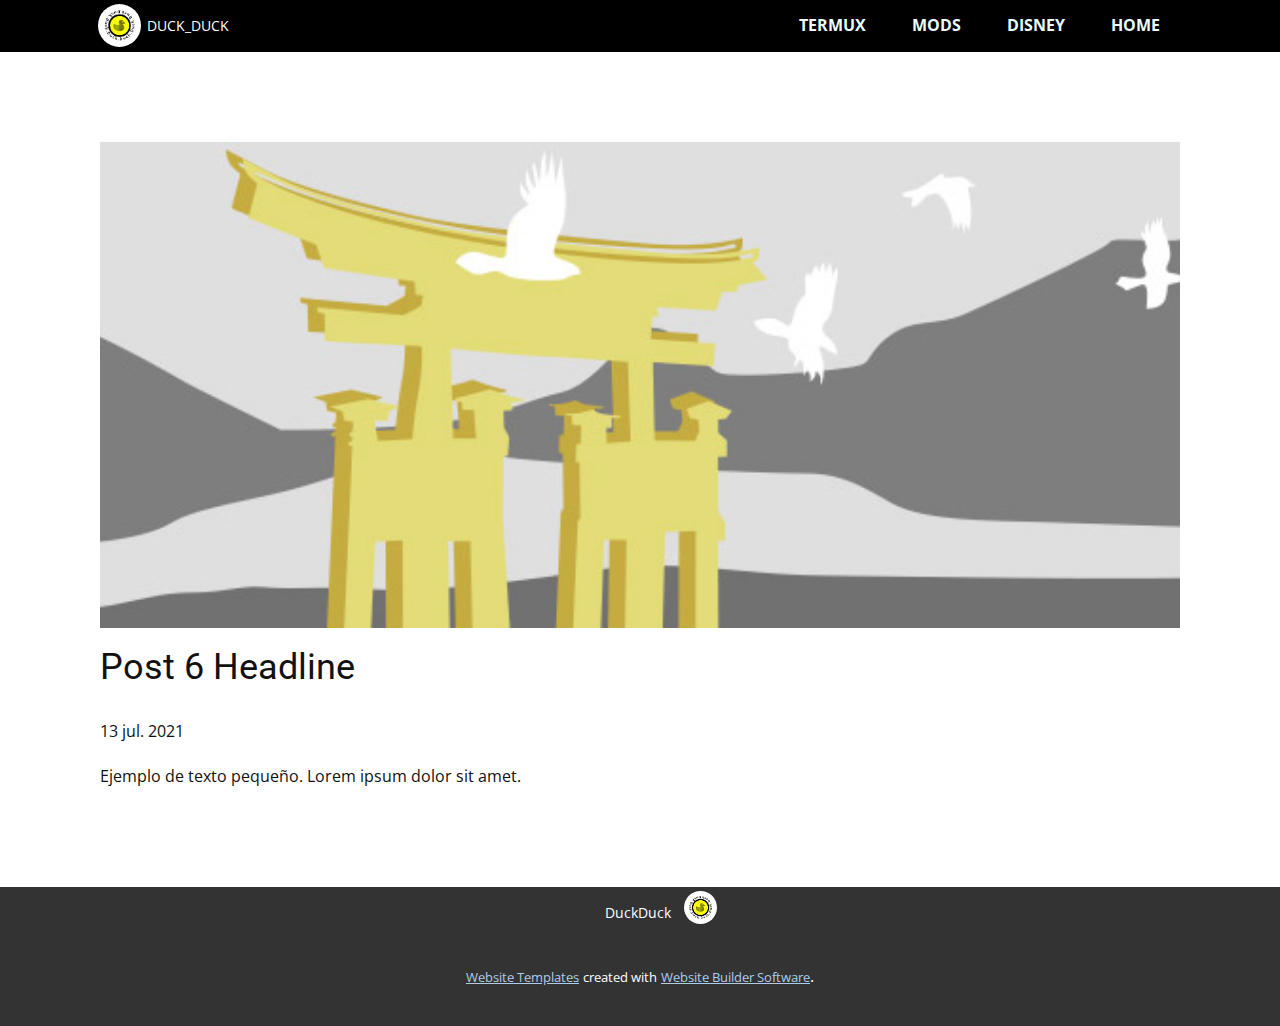
<file: blog/enviar-5.html>
<!doctype html>
<html style="font-size: 16px;" lang="es"><head>
    <meta name="viewport" content="width=device-width, initial-scale=1.0">
    <meta charset="utf-8">
    <meta name="keywords" content="Post 1 Headline">
    <meta name="description" content="">
    <meta name="page_type" content="np-template-header-footer-from-plugin">
    <title>Post 6 Headline</title>
    <link rel="stylesheet" href="../nicepage.css" media="screen">
<link rel="stylesheet" href="../Post-Template.css" media="screen">
    <script class="u-script" type="text/javascript" src="../jquery.js" defer=""></script>
    <script class="u-script" type="text/javascript" src="../nicepage.js" defer=""></script>
    <meta name="generator" content="Nicepage 3.21.3, nicepage.com">
    <link id="u-theme-google-font" rel="stylesheet" href="https://fonts.googleapis.com/css?family=Roboto:100,100i,300,300i,400,400i,500,500i,700,700i,900,900i|Open+Sans:300,300i,400,400i,600,600i,700,700i,800,800i">
    
    
    <script type="application/ld+json">{
		"@context": "http://schema.org",
		"@type": "Organization",
		"name": "Site1"
}</script>
    <meta name="theme-color" content="#478ac9">
    <meta property="og:title" content="Post Template">
    <meta property="og:description" content="">
    <meta property="og:type" content="website">
  </head>
  <body class="u-body"><header class="u-black u-header u-sticky u-sticky-8145" id="sec-2479" data-animation-name="" data-animation-duration="0" data-animation-delay="0" data-animation-direction=""><div class="u-clearfix u-sheet u-valign-middle-lg u-valign-middle-xl u-sheet-1">
        <nav data-position="" class="u-menu u-menu-dropdown u-offcanvas u-menu-1">
          <div class="menu-collapse" style="font-size: 1rem; letter-spacing: 0px; font-weight: 700; text-transform: uppercase;">
            <a class="u-button-style u-custom-active-border-color u-custom-active-color u-custom-border u-custom-border-color u-custom-border-radius u-custom-borders u-custom-hover-border-color u-custom-hover-color u-custom-left-right-menu-spacing u-custom-padding-bottom u-custom-text-active-color u-custom-text-color u-custom-text-hover-color u-custom-top-bottom-menu-spacing u-nav-link" href="#" style="padding: 2px 0px; font-size: calc(1em + 4px);">
              <svg><use xmlns:xlink="http://www.w3.org/1999/xlink" xlink:href="#menu-hamburger"></use></svg>
              <svg version="1.1" xmlns="http://www.w3.org/2000/svg" xmlns:xlink="http://www.w3.org/1999/xlink"><defs><symbol id="menu-hamburger" viewBox="0 0 16 16" style="width: 16px; height: 16px;"><rect y="1" width="16" height="2"></rect><rect y="7" width="16" height="2"></rect><rect y="13" width="16" height="2"></rect>
</symbol>
</defs></svg>
            </a>
          </div>
          <div class="u-custom-menu u-nav-container">
            <ul class="u-nav u-spacing-2 u-unstyled u-nav-1"><li class="u-nav-item"><a class="u-border-2 u-border-active-white u-border-hover-palette-1-light-3 u-button-style u-nav-link u-radius-50 u-text-active-white u-text-hover-palette-5-light-2 u-text-palette-4-light-3" href="../Termux.html" style="padding: 10px 20px;">Termux</a>
</li><li class="u-nav-item"><a class="u-border-2 u-border-active-white u-border-hover-palette-1-light-3 u-button-style u-nav-link u-radius-50 u-text-active-white u-text-hover-palette-5-light-2 u-text-palette-4-light-3" href="../Mods.html" style="padding: 10px 20px;">Mods</a>
</li><li class="u-nav-item"><a class="u-border-2 u-border-active-white u-border-hover-palette-1-light-3 u-button-style u-nav-link u-radius-50 u-text-active-white u-text-hover-palette-5-light-2 u-text-palette-4-light-3" href="../Disney.html" style="padding: 10px 20px;">Disney</a>
</li><li class="u-nav-item"><a class="u-border-2 u-border-active-white u-border-hover-palette-1-light-3 u-button-style u-nav-link u-radius-50 u-text-active-white u-text-hover-palette-5-light-2 u-text-palette-4-light-3" href="../Home.html" style="padding: 10px 20px;">Home</a>
</li></ul>
          </div>
          <div class="u-custom-menu u-nav-container-collapse">
            <div class="u-black u-container-style u-inner-container-layout u-opacity u-opacity-95 u-sidenav">
              <div class="u-sidenav-overflow">
                <div class="u-menu-close"></div>
                <ul class="u-align-center u-nav u-popupmenu-items u-unstyled u-nav-2"><li class="u-nav-item"><a class="u-button-style u-nav-link" href="../Termux.html" style="padding: 10px 20px;">Termux</a>
</li><li class="u-nav-item"><a class="u-button-style u-nav-link" href="../Mods.html" style="padding: 10px 20px;">Mods</a>
</li><li class="u-nav-item"><a class="u-button-style u-nav-link" href="../Disney.html" style="padding: 10px 20px;">Disney</a>
</li><li class="u-nav-item"><a class="u-button-style u-nav-link" href="../Home.html" style="padding: 10px 20px;">Home</a>
</li></ul>
              </div>
            </div>
            <div class="u-black u-menu-overlay u-opacity u-opacity-70"></div>
          </div>
        </nav>
        <div class="u-image u-image-circle u-image-1" alt="" data-image-width="283" data-image-height="241"></div>
        <p class="u-small-text u-text u-text-default u-text-variant u-text-1">DUCK_DUCK</p>
      </div></header>
    <section class="u-align-center u-clearfix u-section-1" id="sec-55c0">
      <div class="u-clearfix u-sheet u-valign-middle-md u-valign-middle-sm u-valign-middle-xs u-sheet-1"><!--post_details--><!--post_details_options_json--><!--{"source":""}--><!--/post_details_options_json--><!--blog_post-->
        <div class="u-container-style u-expanded-width u-post-details u-post-details-1">
          <div class="u-container-layout u-valign-middle u-container-layout-1"><!--blog_post_image-->
            <img alt="" class="u-blog-control u-expanded-width u-image u-image-default u-image-1" src="[data-uri]"><!--/blog_post_image--><!--blog_post_header-->
            <h2 class="u-blog-control u-text u-text-1">Post 6 Headline</h2><!--/blog_post_header--><!--blog_post_metadata-->
            <div class="u-blog-control u-metadata u-metadata-1"><!--blog_post_metadata_date-->
              <span class="u-meta-date u-meta-icon">13 jul. 2021</span><!--/blog_post_metadata_date--><!--blog_post_metadata_category-->
              <!--/blog_post_metadata_category--><!--blog_post_metadata_comments-->
              <!--/blog_post_metadata_comments-->
            </div><!--/blog_post_metadata--><!--blog_post_content-->
            <div class="u-align-justify u-blog-control u-post-content u-text u-text-2 fr-view">
  Ejemplo de texto pequeño. Lorem ipsum dolor sit amet.
  </div><!--/blog_post_content-->
          </div>
        </div><!--/blog_post--><!--/post_details-->
      </div>
    </section>
    
    
    <footer class="u-align-center u-clearfix u-footer u-grey-80 u-footer" id="sec-d262"><div class="u-clearfix u-sheet u-sheet-1">
        <p class="u-small-text u-text u-text-variant u-text-1">DuckDuck&nbsp;</p>
        <div class="u-image u-image-circle u-image-1" alt="" data-image-width="283" data-image-height="241"></div>
      </div></footer>
    <section class="u-backlink u-clearfix u-grey-80">
      <a class="u-link" href="https://nicepage.com/website-templates" target="_blank">
        <span>Website Templates</span>
      </a>
      <p class="u-text">
        <span>created with</span>
      </p>
      <a class="u-link" href="https://nicepage.com/" target="_blank">
        <span>Website Builder Software</span>
      </a>. 
    </section>
  
</body></html>
</file>
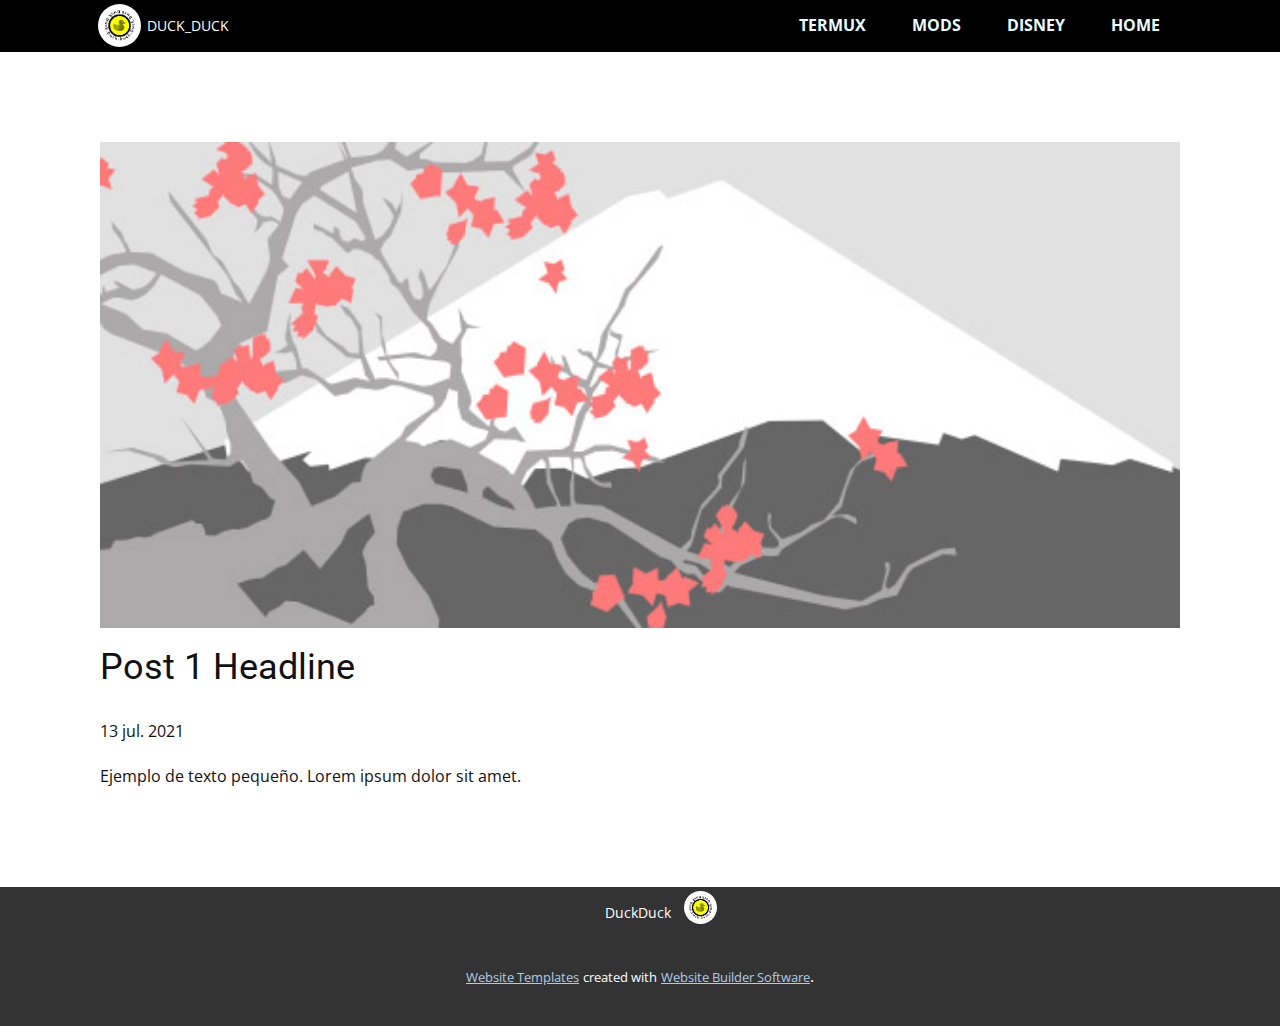
<file: blog/enviar.html>
<!doctype html>
<html style="font-size: 16px;" lang="es"><head>
    <meta name="viewport" content="width=device-width, initial-scale=1.0">
    <meta charset="utf-8">
    <meta name="keywords" content="Post 1 Headline">
    <meta name="description" content="">
    <meta name="page_type" content="np-template-header-footer-from-plugin">
    <title>Post 1 Headline</title>
    <link rel="stylesheet" href="../nicepage.css" media="screen">
<link rel="stylesheet" href="../Post-Template.css" media="screen">
    <script class="u-script" type="text/javascript" src="../jquery.js" defer=""></script>
    <script class="u-script" type="text/javascript" src="../nicepage.js" defer=""></script>
    <meta name="generator" content="Nicepage 3.21.3, nicepage.com">
    <link id="u-theme-google-font" rel="stylesheet" href="https://fonts.googleapis.com/css?family=Roboto:100,100i,300,300i,400,400i,500,500i,700,700i,900,900i|Open+Sans:300,300i,400,400i,600,600i,700,700i,800,800i">
    
    
    <script type="application/ld+json">{
		"@context": "http://schema.org",
		"@type": "Organization",
		"name": "Site1"
}</script>
    <meta name="theme-color" content="#478ac9">
    <meta property="og:title" content="Post Template">
    <meta property="og:description" content="">
    <meta property="og:type" content="website">
  </head>
  <body class="u-body"><header class="u-black u-header u-sticky u-sticky-8145" id="sec-2479" data-animation-name="" data-animation-duration="0" data-animation-delay="0" data-animation-direction=""><div class="u-clearfix u-sheet u-valign-middle-lg u-valign-middle-xl u-sheet-1">
        <nav data-position="" class="u-menu u-menu-dropdown u-offcanvas u-menu-1">
          <div class="menu-collapse" style="font-size: 1rem; letter-spacing: 0px; font-weight: 700; text-transform: uppercase;">
            <a class="u-button-style u-custom-active-border-color u-custom-active-color u-custom-border u-custom-border-color u-custom-border-radius u-custom-borders u-custom-hover-border-color u-custom-hover-color u-custom-left-right-menu-spacing u-custom-padding-bottom u-custom-text-active-color u-custom-text-color u-custom-text-hover-color u-custom-top-bottom-menu-spacing u-nav-link" href="#" style="padding: 2px 0px; font-size: calc(1em + 4px);">
              <svg><use xmlns:xlink="http://www.w3.org/1999/xlink" xlink:href="#menu-hamburger"></use></svg>
              <svg version="1.1" xmlns="http://www.w3.org/2000/svg" xmlns:xlink="http://www.w3.org/1999/xlink"><defs><symbol id="menu-hamburger" viewBox="0 0 16 16" style="width: 16px; height: 16px;"><rect y="1" width="16" height="2"></rect><rect y="7" width="16" height="2"></rect><rect y="13" width="16" height="2"></rect>
</symbol>
</defs></svg>
            </a>
          </div>
          <div class="u-custom-menu u-nav-container">
            <ul class="u-nav u-spacing-2 u-unstyled u-nav-1"><li class="u-nav-item"><a class="u-border-2 u-border-active-white u-border-hover-palette-1-light-3 u-button-style u-nav-link u-radius-50 u-text-active-white u-text-hover-palette-5-light-2 u-text-palette-4-light-3" href="../Termux.html" style="padding: 10px 20px;">Termux</a>
</li><li class="u-nav-item"><a class="u-border-2 u-border-active-white u-border-hover-palette-1-light-3 u-button-style u-nav-link u-radius-50 u-text-active-white u-text-hover-palette-5-light-2 u-text-palette-4-light-3" href="../Mods.html" style="padding: 10px 20px;">Mods</a>
</li><li class="u-nav-item"><a class="u-border-2 u-border-active-white u-border-hover-palette-1-light-3 u-button-style u-nav-link u-radius-50 u-text-active-white u-text-hover-palette-5-light-2 u-text-palette-4-light-3" href="../Disney.html" style="padding: 10px 20px;">Disney</a>
</li><li class="u-nav-item"><a class="u-border-2 u-border-active-white u-border-hover-palette-1-light-3 u-button-style u-nav-link u-radius-50 u-text-active-white u-text-hover-palette-5-light-2 u-text-palette-4-light-3" href="../Home.html" style="padding: 10px 20px;">Home</a>
</li></ul>
          </div>
          <div class="u-custom-menu u-nav-container-collapse">
            <div class="u-black u-container-style u-inner-container-layout u-opacity u-opacity-95 u-sidenav">
              <div class="u-sidenav-overflow">
                <div class="u-menu-close"></div>
                <ul class="u-align-center u-nav u-popupmenu-items u-unstyled u-nav-2"><li class="u-nav-item"><a class="u-button-style u-nav-link" href="../Termux.html" style="padding: 10px 20px;">Termux</a>
</li><li class="u-nav-item"><a class="u-button-style u-nav-link" href="../Mods.html" style="padding: 10px 20px;">Mods</a>
</li><li class="u-nav-item"><a class="u-button-style u-nav-link" href="../Disney.html" style="padding: 10px 20px;">Disney</a>
</li><li class="u-nav-item"><a class="u-button-style u-nav-link" href="../Home.html" style="padding: 10px 20px;">Home</a>
</li></ul>
              </div>
            </div>
            <div class="u-black u-menu-overlay u-opacity u-opacity-70"></div>
          </div>
        </nav>
        <div class="u-image u-image-circle u-image-1" alt="" data-image-width="283" data-image-height="241"></div>
        <p class="u-small-text u-text u-text-default u-text-variant u-text-1">DUCK_DUCK</p>
      </div></header>
    <section class="u-align-center u-clearfix u-section-1" id="sec-55c0">
      <div class="u-clearfix u-sheet u-valign-middle-md u-valign-middle-sm u-valign-middle-xs u-sheet-1"><!--post_details--><!--post_details_options_json--><!--{"source":""}--><!--/post_details_options_json--><!--blog_post-->
        <div class="u-container-style u-expanded-width u-post-details u-post-details-1">
          <div class="u-container-layout u-valign-middle u-container-layout-1"><!--blog_post_image-->
            <img alt="" class="u-blog-control u-expanded-width u-image u-image-default u-image-1" src="[data-uri]"><!--/blog_post_image--><!--blog_post_header-->
            <h2 class="u-blog-control u-text u-text-1">Post 1 Headline</h2><!--/blog_post_header--><!--blog_post_metadata-->
            <div class="u-blog-control u-metadata u-metadata-1"><!--blog_post_metadata_date-->
              <span class="u-meta-date u-meta-icon">13 jul. 2021</span><!--/blog_post_metadata_date--><!--blog_post_metadata_category-->
              <!--/blog_post_metadata_category--><!--blog_post_metadata_comments-->
              <!--/blog_post_metadata_comments-->
            </div><!--/blog_post_metadata--><!--blog_post_content-->
            <div class="u-align-justify u-blog-control u-post-content u-text u-text-2 fr-view">
  Ejemplo de texto pequeño. Lorem ipsum dolor sit amet.
  </div><!--/blog_post_content-->
          </div>
        </div><!--/blog_post--><!--/post_details-->
      </div>
    </section>
    
    
    <footer class="u-align-center u-clearfix u-footer u-grey-80 u-footer" id="sec-d262"><div class="u-clearfix u-sheet u-sheet-1">
        <p class="u-small-text u-text u-text-variant u-text-1">DuckDuck&nbsp;</p>
        <div class="u-image u-image-circle u-image-1" alt="" data-image-width="283" data-image-height="241"></div>
      </div></footer>
    <section class="u-backlink u-clearfix u-grey-80">
      <a class="u-link" href="https://nicepage.com/website-templates" target="_blank">
        <span>Website Templates</span>
      </a>
      <p class="u-text">
        <span>created with</span>
      </p>
      <a class="u-link" href="https://nicepage.com/" target="_blank">
        <span>Website Builder Software</span>
      </a>. 
    </section>
  
</body></html>
</file>
